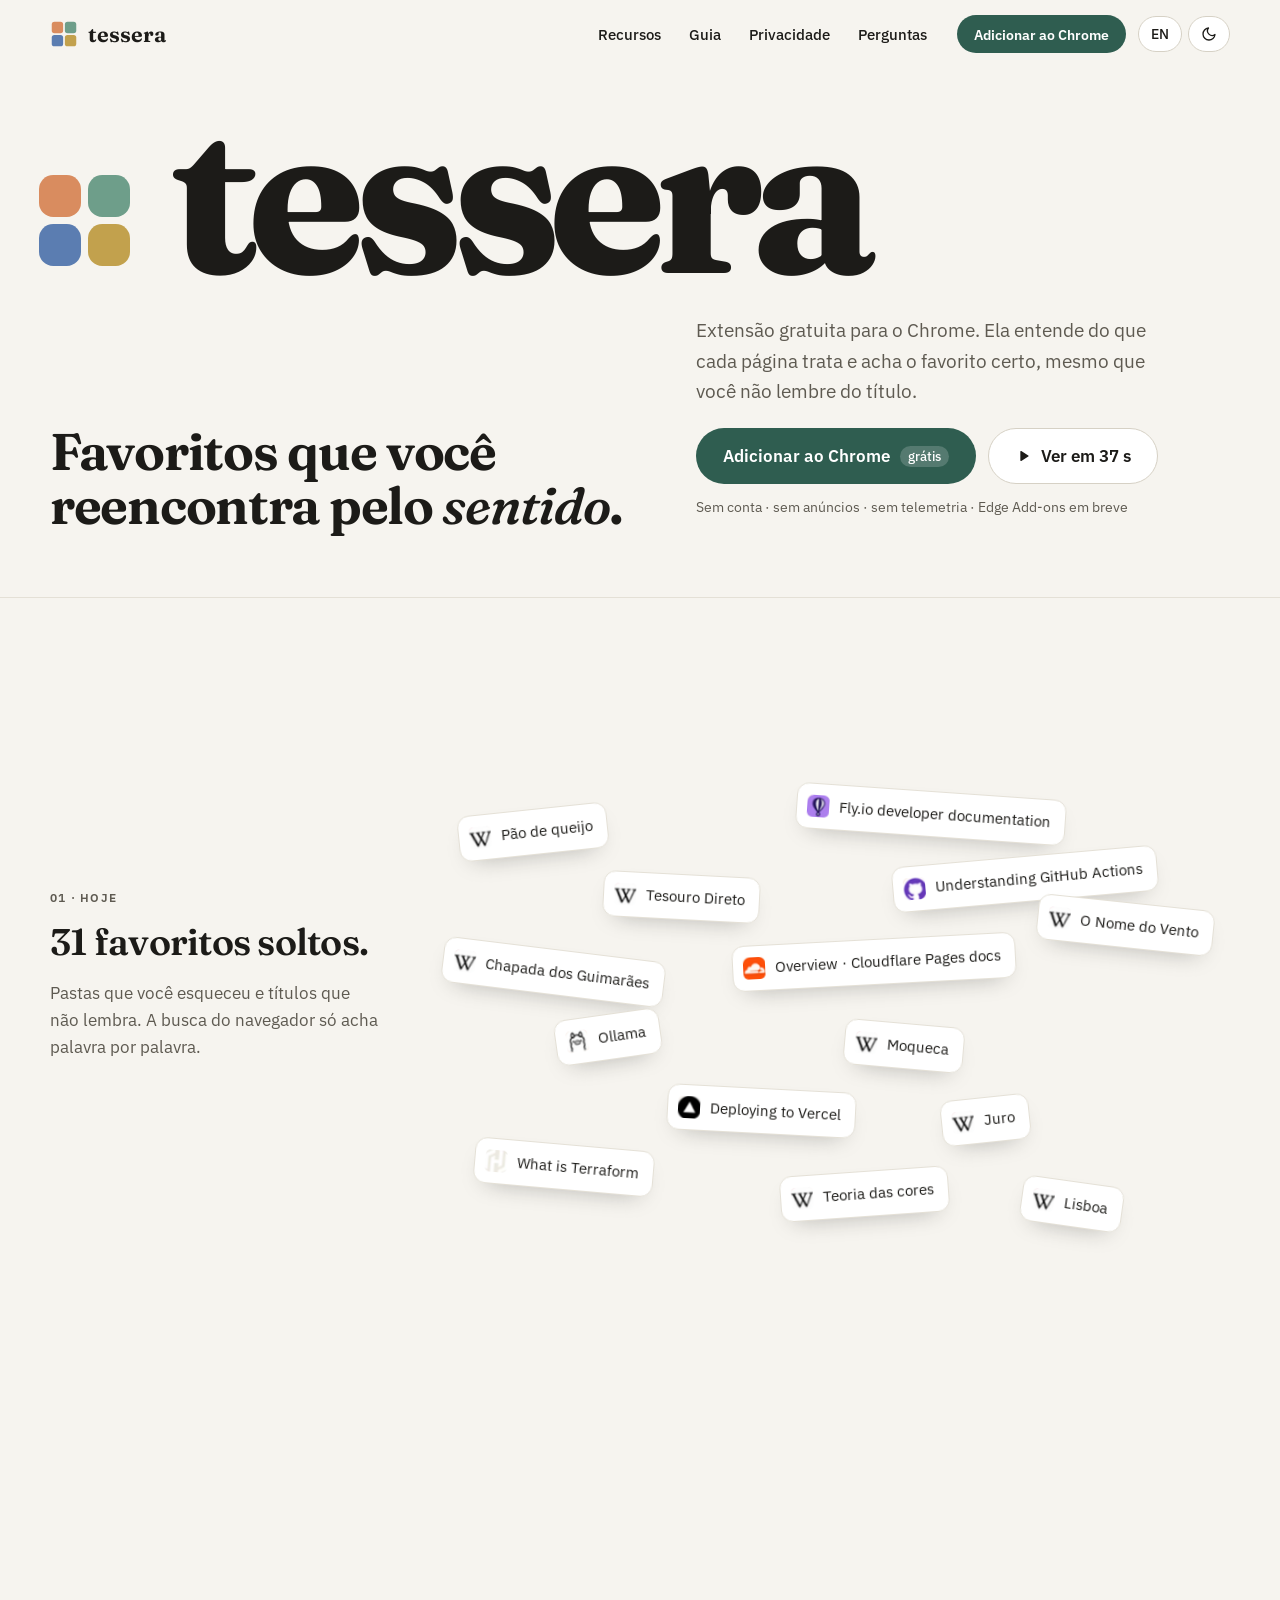
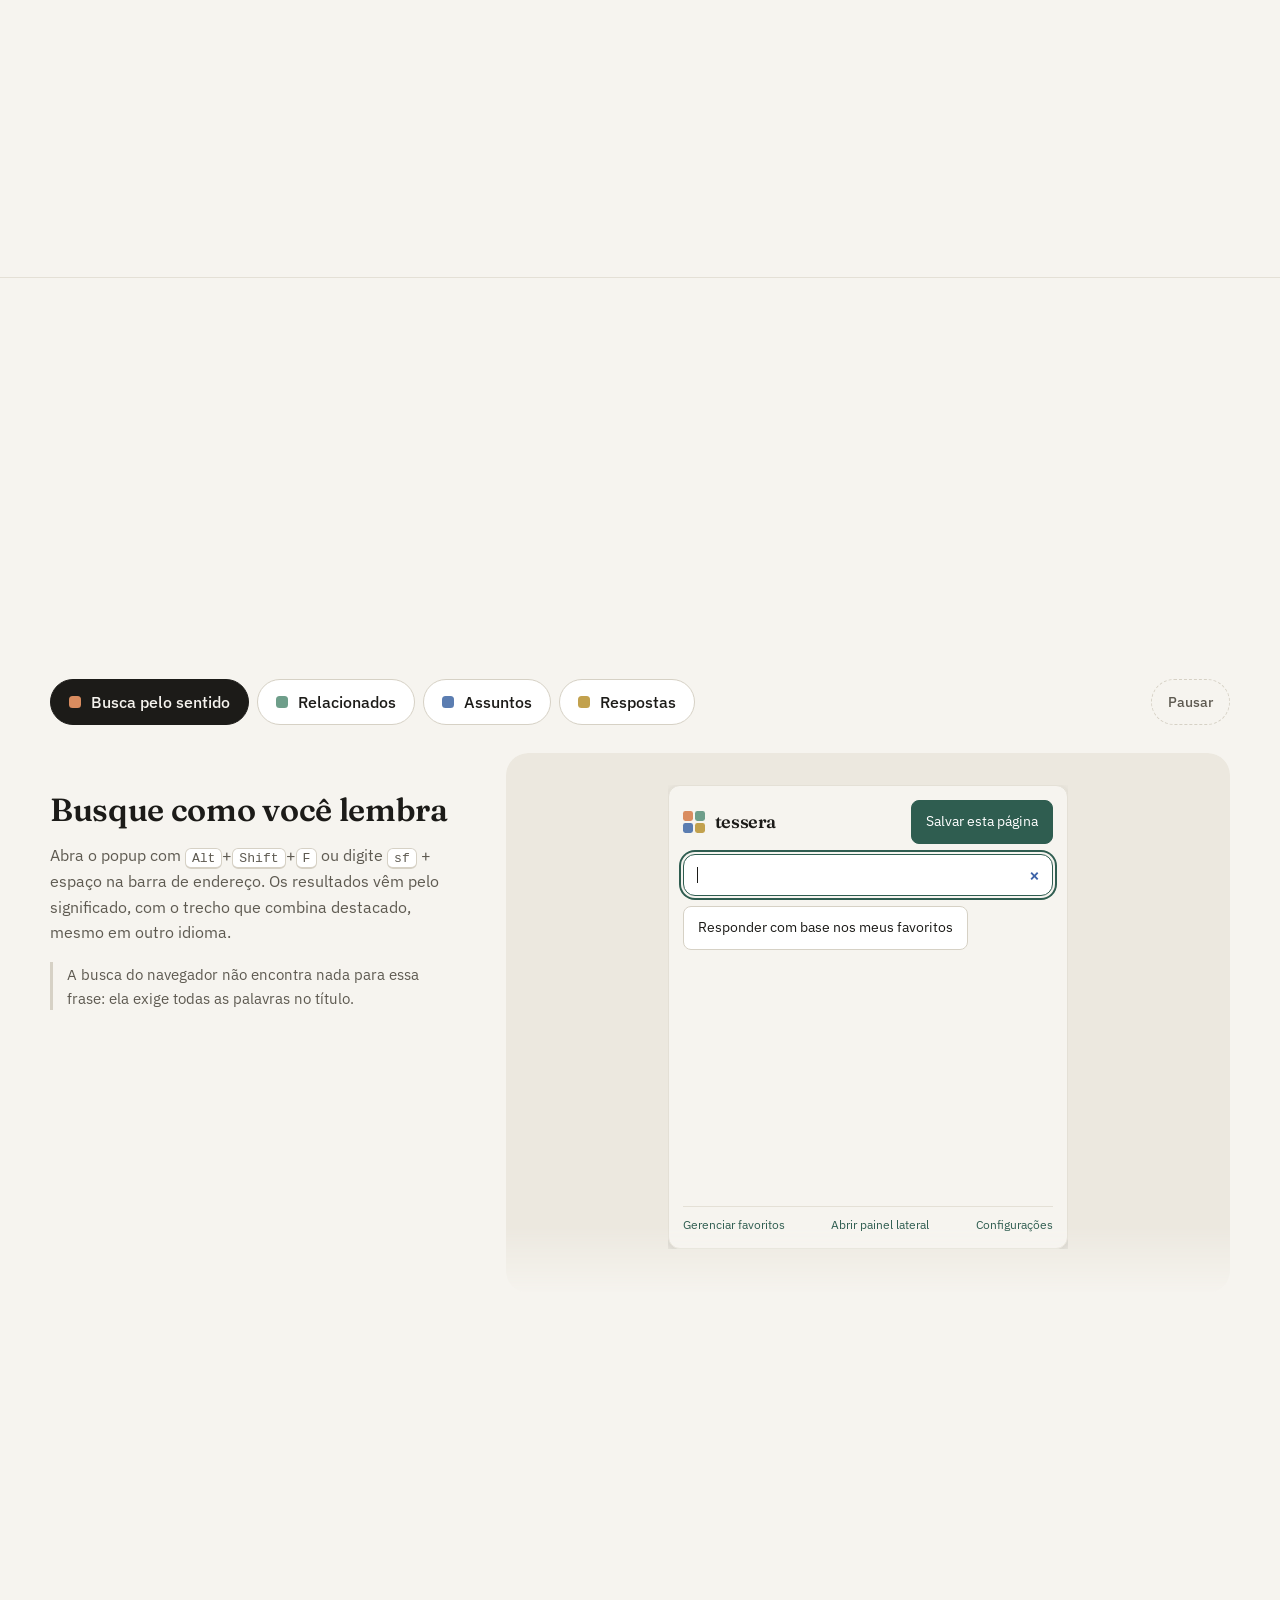
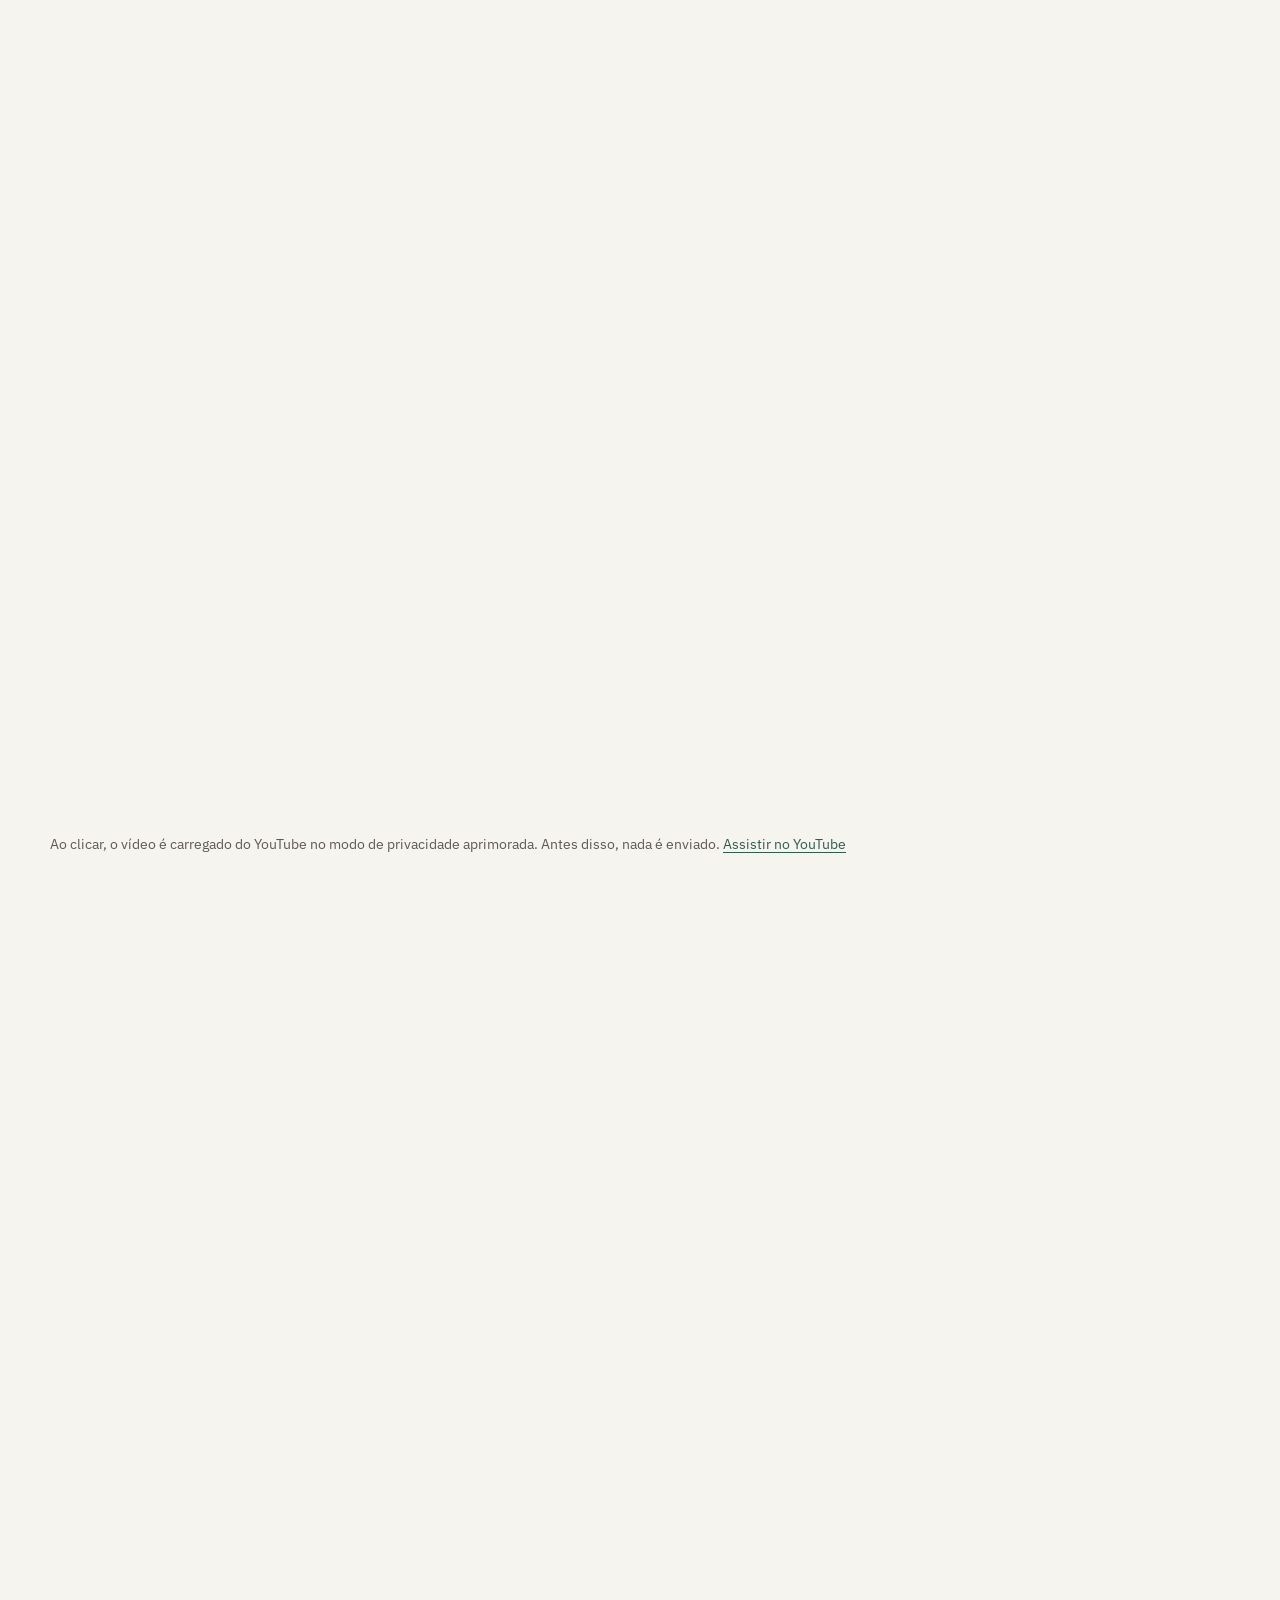
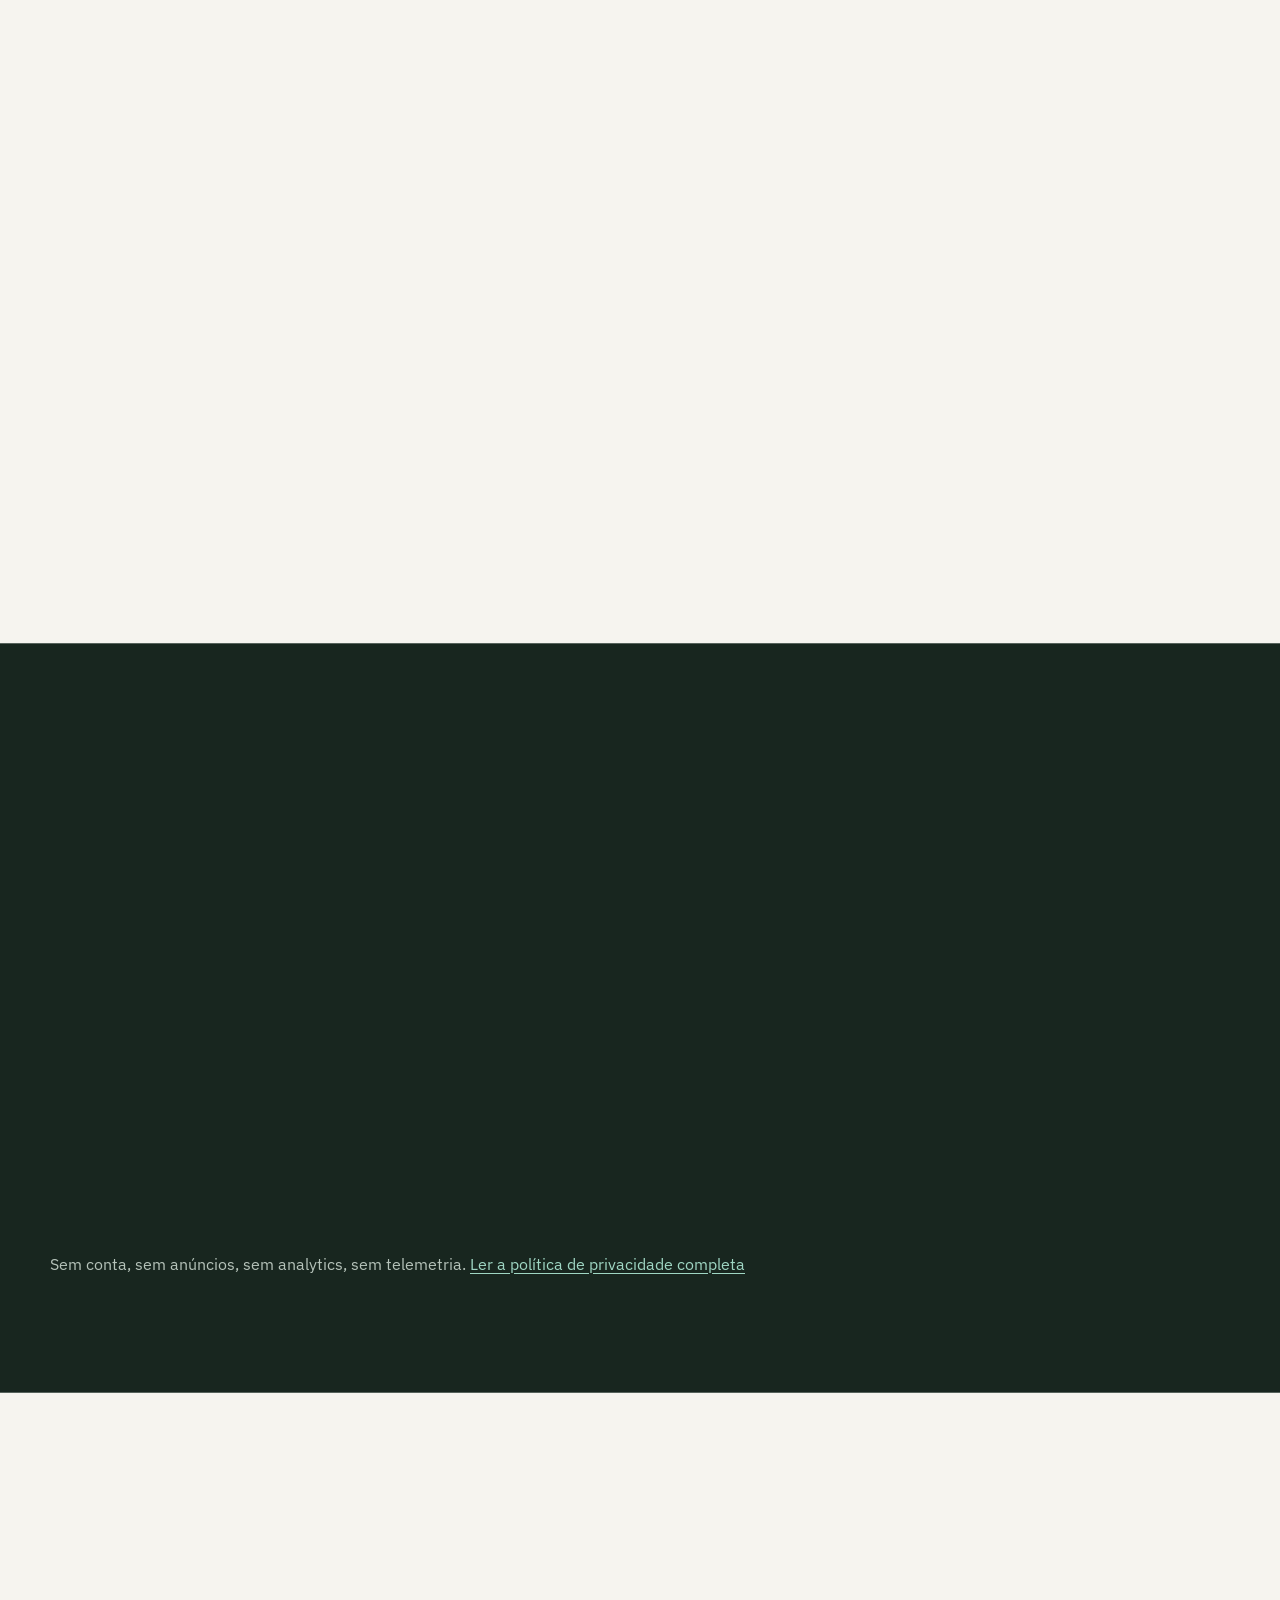
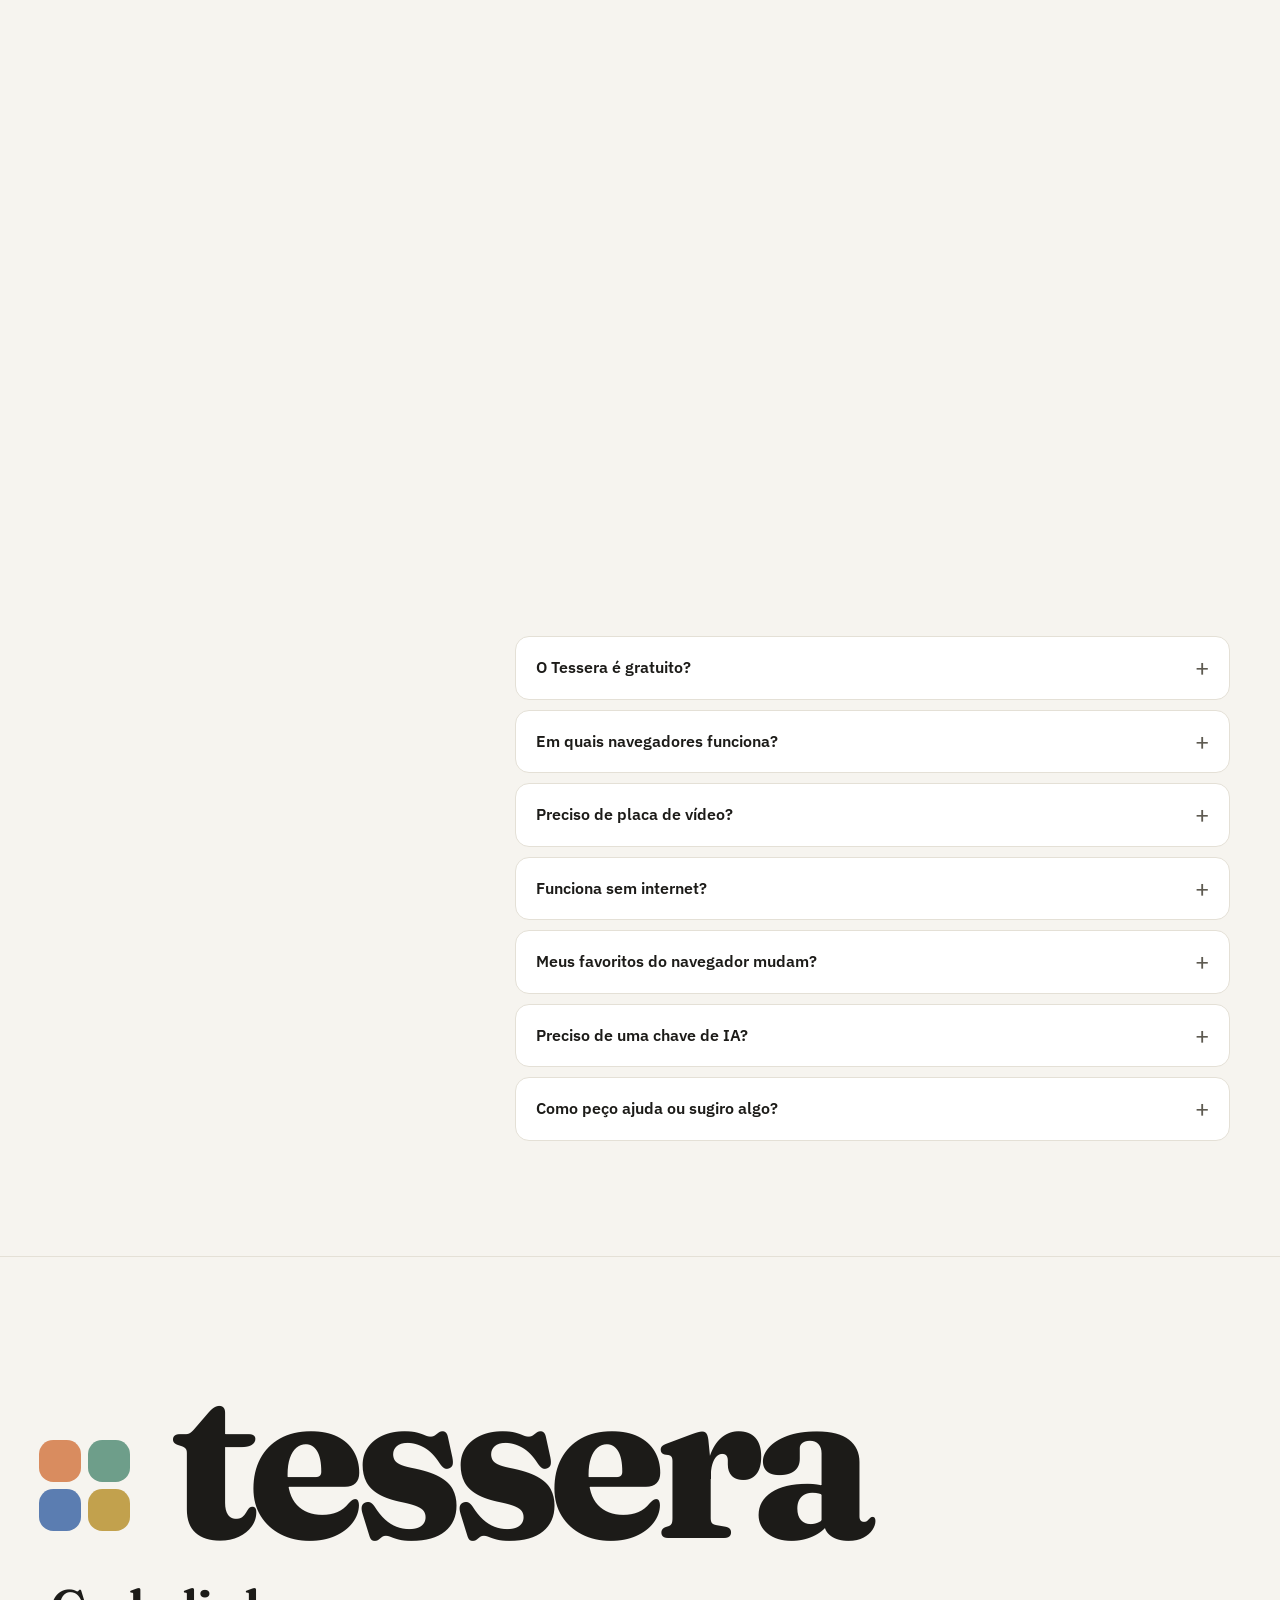
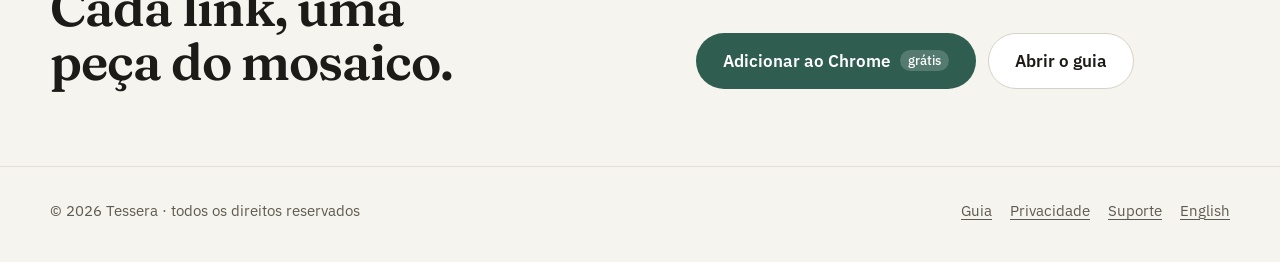
<file: index.html>
<!doctype html>
<html lang="pt-BR">
<head>
  <meta charset="utf-8">
  <meta name="viewport" content="width=device-width, initial-scale=1">
  <meta http-equiv="Content-Security-Policy" content="default-src 'self'; img-src 'self'; style-src 'self'; font-src 'self'; script-src 'self' 'sha256-xH2mcu5pQ/X+diC8rg2Joe4mghK6CAMMzoD2H6qysR8='; frame-src https://www.youtube-nocookie.com; object-src 'none'; base-uri 'none'; form-action 'none'">
  <meta name="referrer" content="no-referrer">
  <title>Tessera — favoritos que você reencontra pelo sentido</title>
  <meta name="description" content="Extensão gratuita para Chrome e Edge: descreva o que precisa e reencontre seus favoritos pelo sentido. Relacionados à página aberta, assuntos automáticos e tudo no seu computador.">
  <link rel="canonical" href="https://casheiro.github.io/tessera/">
  <link rel="alternate" hreflang="pt-BR" href="https://casheiro.github.io/tessera/">
  <link rel="alternate" hreflang="en" href="https://casheiro.github.io/tessera/en/">
  <meta property="og:type" content="website">
  <meta property="og:title" content="Tessera — favoritos que você reencontra pelo sentido">
  <meta property="og:description" content="Busca por significado, relacionados à página aberta e assuntos que nascem dos seus favoritos. Tudo no seu computador.">
  <meta property="og:image" content="https://casheiro.github.io/tessera/assets/img/pt-BR/og.png">
  <meta property="og:locale" content="pt_BR">
  <meta name="twitter:card" content="summary_large_image">
  <meta name="theme-color" content="#f6f4ef">
  <link rel="icon" href="assets/img/tessera.svg" type="image/svg+xml">
  <link rel="icon" href="assets/img/favicon-32.png" sizes="32x32" type="image/png">
  <link rel="apple-touch-icon" href="assets/img/icon-128.png">
  <link rel="preload" href="assets/fonts/fraunces-latin-wght-normal.woff2" as="font" type="font/woff2" crossorigin>
  <link rel="preload" href="assets/fonts/fraunces-latin-wght-italic.woff2" as="font" type="font/woff2" crossorigin>
  <link rel="stylesheet" href="assets/site.css">
  <script>try{var t=localStorage.getItem('tessera-theme');if(t)document.documentElement.dataset.theme=t}catch(e){}</script>
  <script src="assets/site.js" defer></script>
</head>
<body>
  <a class="skip" href="#conteudo">Pular para o conteúdo</a>

  <header class="site-header">
    <div class="wrap">
      <a class="brand" href="./" aria-label="Tessera, página inicial"><img src="assets/img/tessera.svg" alt="" width="28" height="28">tessera</a>
      <nav class="nav" id="nav" aria-label="Principal">
        <a href="#recursos">Recursos</a>
        <a href="guia/">Guia</a>
        <a href="privacidade/">Privacidade</a>
        <a href="#perguntas">Perguntas</a>
      </nav>
      <div class="tools">
        <a class="btn btn-primary btn-sm head-cta" href="https://chromewebstore.google.com/detail/chaphnhnfeidmgclakdmckdgfohoochd">Adicionar ao Chrome</a>
        <a class="chip" href="en/" hreflang="en" lang="en" aria-label="English version">EN</a>
        <button class="chip" type="button" data-theme-toggle aria-label="Tema escuro">
          <svg data-icon="moon" viewBox="0 0 24 24" fill="none" stroke="currentColor" stroke-width="2" stroke-linecap="round" stroke-linejoin="round" aria-hidden="true"><path d="M21 12.8A9 9 0 1 1 11.2 3a7 7 0 0 0 9.8 9.8z"/></svg>
          <svg data-icon="sun" hidden viewBox="0 0 24 24" fill="none" stroke="currentColor" stroke-width="2" stroke-linecap="round" aria-hidden="true"><circle cx="12" cy="12" r="4"/><path d="M12 2v2M12 20v2M4.9 4.9l1.4 1.4M17.7 17.7l1.4 1.4M2 12h2M20 12h2M4.9 19.1l1.4-1.4M17.7 6.3l1.4-1.4"/></svg>
        </button>
        <button class="chip menu-btn" type="button" aria-expanded="false" aria-controls="nav" aria-label="Menu">
          <svg viewBox="0 0 24 24" fill="none" stroke="currentColor" stroke-width="2" stroke-linecap="round" aria-hidden="true"><path d="M4 7h16M4 12h16M4 17h16"/></svg>
        </button>
      </div>
    </div>
  </header>

  <main id="conteudo">
    <section class="hero" aria-labelledby="hero-title">
      <div class="wrap">
        <p class="wordmark" aria-hidden="true"><span class="mark"><i class="c1"></i><i class="c2"></i><i class="c3"></i><i class="c4"></i></span>tessera</p>
        <div class="hero-row">
          <h1 id="hero-title" class="display"><span class="sr-only">Tessera: </span>Favoritos que você reencontra pelo <em>sentido</em>.</h1>
          <div>
            <p class="lede">Extensão gratuita para o Chrome. Ela entende do que cada página trata e acha o favorito certo, mesmo que você não lembre do título.</p>
            <div class="cta">
              <a class="btn btn-primary btn-lg" href="https://chromewebstore.google.com/detail/chaphnhnfeidmgclakdmckdgfohoochd">Adicionar ao Chrome<span class="btn-note">grátis</span></a>
              <a class="btn btn-ghost btn-lg" href="#video"><svg class="play" viewBox="0 0 24 24" aria-hidden="true"><path d="M8 5.5v13a1 1 0 0 0 1.5.86l10.4-6.5a1 1 0 0 0 0-1.72L9.5 4.64A1 1 0 0 0 8 5.5z"/></svg>Ver em 37 s</a>
            </div>
            <p class="fineprint">Sem conta · sem anúncios · sem telemetria · Edge Add-ons em breve</p>
          </div>
        </div>
      </div>
    </section>

    <section class="pile" id="recursos" aria-labelledby="pile-title">
      <h2 id="pile-title" class="sr-only">Como funciona</h2>
      <div class="wrap pile-stage">
        <div class="pile-caps">
          <div class="cap cap0"><p class="label">01 · Hoje</p><h3>31 favoritos soltos.</h3><p>Pastas que você esqueceu e títulos que não lembra. A busca do navegador só acha palavra por palavra.</p></div>
          <div class="cap cap1"><p class="label">02 · Com o Tessera</p><h3>Os assuntos aparecem sozinhos.</h3><p>O modelo de IA, no seu computador, lê cada página e junta o que tem o mesmo sentido. Esta é a tela de Assuntos, igual à da extensão.</p></div>
          <div class="cap cap2"><p class="label">03 · E a busca</p><h3>Você procura do seu jeito.</h3><p>“receita mineira com queijo” encontra o Pão de queijo e a Moqueca, sem você lembrar do título.</p></div>
        </div>
        <div class="pile-board">
          <ul class="loose" aria-hidden="true">
            <li><img src="assets/img/sites/wikipedia.webp" alt="">Pão de queijo</li>
            <li><img src="assets/img/sites/fly.webp" alt="">Fly.io developer documentation</li>
            <li><img src="assets/img/sites/wikipedia.webp" alt="">Tesouro Direto</li>
            <li><img src="assets/img/sites/github.webp" alt="">Understanding GitHub Actions</li>
            <li><img src="assets/img/sites/wikipedia.webp" alt="">Chapada dos Guimarães</li>
            <li><img src="assets/img/sites/cloudflare.webp" alt="">Overview · Cloudflare Pages docs</li>
            <li><img src="assets/img/sites/wikipedia.webp" alt="">O Nome do Vento</li>
            <li><img src="assets/img/sites/ollama.webp" alt="">Ollama</li>
            <li><img src="assets/img/sites/wikipedia.webp" alt="">Moqueca</li>
            <li><img src="assets/img/sites/vercel.webp" alt="">Deploying to Vercel</li>
            <li><img src="assets/img/sites/wikipedia.webp" alt="">Juro</li>
            <li><img src="assets/img/sites/hashicorp.webp" alt="">What is Terraform</li>
            <li><img src="assets/img/sites/wikipedia.webp" alt="">Teoria das cores</li>
            <li><img src="assets/img/sites/wikipedia.webp" alt="">Lisboa</li>
          </ul>
          <div class="fit fit-topics" data-fit="1280" data-fit-sm="520">
            <div class="tx tx-visual tx-screen" role="img" aria-label="Tela de Assuntos da extensão: seis assuntos formados a partir dos favoritos, com Culinária brasileira aberta no painel">
              <div class="tx-rail"><span class="tx-mark"><i></i><i></i><i></i><i></i></span><span class="tx-ri"><svg viewBox="0 0 24 24"><path d="M4 6h16M4 12h10M4 18h16"/></svg></span><span class="tx-ri on"><svg viewBox="0 0 24 24"><rect x="4" y="4" width="7" height="7" rx="2"/><rect x="13" y="4" width="7" height="7" rx="2"/><rect x="4" y="13" width="7" height="7" rx="2"/><rect x="13" y="13" width="7" height="7" rx="2"/></svg></span><span class="tx-ri"><svg viewBox="0 0 24 24"><path d="M9 15l6-6M7 11l-2 2a4 4 0 0 0 6 6l2-2M17 13l2-2a4 4 0 0 0-6-6l-2 2"/></svg></span><span class="tx-ri"><svg viewBox="0 0 24 24"><path d="M5 7h14M10 7V5h4v2M7 7l1 12h8l1-12"/></svg></span><span class="tx-ri tx-gear"><svg viewBox="0 0 24 24"><circle cx="12" cy="12" r="3"/><path d="M19.4 15a1.7 1.7 0 0 0 .3 1.8l.1.1a2 2 0 1 1-2.8 2.8l-.1-.1a1.7 1.7 0 0 0-1.8-.3 1.7 1.7 0 0 0-1 1.5V21a2 2 0 1 1-4 0v-.1a1.7 1.7 0 0 0-1.1-1.5 1.7 1.7 0 0 0-1.8.3l-.1.1a2 2 0 1 1-2.8-2.8l.1-.1a1.7 1.7 0 0 0 .3-1.8 1.7 1.7 0 0 0-1.5-1H3a2 2 0 1 1 0-4h.1a1.7 1.7 0 0 0 1.5-1.1 1.7 1.7 0 0 0-.3-1.8l-.1-.1a2 2 0 1 1 2.8-2.8l.1.1a1.7 1.7 0 0 0 1.8.3H9a1.7 1.7 0 0 0 1-1.5V3a2 2 0 1 1 4 0v.1a1.7 1.7 0 0 0 1 1.5 1.7 1.7 0 0 0 1.8-.3l.1-.1a2 2 0 1 1 2.8 2.8l-.1.1a1.7 1.7 0 0 0-.3 1.8V9a1.7 1.7 0 0 0 1.5 1H21a2 2 0 1 1 0 4h-.1a1.7 1.7 0 0 0-1.5 1z"/></svg></span></div>
              <div class="tx-main">
                <div class="tx-head"><div><p class="tx-title">Assuntos</p><p class="tx-sub">6 assuntos · 18 favoritos · 13 fora de assuntos</p></div><div class="tx-acts"><span class="tx-btn">Novo assunto…</span><span class="tx-btn">Recalcular agrupamentos</span></div></div>
                <div class="tx-seg"><span class="on">Maiores</span><span>A–Z</span><span>Recentes</span></div>
                <div class="tx-grid">
                  <div class="tx-topic terra"><span class="tx-icons"><img src="assets/img/sites/fly.webp" alt=""><img src="assets/img/sites/cloudflare.webp" alt=""><b>R</b><img src="assets/img/sites/vercel.webp" alt=""></span><span class="tx-tname">Devops · Fly</span><span class="tx-count">4</span></div>
                  <div class="tx-topic rose sel"><span class="tx-icons"><img src="assets/img/sites/wikipedia.webp" alt=""><img src="assets/img/sites/wikipedia.webp" alt=""><img src="assets/img/sites/wikipedia.webp" alt=""></span><span class="tx-tname">Culinária brasileira</span><span class="tx-count">3</span></div>
                  <div class="tx-topic terra"><span class="tx-icons"><b>H</b><b></b><img src="assets/img/sites/github.webp" alt=""></span><span class="tx-tname">Devops · GitHub Certifications · Infraestrutura como código</span><span class="tx-count">3</span></div>
                  <div class="tx-topic violet"><span class="tx-icons"><img src="assets/img/sites/wikipedia.webp" alt=""><img src="assets/img/sites/wikipedia.webp" alt=""><img src="assets/img/sites/wikipedia.webp" alt=""></span><span class="tx-tname">Ecoturismo e natureza · Crônica</span><span class="tx-count">3</span></div>
                  <div class="tx-topic sage"><span class="tx-icons"><img src="assets/img/sites/wikipedia.webp" alt=""><img src="assets/img/sites/wikipedia.webp" alt=""><img src="assets/img/sites/wikipedia.webp" alt=""></span><span class="tx-tname">Investimentos</span><span class="tx-count">3</span></div>
                  <div class="tx-topic terra"><span class="tx-icons"><b>A</b><img src="assets/img/sites/ollama.webp" alt=""></span><span class="tx-tname">Ferramentas de ia</span><span class="tx-count">2</span></div>
                </div>
                <div class="tx-none"><span>Sem assunto</span><span class="tx-count">13</span></div>
              </div>
              <div class="tx-panel rose">
                <p class="tx-kicker"><i></i>3 favoritos</p>
                <p class="tx-ptitle">Culinária brasileira</p>
                <p class="tx-chips"><span>Culinária brasileira</span></p>
                <p class="tx-acts"><span class="tx-btn tx-primary">Abrir todos em abas</span><span class="tx-btn">Ver na Biblioteca</span></p>
                <ul class="tx-cards">
                  <li><img src="assets/img/sites/wikipedia.webp" alt=""><b>Pão de queijo</b><span>pt.wikipedia.org</span><i class="tx-open" aria-hidden="true">↗</i></li>
                  <li><img src="assets/img/sites/wikipedia.webp" alt=""><b>Feijoada</b><span>pt.wikipedia.org</span><i class="tx-open" aria-hidden="true">↗</i></li>
                  <li><img src="assets/img/sites/wikipedia.webp" alt=""><b>Moqueca</b><span>pt.wikipedia.org</span><i class="tx-open" aria-hidden="true">↗</i></li>
                </ul>
                <p class="tx-psub">Parecidos</p>
                <p class="tx-pnote">Favoritos fora deste assunto que se parecem com ele.</p>
                <ul class="tx-cards tx-similar">
                  <li><img src="assets/img/sites/wikipedia.webp" alt=""><b>Chapada dos Guimarães</b><span>pt.wikipedia.org</span><span class="tx-btn">Adicionar</span></li>
                  <li><img src="assets/img/sites/wikipedia.webp" alt=""><b>Lisboa</b><span>pt.wikipedia.org</span><span class="tx-btn">Adicionar</span></li>
                </ul>
              </div>
            </div>
          </div>
          <div class="fit fit-pop" data-fit="400">
            <div class="tx tx-popup" role="img" aria-label="Popup do Tessera: a busca “receita mineira com queijo” encontra Pão de queijo e Moqueca">
              <div class="tx-pophead"><span class="tx-brand"><span class="tx-mark"><i></i><i></i><i></i><i></i></span>tessera</span><span class="tx-btn tx-primary">Salvar esta página</span></div>
              <div class="tx-search"><span class="tx-q"><span class="tx-typed">receita mineira com queijo</span></span><span class="tx-clear">×</span></div>
              <span class="tx-btn tx-ask">Responder com base nos meus favoritos</span>
              <ul class="tx-results">
                <li class="tx-res sel"><img src="assets/img/sites/wikipedia.webp" alt=""><div><p class="tx-rt">Pão de queijo</p><p class="tx-rm">pt.wikipedia.org · 01/10/2026</p><p class="tx-rs">Pão de <mark>queijo</mark> Pães de <mark>queijo</mark> Região Minas Gerais Ingrediente(s) principal(is) Polvilho azedo ou doce…</p><p class="tx-tags"><span>panificação</span><span>culinária brasileira</span><span>Pão</span><span>Queijo</span></p></div></li>
                <li class="tx-res"><img src="assets/img/sites/wikipedia.webp" alt=""><div><p class="tx-rt">Moqueca</p><p class="tx-rm">pt.wikipedia.org · 01/10/2026</p><p class="tx-rs">Origem: Wikipédia, a enciclopédia livre.</p><p class="tx-tags"><span>culinária brasileira</span><span>Goiabeiras</span><span>Moqueca</span></p></div></li>
              </ul>
              <div class="tx-popfoot"><span>Gerenciar favoritos</span><span>Abrir painel lateral</span><span>Configurações</span></div>
            </div>
          </div>
        </div>
      </div>
    </section>

    <section class="section" id="experimente" aria-labelledby="exp-title">
      <div class="wrap">
        <header class="section-head" data-reveal>
          <p class="label">Experimente</p>
          <h2 id="exp-title" class="display-l">As quatro peças, como na extensão</h2>
          <p>Cada tela abaixo reproduz a interface real do Tessera, com os favoritos e os resultados do vídeo.</p>
        </header>
        <div class="demo" data-demo>
          <div class="demo-bar">
            <div class="demo-tabs" role="tablist" aria-label="Peças do Tessera">
            <button class="demo-tab c1" role="tab" id="dt-busca" aria-controls="dp-busca" aria-selected="true"><i></i><span>Busca pelo sentido</span></button>
            <button class="demo-tab c2" role="tab" id="dt-rel" aria-controls="dp-rel" aria-selected="false" tabindex="-1"><i></i><span>Relacionados</span></button>
            <button class="demo-tab c3" role="tab" id="dt-ass" aria-controls="dp-ass" aria-selected="false" tabindex="-1"><i></i><span>Assuntos</span></button>
            <button class="demo-tab c4" role="tab" id="dt-resp" aria-controls="dp-resp" aria-selected="false" tabindex="-1"><i></i><span>Respostas</span></button>
            </div>
            <button class="demo-pause" type="button" data-demo-pause>Pausar</button>
          </div>

          <div class="demo-panel" role="tabpanel" tabindex="0" id="dp-busca" aria-labelledby="dt-busca">
            <div class="demo-copy">
              <h3>Busque como você lembra</h3>
              <p>Abra o popup com <kbd>Alt</kbd>+<kbd>Shift</kbd>+<kbd>F</kbd> ou digite <kbd>sf</kbd> + espaço na barra de endereço. Os resultados vêm pelo significado, com o trecho que combina destacado, mesmo em outro idioma.</p>
              <p class="demo-note">A busca do navegador não encontra nada para essa frase: ela exige todas as palavras no título.</p>
            </div>
            <div class="demo-shot demo-shot-pop">
              <div class="fit" data-fit="400">
                <div class="tx tx-popup" role="img" aria-label="Popup do Tessera: a busca “receita mineira com queijo” encontra Pão de queijo e Moqueca">
                  <div class="tx-pophead"><span class="tx-brand"><span class="tx-mark"><i></i><i></i><i></i><i></i></span>tessera</span><span class="tx-btn tx-primary">Salvar esta página</span></div>
                  <div class="tx-search"><span class="tx-q"><span class="tx-typed" data-type>receita mineira com queijo</span><span class="tx-caret"></span></span><span class="tx-clear">×</span></div>
                  <span class="tx-btn tx-ask">Responder com base nos meus favoritos</span>
                  <ul class="tx-results">
                    <li class="tx-res sel" data-step><img src="assets/img/sites/wikipedia.webp" alt=""><div><p class="tx-rt">Pão de queijo</p><p class="tx-rm">pt.wikipedia.org · 01/10/2026</p><p class="tx-rs">Pão de <mark>queijo</mark> Pães de <mark>queijo</mark> Região Minas Gerais Ingrediente(s) principal(is) Polvilho azedo ou doce…</p><p class="tx-tags"><span>panificação</span><span>culinária brasileira</span><span>Pão</span><span>Queijo</span></p></div></li>
                    <li class="tx-res" data-step><img src="assets/img/sites/wikipedia.webp" alt=""><div><p class="tx-rt">Moqueca</p><p class="tx-rm">pt.wikipedia.org · 01/10/2026</p><p class="tx-rs">Origem: Wikipédia, a enciclopédia livre.</p><p class="tx-tags"><span>culinária brasileira</span><span>Goiabeiras</span><span>Moqueca</span></p></div></li>
                  </ul>
                  <div class="tx-popfoot"><span>Gerenciar favoritos</span><span>Abrir painel lateral</span><span>Configurações</span></div>
                </div>
              </div>
            </div>
          </div>

          <div class="demo-panel" role="tabpanel" tabindex="0" id="dp-rel" aria-labelledby="dt-rel">
            <div class="demo-copy">
              <h3>O que você já guardou aparece sozinho</h3>
              <p>Abra o painel lateral em qualquer site e veja, sem digitar nada, os seus favoritos sobre o mesmo assunto. Trocou de aba, a lista acompanha.</p>
              <p class="demo-note">A página aberta é lida só para comparar. Nada é enviado.</p>
            </div>
            <div class="demo-shot">
              <div class="fit" data-fit="760" data-fit-sm="400">
                <div class="tx tx-browser" role="img" aria-label="Painel lateral do Tessera ao lado da documentação do Cloudflare Workers, com cinco favoritos relacionados">
                  <div class="tx-page">
                    <p class="tx-url">developers.cloudflare.com/workers/</p>
                    <p class="tx-ptitle2">Cloudflare Workers</p>
                    <span class="tx-line w90"></span><span class="tx-line w75"></span><span class="tx-line w82"></span><span class="tx-line w60"></span><span class="tx-line w88"></span><span class="tx-line w70"></span>
                  </div>
                  <div class="tx-side">
                    <div class="tx-sidehead"><span class="tx-brand"><span class="tx-mark"><i></i><i></i><i></i><i></i></span>tessera</span><span class="tx-links"><span>Gerenciar favoritos</span><span>Configurações</span></span></div>
                    <div class="tx-search"><span class="tx-ph">Descreva o que você procura…</span></div>
                    <p class="tx-sectitle">Relacionados a esta página</p>
                    <ul class="tx-results">
                      <li class="tx-res" data-step><img src="assets/img/sites/cloudflare.webp" alt=""><div><p class="tx-rt">Overview · Cloudflare Pages docs</p><p class="tx-rm">developers.cloudflare.com · 01/10/2026</p><p class="tx-rs">Home /Pages Create full-stack applications that are instantly deployed to the Cloudflare global network.</p><p class="tx-tags"><span>devops</span><span>Cloudflare Pages</span><span>CloudflareDev</span></p></div></li>
                      <li class="tx-res" data-step><b class="tx-fb">R</b><div><p class="tx-rt">Docs + Quickstarts | Render</p><p class="tx-rm">render.com · 01/10/2026</p><p class="tx-rs">Node.js Express Puppeteer Next.js Redwood Blitz ElysiaJS Remix Hapi NuxtJS Strapi SvelteKit Fastify…</p><p class="tx-tags"><span>devops</span><span>SvelteKit</span><span>Sidekiq</span></p></div></li>
                      <li class="tx-res" data-step><img src="assets/img/sites/vercel.webp" alt=""><div><p class="tx-rt">Deploying to Vercel</p><p class="tx-rm">vercel.com · 01/10/2026</p><p class="tx-rs">Vercel detects your framework and builds it, or deploys your files as-is when there's no framework.</p><p class="tx-tags"><span>devops</span><span>front-end</span><span>Vercel CLI</span><span>Deployments</span></p></div></li>
                      <li class="tx-res" data-step><img src="assets/img/sites/hashicorp.webp" alt=""><div><p class="tx-rt">What is Terraform</p><p class="tx-rm">developer.hashicorp.com · 01/10/2026</p><p class="tx-rs">Manage any infrastructure Find providers for many of the platforms and services you already use in the…</p><p class="tx-tags"><span>infraestrutura como código</span><span>devops</span><span>Terraform</span><span>HashiCorp</span></p></div></li>
                      <li class="tx-res" data-step><img src="assets/img/sites/fly.webp" alt=""><div><p class="tx-rt">Fly.io developer documentation</p><p class="tx-rm">docs.fly.io · 01/10/2026</p><p class="tx-rs">Check out the installation guide Step 2: Run fly launch Explore Fly.io by features Fly Machines Fly Volumes…</p></div></li>
                    </ul>
                  </div>
                </div>
              </div>
            </div>
          </div>

          <div class="demo-panel" role="tabpanel" tabindex="0" id="dp-ass" aria-labelledby="dt-ass">
            <div class="demo-copy">
              <h3>Assuntos que nascem dos seus favoritos</h3>
              <p>Não há lista de categorias pronta. O Tessera agrupa o que os favoritos têm em comum e tira o nome dos próprios membros.</p>
              <p class="demo-note">Crie assuntos seus, veja “Parecidos” para completar e abra um assunto inteiro em abas.</p>
            </div>
            <div class="demo-shot">
              <div class="fit" data-fit="1280" data-fit-sm="520" data-clone="fit-topics"></div>
            </div>
          </div>

          <div class="demo-panel" role="tabpanel" tabindex="0" id="dp-resp" aria-labelledby="dt-resp">
            <div class="demo-copy">
              <h3>Pergunte e receba a resposta com as fontes</h3>
              <p>Opcional, com a sua chave de um serviço de IA (Anthropic, OpenAI, DeepSeek, Ollama ou compatível). A resposta cita o favorito usado, e, sem base suficiente, diz que não encontrou.</p>
              <p class="demo-note">Você autoriza cada finalidade e define um limite de gasto por mês.</p>
            </div>
            <div class="demo-shot">
              <div class="fit" data-fit="1280" data-fit-sm="480">
                <div class="tx tx-screen tx-lib" role="img" aria-label="Biblioteca do Tessera respondendo “onde investir com segurança e juros” com citações de Tesouro Direto e Juro">
                  <div class="tx-nav">
                    <span class="tx-brand big"><span class="tx-mark"><i></i><i></i><i></i><i></i></span>tessera</span>
                    <span class="tx-navlbl">Buscar pelo sentido</span>
                    <span class="tx-input"><span class="tx-typed" data-type>onde investir com segurança e juros</span><span class="tx-caret"></span></span>
                    <span class="tx-ni on"><svg viewBox="0 0 24 24"><path d="M4 6h16M4 12h10M4 18h16"/></svg>Biblioteca<em>31</em></span>
                    <span class="tx-ni"><svg viewBox="0 0 24 24"><rect x="4" y="4" width="7" height="7" rx="2"/><rect x="13" y="4" width="7" height="7" rx="2"/><rect x="4" y="13" width="7" height="7" rx="2"/><rect x="13" y="13" width="7" height="7" rx="2"/></svg>Assuntos</span>
                    <span class="tx-ni"><svg viewBox="0 0 24 24"><path d="M9 15l6-6M7 11l-2 2a4 4 0 0 0 6 6l2-2M17 13l2-2a4 4 0 0 0-6-6l-2 2"/></svg>Links quebrados<em>0</em></span>
                    <span class="tx-ni"><svg viewBox="0 0 24 24"><path d="M5 7h14M10 7V5h4v2M7 7l1 12h8l1-12"/></svg>Lixeira<em>0</em></span>
                  <span class="tx-ni tx-navfoot"><svg viewBox="0 0 24 24"><circle cx="12" cy="12" r="3"/><circle cx="12" cy="12" r="8"/></svg>Configurações</span></div>
                  <div class="tx-main">
                    <div class="tx-head"><p class="tx-title">Biblioteca</p><span class="tx-btn">Importar do navegador</span></div>
                    <div class="tx-filters"><span class="wide">Todos os assuntos</span><span>Todas as tags</span><span>Todas as coleções</span></div>
                    <div class="tx-filters"><span>Todos os sites</span><em>De</em><span class="date">dd/mm/aaaa</span><em>até</em><span class="date">dd/mm/aaaa</span></div>
                    <p class="tx-answer" data-step>Nos seus favoritos, comece por Tesouro Direto [<u>1</u>] e compare com Juro [<u>2</u>]: os dois explicam onde aplicar o dinheiro, quanto ele rende e quais são os riscos.</p>
                    <div class="tx-sources" data-step><p>Favoritos enviados como base</p><ol><li>Tesouro Direto</li><li>Juro</li><li>Fundo de investimento</li></ol></div>
                    <div class="tx-libcols"><div>
                    <p class="tx-count2"><i class="tx-cb"></i>3 favoritos</p>
                    <ul class="tx-list" data-step>
                      <li><i class="tx-cb"></i><img src="assets/img/sites/wikipedia.webp" alt=""><div><p class="tx-rt">Tesouro Direto</p><p class="tx-rm">pt.wikipedia.org · 01/10/2026 · Finanças</p><p class="tx-tags"><span>investimentos</span><span>Tesouro Direto</span><span>Tesouro Nacional</span></p></div></li>
                      <li><i class="tx-cb"></i><img src="assets/img/sites/wikipedia.webp" alt=""><div><p class="tx-rt">Juro</p><p class="tx-rm">pt.wikipedia.org · 01/10/2026 · Finanças</p><p class="tx-tags"><span>crédito e dívidas</span><span>Lívio História</span><span>Libor</span></p></div></li>
                      <li><i class="tx-cb"></i><img src="assets/img/sites/wikipedia.webp" alt=""><div><p class="tx-rt">Fundo de investimento</p><p class="tx-rm">pt.wikipedia.org · 01/10/2026 · Finanças</p><p class="tx-tags"><span>investimentos</span><span>Fundos</span></p></div></li>
                    </ul>
                    </div><p class="tx-detail">Selecione um favorito para ver e editar.</p></div>
                  </div>
                </div>
              </div>
            </div>
          </div>
        </div>
      </div>
    </section>

    <section class="section video-section" id="video" aria-labelledby="video-title">
      <div class="wrap">
        <header class="section-head" data-reveal>
          <p class="label">Em movimento</p>
          <h2 id="video-title" class="display-l">Veja tudo em 37 segundos</h2>
          <p>Gravado com a extensão de verdade: o modelo de IA, as páginas e os resultados são reais.</p>
        </header>
        <div class="video" data-video="ELk3hmdEfRk" data-hl="pt-BR" data-title="Vídeo de apresentação do Tessera" data-reveal>
          <button class="video-play" type="button" aria-label="Assistir ao vídeo de apresentação do Tessera, com narração e legendas">
            <img src="assets/img/pt-BR/video-poster.webp" width="1920" height="1080" loading="lazy" alt="">
            <span class="play-badge" aria-hidden="true"><svg viewBox="0 0 24 24"><path d="M8 5.5v13a1 1 0 0 0 1.5.86l10.4-6.5a1 1 0 0 0 0-1.72L9.5 4.64A1 1 0 0 0 8 5.5z"/></svg></span>
            <span class="video-meta">0:37 · narração e legendas</span>
          </button>
        </div>
        <p class="video-note">Ao clicar, o vídeo é carregado do YouTube no modo de privacidade aprimorada. Antes disso, nada é enviado. <a href="https://youtu.be/ELk3hmdEfRk">Assistir no YouTube</a></p>
      </div>
    </section>

    <section class="section" aria-labelledby="mais-title">
      <div class="wrap">
        <header class="section-head" data-reveal>
          <p class="label">E mais</p>
          <h2 id="mais-title" class="display-l">Tudo o que uma boa biblioteca precisa</h2>
        </header>
        <div class="bento">
          <article class="cell cell-org" data-reveal>
            <span class="icon"><svg viewBox="0 0 24 24" fill="none" stroke="currentColor" stroke-width="2" stroke-linecap="round" stroke-linejoin="round" aria-hidden="true"><path d="M20.6 13.4 13.4 20.6a2 2 0 0 1-2.8 0L3 13V3h10l7.6 7.6a2 2 0 0 1 0 2.8z"/><circle cx="7.5" cy="7.5" r="1.5"/></svg></span>
            <h3>Organiza sozinho</h3>
            <p>Cada favorito ganha tags de assunto, um resumo e uma coleção sugerida. Você não preenche nada.</p>
            <p class="tag-demo"><span class="src">Pão de queijo</span><span class="tag">panificação</span><span class="tag">culinária brasileira</span><span class="tag">Pão</span><span class="tag">Queijo</span></p>
          </article>
          <article class="cell cell-imp" data-reveal>
            <span class="icon"><svg viewBox="0 0 24 24" fill="none" stroke="currentColor" stroke-width="2" stroke-linecap="round" stroke-linejoin="round" aria-hidden="true"><path d="M12 3v12M7 10l5 5 5-5M5 21h14"/></svg></span>
            <h3>Traz o que você já tem</h3>
            <p>Importe os favoritos do Chrome ou do Edge em um clique. A árvore original do navegador nunca é alterada.</p>
          </article>
          <article class="cell cell-keys" data-reveal>
            <span class="icon"><svg viewBox="0 0 24 24" fill="none" stroke="currentColor" stroke-width="2" stroke-linecap="round" stroke-linejoin="round" aria-hidden="true"><rect x="2" y="6" width="20" height="12" rx="2"/><path d="M6 10h.01M10 10h.01M14 10h.01M18 10h.01M7 14h10"/></svg></span>
            <h3>Atalhos</h3>
            <dl class="keys">
              <div><dt><kbd>Alt</kbd>+<kbd>Shift</kbd>+<kbd>S</kbd></dt><dd>salva a página</dd></div>
              <div><dt><kbd>Alt</kbd>+<kbd>Shift</kbd>+<kbd>F</kbd></dt><dd>abre a busca</dd></div>
              <div><dt><kbd>sf</kbd> + espaço</dt><dd>busca na barra de endereço</dd></div>
            </dl>
          </article>
          <article class="cell cell-look" data-reveal>
            <div class="cell-text">
              <h3>Do seu jeito</h3>
              <p>Três aparências: <strong>Calma</strong> (espaço e leitura), <strong>Densa</strong> (muitos favoritos por tela)
                e <strong>Visual</strong> (peças com a cor do assunto). Em claro, escuro ou seguindo o sistema, em português e inglês.</p>
            </div>
            <figure class="cell-shot"><img src="assets/img/pt-BR/aparencias.webp" width="1280" height="800" loading="lazy" alt="Biblioteca na aparência Densa, no modo escuro"></figure>
          </article>
          <article class="cell cell-sug" data-reveal>
            <span class="icon"><svg viewBox="0 0 24 24" fill="none" stroke="currentColor" stroke-width="2" stroke-linecap="round" stroke-linejoin="round" aria-hidden="true"><path d="M12 5v14M5 12h14"/></svg></span>
            <h3>Sugestões</h3>
            <p class="opt-line">Opcional</p>
            <p>Um “+” discreto avisa quando uma página que você visita sempre merece ser salva. Só contadores, sem o endereço.</p>
          </article>
          <article class="cell cell-his" data-reveal>
            <span class="icon"><svg viewBox="0 0 24 24" fill="none" stroke="currentColor" stroke-width="2" stroke-linecap="round" stroke-linejoin="round" aria-hidden="true"><path d="M3 12a9 9 0 1 0 3-6.7L3 8"/><path d="M3 3v5h5M12 7v5l3 2"/></svg></span>
            <h3>Histórico na busca</h3>
            <p class="opt-line">Opcional</p>
            <p>Páginas dos últimos 90 dias aparecem marcadas na busca, com “Salvar” em um clique. Desligar apaga tudo.</p>
          </article>
          <article class="cell cell-lnk" data-reveal>
            <span class="icon"><svg viewBox="0 0 24 24" fill="none" stroke="currentColor" stroke-width="2" stroke-linecap="round" stroke-linejoin="round" aria-hidden="true"><path d="M10 13a5 5 0 0 0 7.5.5l3-3a5 5 0 0 0-7-7l-1.7 1.7"/><path d="M14 11a5 5 0 0 0-7.5-.5l-3 3a5 5 0 0 0 7 7l1.7-1.7"/></svg></span>
            <h3>Links quebrados e lixeira</h3>
            <p>Verifique seus favoritos e veja o motivo de cada falha. Lixeira de 30 dias; exporte e importe tudo em JSON.</p>
          </article>
        </div>
      </div>
    </section>

    <section class="section privacy" id="privacidade" aria-labelledby="priv-title">
      <div class="wrap">
        <header class="section-head" data-reveal>
          <p class="label">Privacidade</p>
          <h2 id="priv-title" class="display-l">Não existe “nós” no caminho</h2>
          <p>O Tessera não tem servidor. Seus dados não passam por ninguém porque não há para onde passar.</p>
        </header>
        <div class="boundary" data-reveal>
          <div class="inside">
            <h3><svg viewBox="0 0 24 24" fill="none" stroke="currentColor" stroke-width="2" stroke-linecap="round" stroke-linejoin="round" aria-hidden="true"><rect x="3" y="4" width="18" height="12" rx="2"/><path d="M2 20h20"/></svg>Fica no seu computador</h3>
            <ul>
              <li>Seus favoritos, o texto das páginas e a organização.</li>
              <li>O modelo de IA, que roda no navegador.</li>
              <li>A chave do seu serviço de IA, se você usar uma.</li>
            </ul>
          </div>
          <div class="outside">
            <h3>Só sai se você pedir</h3>
            <ul>
              <li>A leitura das páginas que você salvou.</li>
              <li>O download do modelo de IA, uma única vez.</li>
              <li>A verificação de links, quando você pede.</li>
              <li>O serviço de IA que <em>você</em> configurou, só nas finalidades que você permitiu. Sites de bancos e saúde nunca são enviados.</li>
            </ul>
          </div>
        </div>
        <p class="privacy-foot">Sem conta, sem anúncios, sem analytics, sem telemetria. <a href="privacidade/">Ler a política de privacidade completa</a></p>
      </div>
    </section>

    <section class="section" id="comecar" aria-labelledby="comecar-title">
      <div class="wrap">
        <header class="section-head" data-reveal>
          <p class="label">Começar</p>
          <h2 id="comecar-title" class="display-l">Pronto em três passos</h2>
          <p>Sem cadastro. O guia mostra cada tela em detalhe.</p>
        </header>
        <ol class="steps">
          <li data-reveal><strong>Instale e fixe o ícone</strong><span>Pela Chrome Web Store. No Edge, em breve.</span></li>
          <li data-reveal><strong>Deixe o modelo baixar uma vez</strong><span>Cerca de 200 MB, na primeira abertura. Depois, tudo roda no seu computador.</span></li>
          <li data-reveal><strong>Importe seus favoritos</strong><span>Biblioteca → Importar. Em minutos, a busca pelo sentido já funciona.</span></li>
        </ol>
        <div class="cta" data-reveal>
          <a class="btn btn-primary btn-lg" href="https://chromewebstore.google.com/detail/chaphnhnfeidmgclakdmckdgfohoochd">Adicionar ao Chrome<span class="btn-note">grátis</span></a>
          <a class="btn btn-ghost btn-lg" href="guia/">Abrir o guia completo</a>
        </div>
      </div>
    </section>

    <section class="section" id="perguntas" aria-labelledby="faq-title">
      <div class="wrap faq-layout">
        <header class="section-head faq-head" data-reveal>
          <p class="label">Dúvidas</p>
          <h2 id="faq-title" class="display-l">Perguntas frequentes</h2>
          <p>Não achou a sua? O <a href="guia/">guia</a> explica cada tela em detalhe.</p>
        </header>
        <div class="faq">
          <details>
            <summary>O Tessera é gratuito?</summary>
            <div><p>Sim. Sem plano pago, sem anúncios e sem conta. Se você usar um serviço de IA com a sua chave, o custo
              desse serviço é cobrado por ele, e o Tessera ajuda a controlar com um limite mensal.</p></div>
          </details>
          <details>
            <summary>Em quais navegadores funciona?</summary>
            <div><p>Google Chrome e Microsoft Edge no computador (Windows, macOS e Linux).</p></div>
          </details>
          <details>
            <summary>Preciso de placa de vídeo?</summary>
            <div><p>Não. Com uma placa compatível, o Tessera usa um modelo maior e mais preciso (EmbeddingGemma); sem ela,
              usa um modelo menor que roda no processador.</p></div>
          </details>
          <details>
            <summary>Funciona sem internet?</summary>
            <div><p>Depois que o modelo é baixado, buscar e organizar funcionam sem internet. A conexão só é usada para ler
              páginas novas, verificar links e — se você ligar — o serviço de IA.</p></div>
          </details>
          <details>
            <summary>Meus favoritos do navegador mudam?</summary>
            <div><p>Não. O Tessera só lê a árvore de favoritos para importar e acompanhar os novos. Ela nunca é alterada.</p></div>
          </details>
          <details>
            <summary>Preciso de uma chave de IA?</summary>
            <div><p>Não. A busca pelo sentido, os relacionados e a organização funcionam com a IA local. A chave é só para
              quem quer tags mais ricas e respostas com citações.</p></div>
          </details>
          <details>
            <summary>Como peço ajuda ou sugiro algo?</summary>
            <div><p>Abra uma conversa em <a href="https://github.com/casheiro/tessera/issues">github.com/casheiro/tessera/issues</a>.
              Não inclua dados pessoais nem a sua chave de API.</p></div>
          </details>
        </div>
      </div>
    </section>

    <section class="closing" aria-labelledby="closing-title">
      <div class="wrap">
        <p class="wordmark" aria-hidden="true"><span class="mark"><i class="c1"></i><i class="c2"></i><i class="c3"></i><i class="c4"></i></span>tessera</p>
        <div class="hero-row">
          <h2 id="closing-title" class="display-l">Cada link, uma peça do mosaico.</h2>
          <div class="cta">
            <a class="btn btn-primary btn-lg" href="https://chromewebstore.google.com/detail/chaphnhnfeidmgclakdmckdgfohoochd">Adicionar ao Chrome<span class="btn-note">grátis</span></a>
            <a class="btn btn-ghost btn-lg" href="guia/">Abrir o guia</a>
          </div>
        </div>
      </div>
    </section>
  </main>

  <footer class="site-footer">
    <div class="wrap">
      <span>© 2026 Tessera · todos os direitos reservados</span>
      <nav aria-label="Rodapé">
        <a href="guia/">Guia</a>
        <a href="privacidade/">Privacidade</a>
        <a href="https://github.com/casheiro/tessera/issues">Suporte</a>
        <a href="en/" hreflang="en" lang="en">English</a>
      </nav>
    </div>
  </footer>
</body>
</html>
</file>
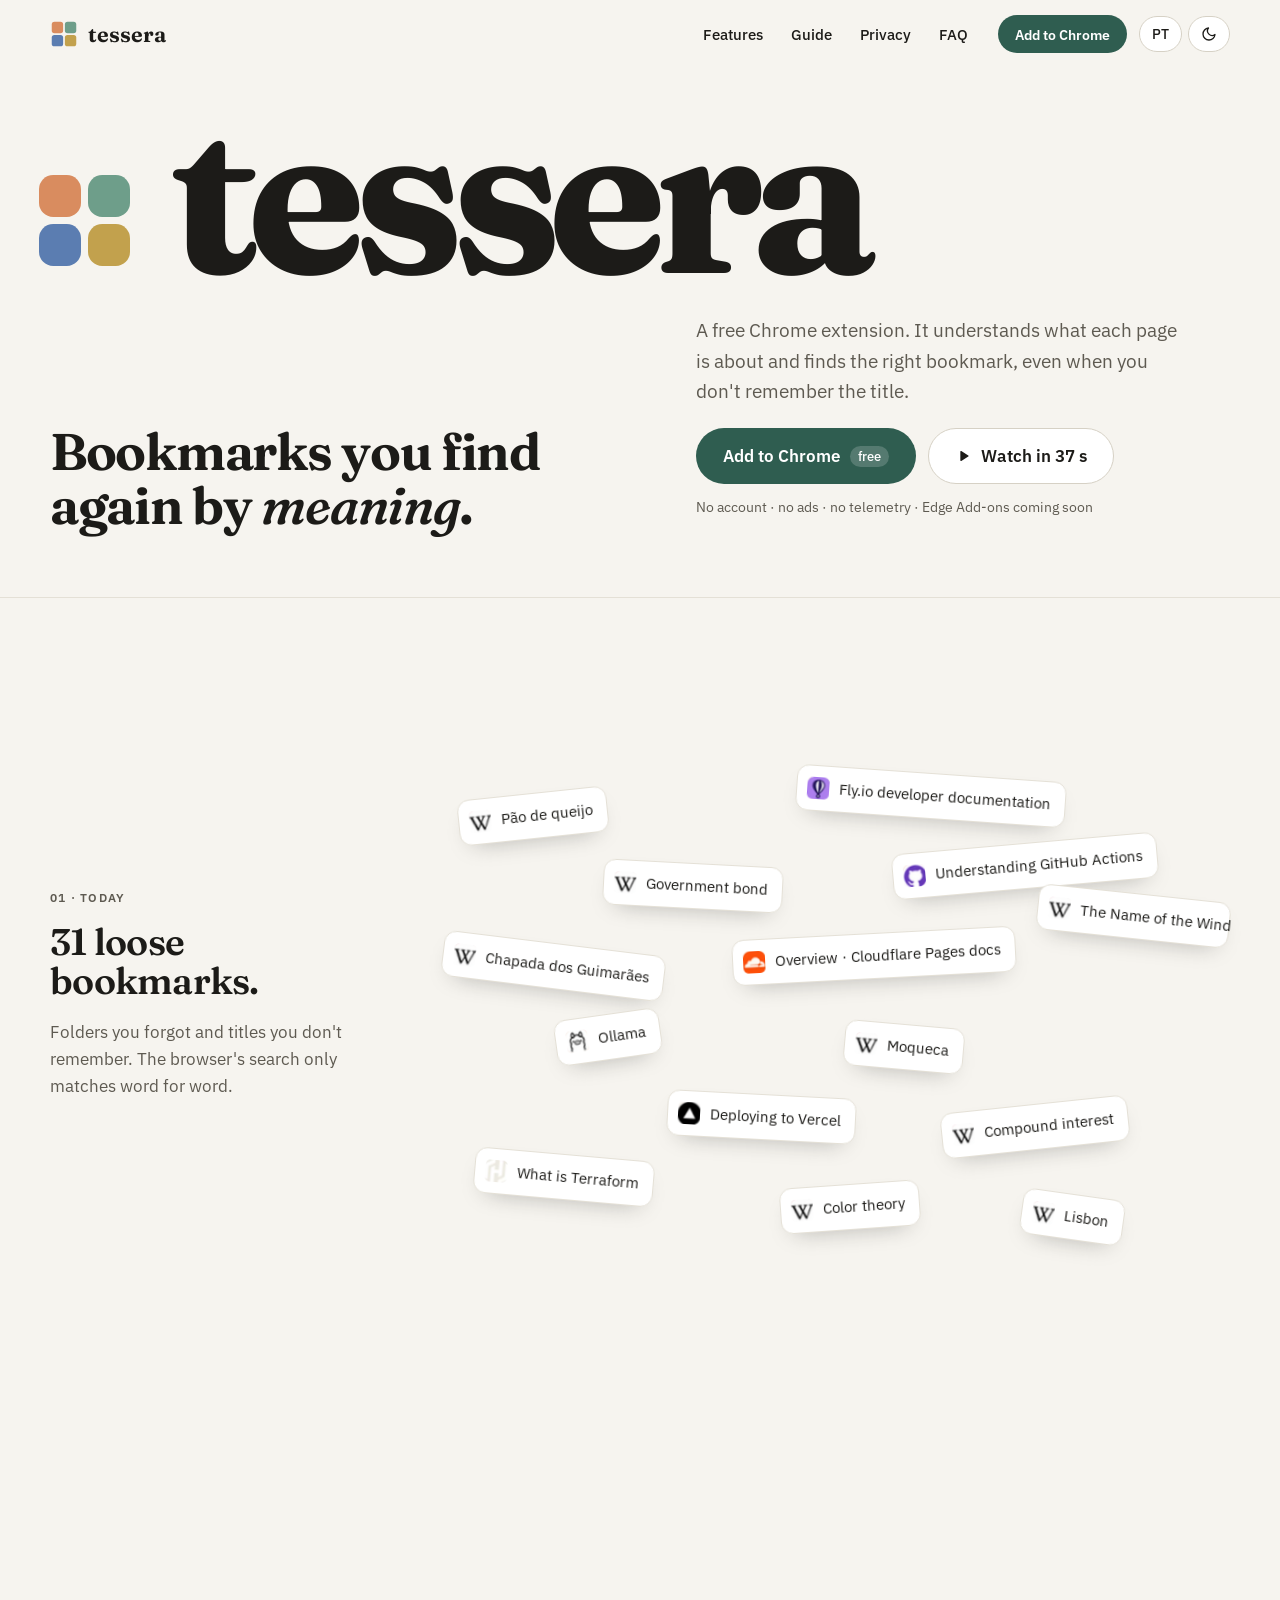
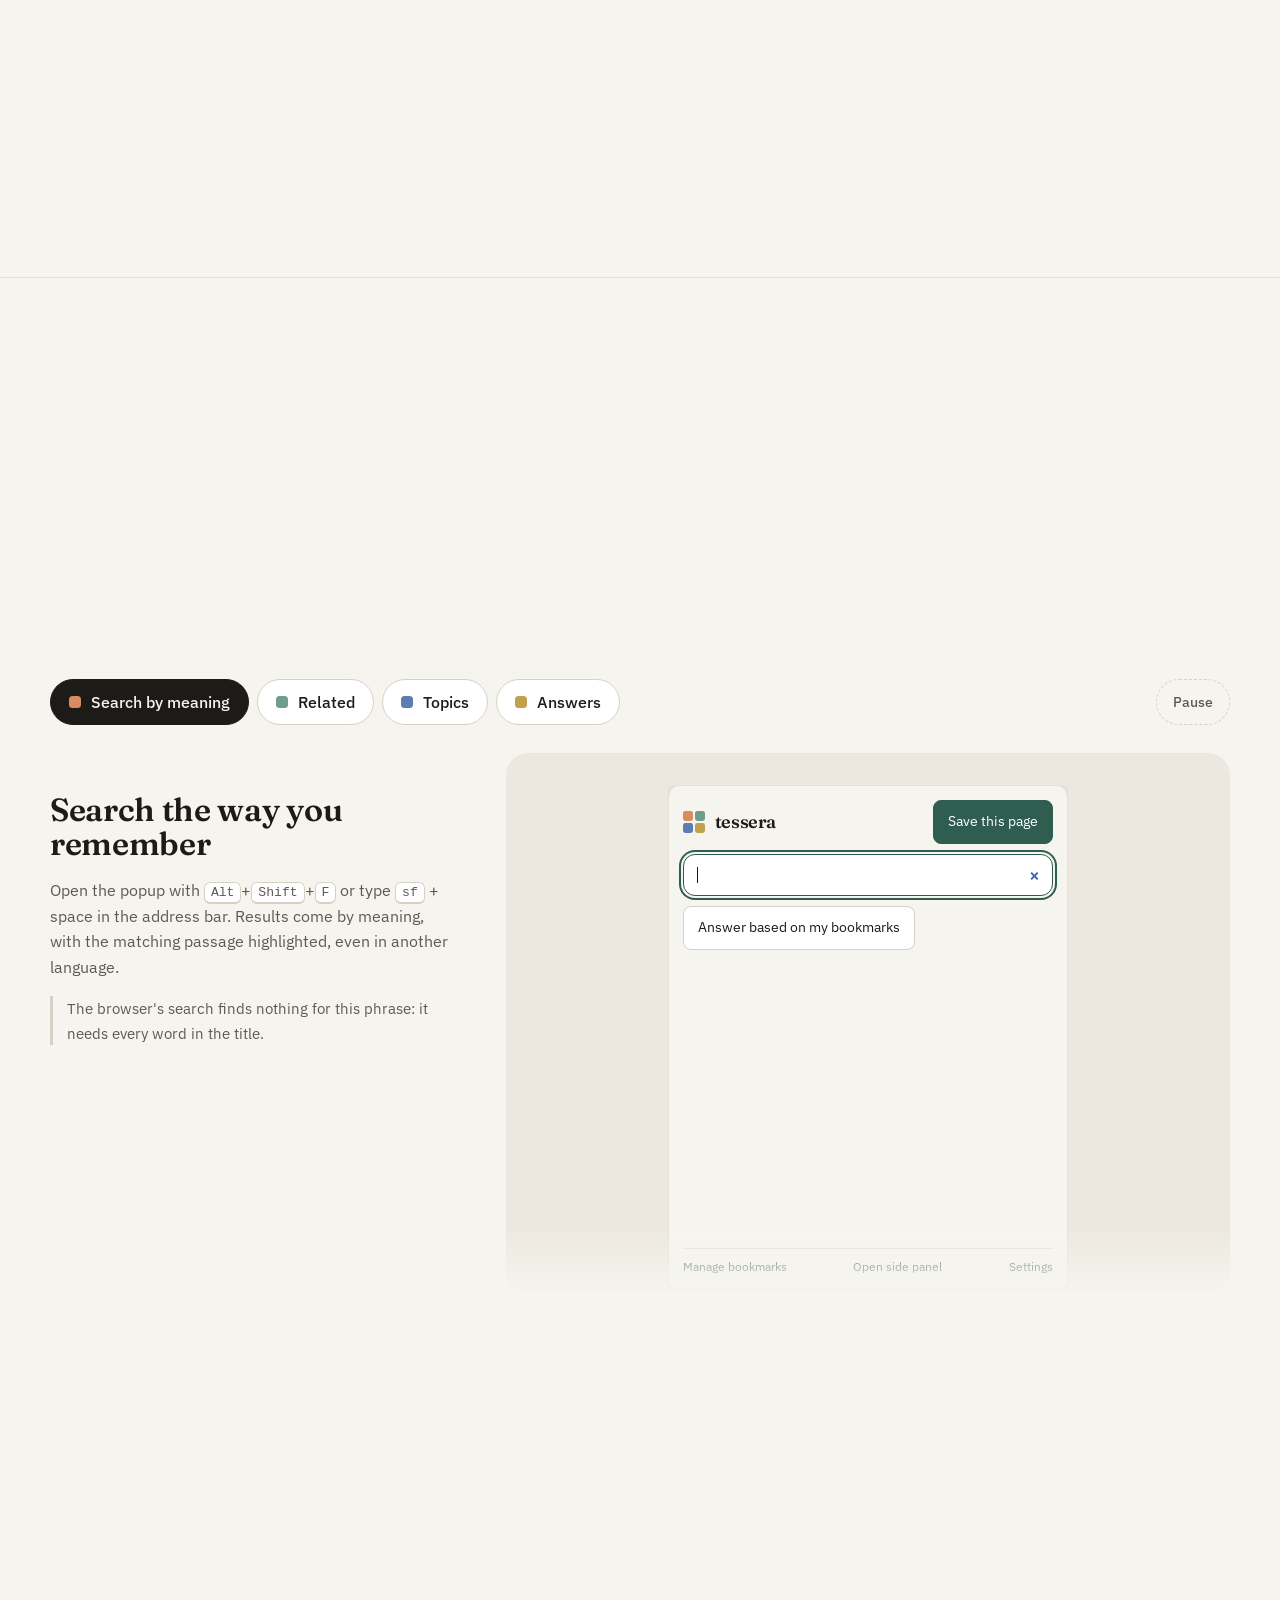
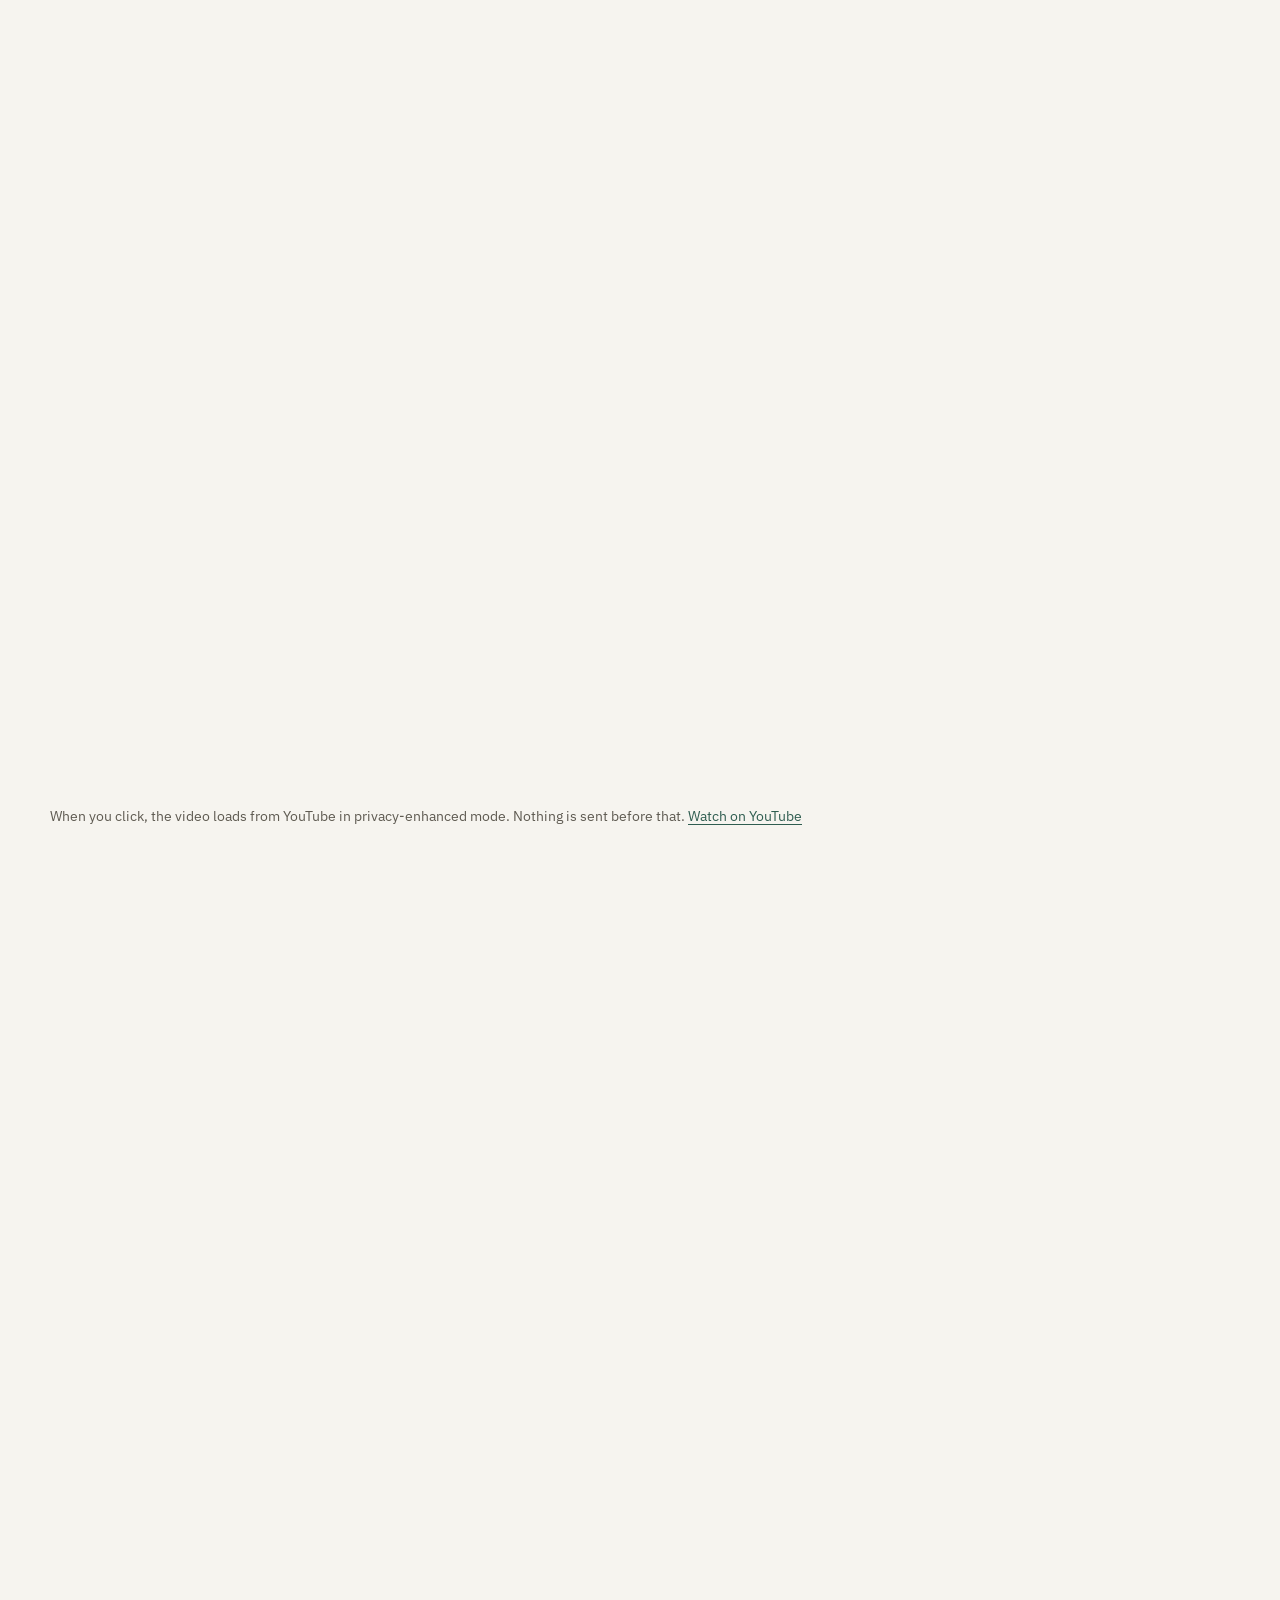
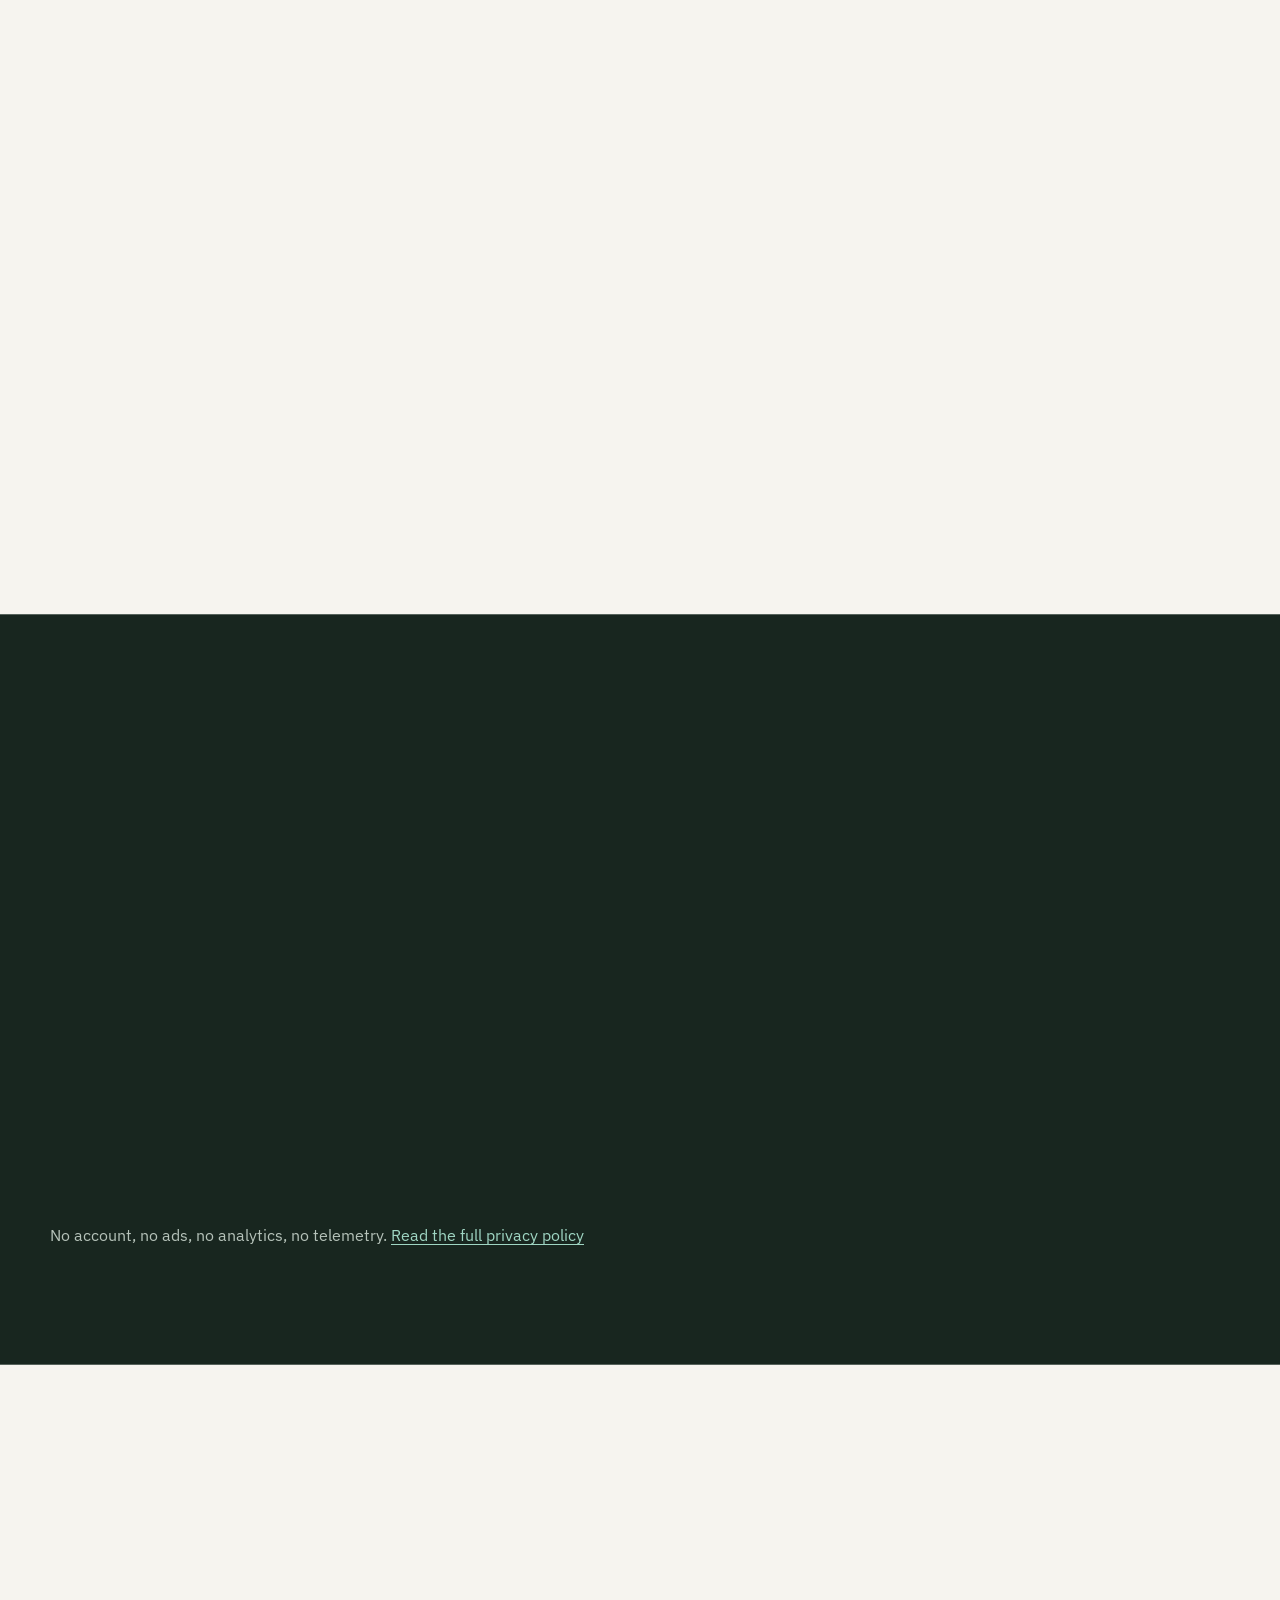
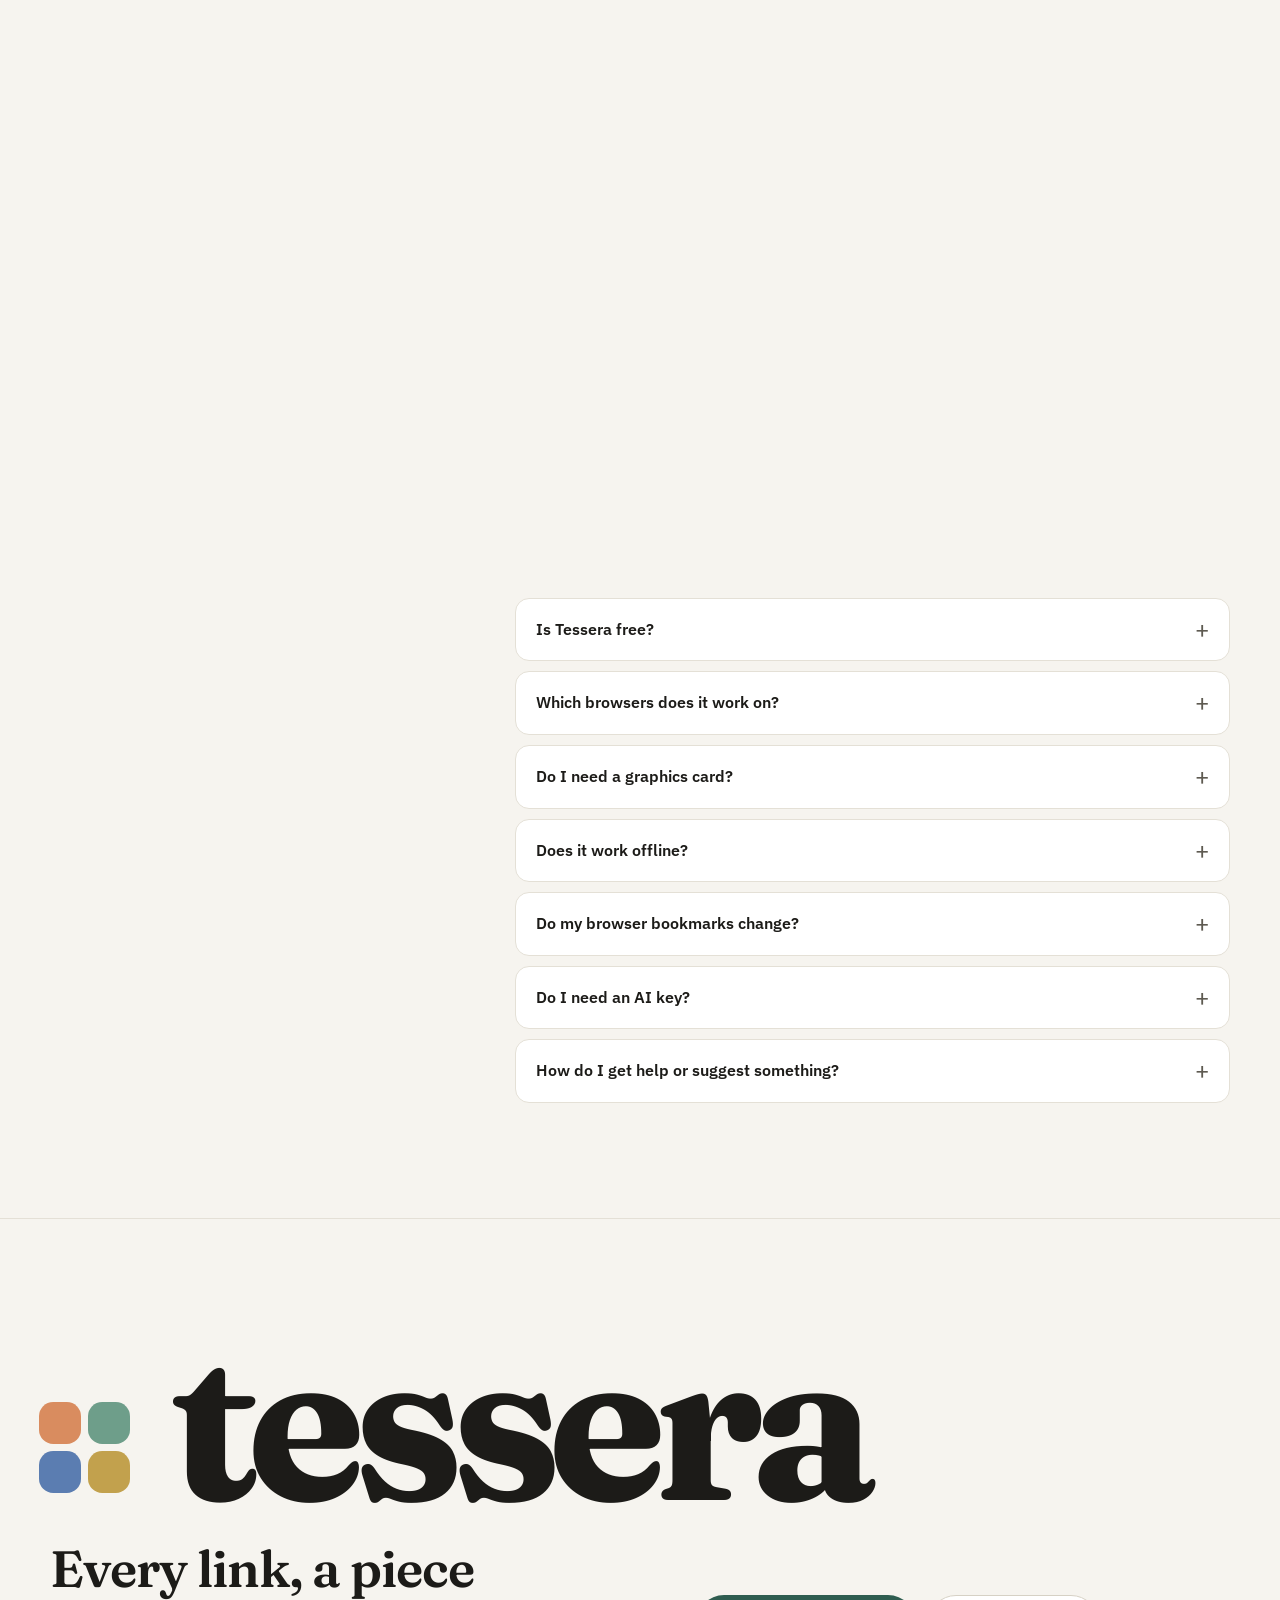
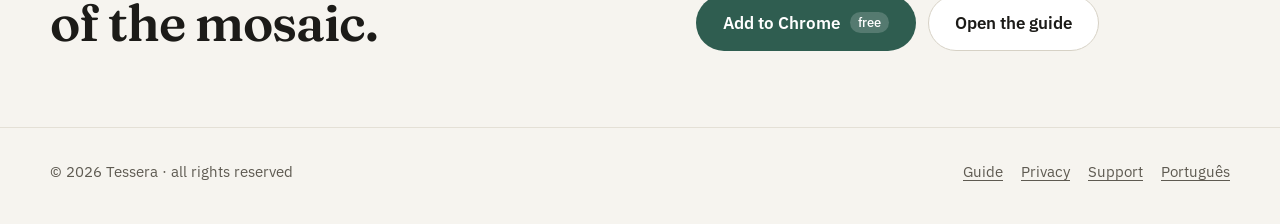
<file: en/index.html>
<!doctype html>
<html lang="en">
<head>
  <meta charset="utf-8">
  <meta name="viewport" content="width=device-width, initial-scale=1">
  <meta http-equiv="Content-Security-Policy" content="default-src 'self'; img-src 'self'; style-src 'self'; font-src 'self'; script-src 'self' 'sha256-xH2mcu5pQ/X+diC8rg2Joe4mghK6CAMMzoD2H6qysR8='; frame-src https://www.youtube-nocookie.com; object-src 'none'; base-uri 'none'; form-action 'none'">
  <meta name="referrer" content="no-referrer">
  <title>Tessera — bookmarks you find again by meaning</title>
  <meta name="description" content="A free Chrome and Edge extension: describe what you need and find your bookmarks again by meaning. Related bookmarks for the open page, automatic topics, and everything on your computer.">
  <link rel="canonical" href="https://casheiro.github.io/tessera/en/">
  <link rel="alternate" hreflang="pt-BR" href="https://casheiro.github.io/tessera/">
  <link rel="alternate" hreflang="en" href="https://casheiro.github.io/tessera/en/">
  <meta property="og:type" content="website">
  <meta property="og:title" content="Tessera — bookmarks you find again by meaning">
  <meta property="og:description" content="Search by meaning, bookmarks related to the open page and topics that emerge from your bookmarks. All on your computer.">
  <meta property="og:image" content="https://casheiro.github.io/tessera/assets/img/en/og.png">
  <meta property="og:locale" content="en_US">
  <meta name="twitter:card" content="summary_large_image">
  <meta name="theme-color" content="#f6f4ef">
  <link rel="icon" href="../assets/img/tessera.svg" type="image/svg+xml">
  <link rel="icon" href="../assets/img/favicon-32.png" sizes="32x32" type="image/png">
  <link rel="apple-touch-icon" href="../assets/img/icon-128.png">
  <link rel="preload" href="../assets/fonts/fraunces-latin-wght-normal.woff2" as="font" type="font/woff2" crossorigin>
  <link rel="preload" href="../assets/fonts/fraunces-latin-wght-italic.woff2" as="font" type="font/woff2" crossorigin>
  <link rel="stylesheet" href="../assets/site.css">
  <script>try{var t=localStorage.getItem('tessera-theme');if(t)document.documentElement.dataset.theme=t}catch(e){}</script>
  <script src="../assets/site.js" defer></script>
</head>
<body>
  <a class="skip" href="#content">Skip to content</a>

  <header class="site-header">
    <div class="wrap">
      <a class="brand" href="./" aria-label="Tessera, home"><img src="../assets/img/tessera.svg" alt="" width="28" height="28">tessera</a>
      <nav class="nav" id="nav" aria-label="Main">
        <a href="#features">Features</a>
        <a href="guide/">Guide</a>
        <a href="privacy/">Privacy</a>
        <a href="#faq">FAQ</a>
      </nav>
      <div class="tools">
        <a class="btn btn-primary btn-sm head-cta" href="https://chromewebstore.google.com/detail/chaphnhnfeidmgclakdmckdgfohoochd">Add to Chrome</a>
        <a class="chip" href="../" hreflang="pt-BR" lang="pt-BR" aria-label="Versão em português">PT</a>
        <button class="chip" type="button" data-theme-toggle aria-label="Dark theme">
          <svg data-icon="moon" viewBox="0 0 24 24" fill="none" stroke="currentColor" stroke-width="2" stroke-linecap="round" stroke-linejoin="round" aria-hidden="true"><path d="M21 12.8A9 9 0 1 1 11.2 3a7 7 0 0 0 9.8 9.8z"/></svg>
          <svg data-icon="sun" hidden viewBox="0 0 24 24" fill="none" stroke="currentColor" stroke-width="2" stroke-linecap="round" aria-hidden="true"><circle cx="12" cy="12" r="4"/><path d="M12 2v2M12 20v2M4.9 4.9l1.4 1.4M17.7 17.7l1.4 1.4M2 12h2M20 12h2M4.9 19.1l1.4-1.4M17.7 6.3l1.4-1.4"/></svg>
        </button>
        <button class="chip menu-btn" type="button" aria-expanded="false" aria-controls="nav" aria-label="Menu">
          <svg viewBox="0 0 24 24" fill="none" stroke="currentColor" stroke-width="2" stroke-linecap="round" aria-hidden="true"><path d="M4 7h16M4 12h16M4 17h16"/></svg>
        </button>
      </div>
    </div>
  </header>

  <main id="content">
    <section class="hero" aria-labelledby="hero-title">
      <div class="wrap">
        <p class="wordmark" aria-hidden="true"><span class="mark"><i class="c1"></i><i class="c2"></i><i class="c3"></i><i class="c4"></i></span>tessera</p>
        <div class="hero-row">
          <h1 id="hero-title" class="display"><span class="sr-only">Tessera: </span>Bookmarks you find again by <em>meaning</em>.</h1>
          <div>
            <p class="lede">A free Chrome extension. It understands what each page is about and finds the right bookmark, even when you don't remember the title.</p>
            <div class="cta">
              <a class="btn btn-primary btn-lg" href="https://chromewebstore.google.com/detail/chaphnhnfeidmgclakdmckdgfohoochd">Add to Chrome<span class="btn-note">free</span></a>
              <a class="btn btn-ghost btn-lg" href="#video"><svg class="play" viewBox="0 0 24 24" aria-hidden="true"><path d="M8 5.5v13a1 1 0 0 0 1.5.86l10.4-6.5a1 1 0 0 0 0-1.72L9.5 4.64A1 1 0 0 0 8 5.5z"/></svg>Watch in 37 s</a>
            </div>
            <p class="fineprint">No account · no ads · no telemetry · Edge Add-ons coming soon</p>
          </div>
        </div>
      </div>
    </section>

    <section class="pile" id="features" aria-labelledby="pile-title">
      <h2 id="pile-title" class="sr-only">How it works</h2>
      <div class="wrap pile-stage">
        <div class="pile-caps">
          <div class="cap cap0"><p class="label">01 · Today</p><h3>31 loose bookmarks.</h3><p>Folders you forgot and titles you don't remember. The browser's search only matches word for word.</p></div>
          <div class="cap cap1"><p class="label">02 · With Tessera</p><h3>Topics appear on their own.</h3><p>The AI model, on your computer, reads each page and groups what means the same. This is the Topics screen, just like in the extension.</p></div>
          <div class="cap cap2"><p class="label">03 · And search</p><h3>Search the way you remember.</h3><p>“cheese bread recipe from Minas” finds Pão de queijo and Brigadeiro, without you remembering the title.</p></div>
        </div>
        <div class="pile-board">
          <ul class="loose" aria-hidden="true">
            <li><img src="../assets/img/sites/wikipedia.webp" alt="">Pão de queijo</li>
            <li><img src="../assets/img/sites/fly.webp" alt="">Fly.io developer documentation</li>
            <li><img src="../assets/img/sites/wikipedia.webp" alt="">Government bond</li>
            <li><img src="../assets/img/sites/github.webp" alt="">Understanding GitHub Actions</li>
            <li><img src="../assets/img/sites/wikipedia.webp" alt="">Chapada dos Guimarães</li>
            <li><img src="../assets/img/sites/cloudflare.webp" alt="">Overview · Cloudflare Pages docs</li>
            <li><img src="../assets/img/sites/wikipedia.webp" alt="">The Name of the Wind</li>
            <li><img src="../assets/img/sites/ollama.webp" alt="">Ollama</li>
            <li><img src="../assets/img/sites/wikipedia.webp" alt="">Moqueca</li>
            <li><img src="../assets/img/sites/vercel.webp" alt="">Deploying to Vercel</li>
            <li><img src="../assets/img/sites/wikipedia.webp" alt="">Compound interest</li>
            <li><img src="../assets/img/sites/hashicorp.webp" alt="">What is Terraform</li>
            <li><img src="../assets/img/sites/wikipedia.webp" alt="">Color theory</li>
            <li><img src="../assets/img/sites/wikipedia.webp" alt="">Lisbon</li>
          </ul>
          <div class="fit fit-topics" data-fit="1280" data-fit-sm="520">
            <div class="tx tx-visual tx-screen" role="img" aria-label="The extension's Topics screen: seven topics formed from the bookmarks, with Devops · Fly open in the panel">
              <div class="tx-rail"><span class="tx-mark"><i></i><i></i><i></i><i></i></span><span class="tx-ri"><svg viewBox="0 0 24 24"><path d="M4 6h16M4 12h10M4 18h16"/></svg></span><span class="tx-ri on"><svg viewBox="0 0 24 24"><rect x="4" y="4" width="7" height="7" rx="2"/><rect x="13" y="4" width="7" height="7" rx="2"/><rect x="4" y="13" width="7" height="7" rx="2"/><rect x="13" y="13" width="7" height="7" rx="2"/></svg></span><span class="tx-ri"><svg viewBox="0 0 24 24"><path d="M9 15l6-6M7 11l-2 2a4 4 0 0 0 6 6l2-2M17 13l2-2a4 4 0 0 0-6-6l-2 2"/></svg></span><span class="tx-ri"><svg viewBox="0 0 24 24"><path d="M5 7h14M10 7V5h4v2M7 7l1 12h8l1-12"/></svg></span><span class="tx-ri tx-gear"><svg viewBox="0 0 24 24"><circle cx="12" cy="12" r="3"/><path d="M19.4 15a1.7 1.7 0 0 0 .3 1.8l.1.1a2 2 0 1 1-2.8 2.8l-.1-.1a1.7 1.7 0 0 0-1.8-.3 1.7 1.7 0 0 0-1 1.5V21a2 2 0 1 1-4 0v-.1a1.7 1.7 0 0 0-1.1-1.5 1.7 1.7 0 0 0-1.8.3l-.1.1a2 2 0 1 1-2.8-2.8l.1-.1a1.7 1.7 0 0 0 .3-1.8 1.7 1.7 0 0 0-1.5-1H3a2 2 0 1 1 0-4h.1a1.7 1.7 0 0 0 1.5-1.1 1.7 1.7 0 0 0-.3-1.8l-.1-.1a2 2 0 1 1 2.8-2.8l.1.1a1.7 1.7 0 0 0 1.8.3H9a1.7 1.7 0 0 0 1-1.5V3a2 2 0 1 1 4 0v.1a1.7 1.7 0 0 0 1 1.5 1.7 1.7 0 0 0 1.8-.3l.1-.1a2 2 0 1 1 2.8 2.8l-.1.1a1.7 1.7 0 0 0-.3 1.8V9a1.7 1.7 0 0 0 1.5 1H21a2 2 0 1 1 0 4h-.1a1.7 1.7 0 0 0-1.5 1z"/></svg></span></div>
              <div class="tx-main">
                <div class="tx-head"><div><p class="tx-title">Topics</p><p class="tx-sub">7 topics · 20 bookmarks · 11 outside topics</p></div><div class="tx-acts"><span class="tx-btn">New topic…</span><span class="tx-btn">Recalculate groups</span></div></div>
                <div class="tx-seg"><span class="on">Largest</span><span>A–Z</span><span>Recent</span></div>
                <div class="tx-grid">
                  <div class="tx-topic rose"><span class="tx-icons"><img src="../assets/img/sites/wikipedia.webp" alt=""><img src="../assets/img/sites/wikipedia.webp" alt=""><img src="../assets/img/sites/wikipedia.webp" alt=""><img src="../assets/img/sites/wikipedia.webp" alt=""></span><span class="tx-tname">Culinária brasileira</span><span class="tx-count">4</span></div>
                  <div class="tx-topic terra sel"><span class="tx-icons"><img src="../assets/img/sites/render.webp" alt=""><img src="../assets/img/sites/fly.webp" alt=""><img src="../assets/img/sites/cloudflare.webp" alt=""><img src="../assets/img/sites/vercel.webp" alt=""></span><span class="tx-tname">Devops · Fly</span><span class="tx-count">4</span></div>
                  <div class="tx-topic violet"><span class="tx-icons"><img src="../assets/img/sites/wikipedia.webp" alt=""><img src="../assets/img/sites/wikipedia.webp" alt=""><img src="../assets/img/sites/wikipedia.webp" alt=""></span><span class="tx-tname">Crédito e dívidas · Investimentos</span><span class="tx-count">3</span></div>
                  <div class="tx-topic terra"><span class="tx-icons"><b>H</b><b></b><img src="../assets/img/sites/github.webp" alt=""></span><span class="tx-tname">Devops · GitHub Certifications · Infraestrutura como código</span><span class="tx-count">3</span></div>
                  <div class="tx-topic sage"><span class="tx-icons"><img src="../assets/img/sites/wikipedia.webp" alt=""><img src="../assets/img/sites/wikipedia.webp" alt=""></span><span class="tx-tname">Design gráfico · Color Theory</span><span class="tx-count">2</span></div>
                  <div class="tx-topic ochre"><span class="tx-icons"><img src="../assets/img/sites/wikipedia.webp" alt=""><img src="../assets/img/sites/wikipedia.webp" alt=""></span><span class="tx-tname">Dune · Kvothe</span><span class="tx-count">2</span></div>
                  <div class="tx-topic terra"><span class="tx-icons"><img src="../assets/img/sites/deepseek.webp" alt=""><img src="../assets/img/sites/ollama.webp" alt=""></span><span class="tx-tname">Ferramentas de ia</span><span class="tx-count">2</span></div>
                </div>
                <div class="tx-none"><span>No topic</span><span class="tx-count">11</span></div>
              </div>
              <div class="tx-panel terra">
                <p class="tx-kicker"><i></i>4 bookmarks</p>
                <p class="tx-ptitle">Devops · Fly</p>
                <p class="tx-chips"><span>Devops</span> <span>Fly</span></p>
                <p class="tx-acts"><span class="tx-btn tx-primary">Open all in tabs</span><span class="tx-btn">View in Library</span></p>
                <ul class="tx-cards">
                  <li><img src="../assets/img/sites/render.webp" alt=""><b>Docs + Quickstarts | Render</b><span>render.com</span><i class="tx-open" aria-hidden="true">↗</i></li>
                  <li><img src="../assets/img/sites/fly.webp" alt=""><b>Fly.io developer documentation</b><span>docs.fly.io</span><i class="tx-open" aria-hidden="true">↗</i></li>
                  <li><img src="../assets/img/sites/cloudflare.webp" alt=""><b>Overview · Cloudflare Pages docs</b><span>developers.cloudflare.…</span><i class="tx-open" aria-hidden="true">↗</i></li>
                  <li><img src="../assets/img/sites/vercel.webp" alt=""><b>Deploying to Vercel</b><span>vercel.com</span><i class="tx-open" aria-hidden="true">↗</i></li>
                </ul>
                <p class="tx-psub">Similar</p>
                <p class="tx-pnote">Bookmarks outside this topic that resemble it.</p>
                <ul class="tx-cards tx-similar">
                  <li><img src="../assets/img/sites/kubernetes.webp" alt=""><b>Deployments</b><span>kubernetes.io</span><span class="tx-btn">Add</span></li>
                  <li><img src="../assets/img/sites/github.webp" alt=""><b>Understanding GitHub Actions</b><span>docs.github.com</span><span class="tx-btn">Add</span></li>
                </ul>
              </div>
            </div>
          </div>
          <div class="fit fit-pop" data-fit="400">
            <div class="tx tx-popup" role="img" aria-label="Tessera popup: the search “cheese bread recipe from Minas” finds Pão de queijo and Brigadeiro">
              <div class="tx-pophead"><span class="tx-brand"><span class="tx-mark"><i></i><i></i><i></i><i></i></span>tessera</span><span class="tx-btn tx-primary">Save this page</span></div>
              <div class="tx-search"><span class="tx-q"><span class="tx-typed">cheese bread recipe from Minas</span></span><span class="tx-clear">×</span></div>
              <span class="tx-btn tx-ask">Answer based on my bookmarks</span>
              <ul class="tx-results">
                <li class="tx-res sel"><img src="../assets/img/sites/wikipedia.webp" alt=""><div><p class="tx-rt">Pão de queijo</p><p class="tx-rm">en.wikipedia.org · 10/1/2026</p><p class="tx-rs">From Wikipedia, the free encyclopedia Pão de queijo Type <mark>Bread</mark> Course Breakfast or snack Place of origin…</p><p class="tx-tags"><span>culinária brasileira</span><span>Pão</span><span>Queijo</span></p></div></li>
                <li class="tx-res"><img src="../assets/img/sites/wikipedia.webp" alt=""><div><p class="tx-rt">Brigadeiro</p><p class="tx-rm">en.wikipedia.org · 10/1/2026</p><p class="tx-rs">Brigadeiro The brigadeiro, a dessert from Brazil Type Confectionery Place of origin Brazil Cookbook:…</p><p class="tx-tags"><span>sobremesas</span><span>culinária brasileira</span><span>café</span><span>Brigadeiro</span><span>Brazilian Portuguese</span></p></div></li>
              </ul>
              <div class="tx-popfoot"><span>Manage bookmarks</span><span>Open side panel</span><span>Settings</span></div>
            </div>
          </div>
        </div>
      </div>
    </section>

    <section class="section" id="try" aria-labelledby="exp-title">
      <div class="wrap">
        <header class="section-head" data-reveal>
          <p class="label">Try it</p>
          <h2 id="exp-title" class="display-l">The four pieces, as in the extension</h2>
          <p>Each screen below recreates Tessera's real interface, with the bookmarks and results from the video.</p>
        </header>
        <div class="demo" data-demo>
          <div class="demo-bar">
            <div class="demo-tabs" role="tablist" aria-label="Tessera's pieces">
            <button class="demo-tab c1" role="tab" id="dt-busca" aria-controls="dp-busca" aria-selected="true"><i></i><span>Search by meaning</span></button>
            <button class="demo-tab c2" role="tab" id="dt-rel" aria-controls="dp-rel" aria-selected="false" tabindex="-1"><i></i><span>Related</span></button>
            <button class="demo-tab c3" role="tab" id="dt-ass" aria-controls="dp-ass" aria-selected="false" tabindex="-1"><i></i><span>Topics</span></button>
            <button class="demo-tab c4" role="tab" id="dt-resp" aria-controls="dp-resp" aria-selected="false" tabindex="-1"><i></i><span>Answers</span></button>
            </div>
            <button class="demo-pause" type="button" data-demo-pause>Pause</button>
          </div>

          <div class="demo-panel" role="tabpanel" tabindex="0" id="dp-busca" aria-labelledby="dt-busca">
            <div class="demo-copy">
              <h3>Search the way you remember</h3>
              <p>Open the popup with <kbd>Alt</kbd>+<kbd>Shift</kbd>+<kbd>F</kbd> or type <kbd>sf</kbd> + space in the address bar. Results come by meaning, with the matching passage highlighted, even in another language.</p>
              <p class="demo-note">The browser's search finds nothing for this phrase: it needs every word in the title.</p>
            </div>
            <div class="demo-shot demo-shot-pop">
              <div class="fit" data-fit="400">
                <div class="tx tx-popup" role="img" aria-label="Tessera popup: the search “cheese bread recipe from Minas” finds Pão de queijo and Brigadeiro">
                  <div class="tx-pophead"><span class="tx-brand"><span class="tx-mark"><i></i><i></i><i></i><i></i></span>tessera</span><span class="tx-btn tx-primary">Save this page</span></div>
                  <div class="tx-search"><span class="tx-q"><span class="tx-typed" data-type>cheese bread recipe from Minas</span><span class="tx-caret"></span></span><span class="tx-clear">×</span></div>
                  <span class="tx-btn tx-ask">Answer based on my bookmarks</span>
                  <ul class="tx-results">
                    <li class="tx-res sel" data-step><img src="../assets/img/sites/wikipedia.webp" alt=""><div><p class="tx-rt">Pão de queijo</p><p class="tx-rm">en.wikipedia.org · 10/1/2026</p><p class="tx-rs">From Wikipedia, the free encyclopedia Pão de queijo Type <mark>Bread</mark> Course Breakfast or snack Place of origin…</p><p class="tx-tags"><span>culinária brasileira</span><span>Pão</span><span>Queijo</span></p></div></li>
                    <li class="tx-res" data-step><img src="../assets/img/sites/wikipedia.webp" alt=""><div><p class="tx-rt">Brigadeiro</p><p class="tx-rm">en.wikipedia.org · 10/1/2026</p><p class="tx-rs">Brigadeiro The brigadeiro, a dessert from Brazil Type Confectionery Place of origin Brazil Cookbook:…</p><p class="tx-tags"><span>sobremesas</span><span>culinária brasileira</span><span>café</span><span>Brigadeiro</span><span>Brazilian Portuguese</span></p></div></li>
                  </ul>
                  <div class="tx-popfoot"><span>Manage bookmarks</span><span>Open side panel</span><span>Settings</span></div>
                </div>
              </div>
            </div>
          </div>

          <div class="demo-panel" role="tabpanel" tabindex="0" id="dp-rel" aria-labelledby="dt-rel">
            <div class="demo-copy">
              <h3>What you already saved shows up on its own</h3>
              <p>Open the side panel on any site and see, without typing anything, your bookmarks about the same subject. Switch tabs and the list follows.</p>
              <p class="demo-note">The open page is read only to compare. Nothing is sent.</p>
            </div>
            <div class="demo-shot">
              <div class="fit" data-fit="760" data-fit-sm="400">
                <div class="tx tx-browser" role="img" aria-label="Tessera's side panel next to the Cloudflare Workers docs, with five related bookmarks">
                  <div class="tx-page">
                    <p class="tx-url">developers.cloudflare.com/workers/</p>
                    <p class="tx-ptitle2">Cloudflare Workers</p>
                    <span class="tx-line w90"></span><span class="tx-line w75"></span><span class="tx-line w82"></span><span class="tx-line w60"></span><span class="tx-line w88"></span><span class="tx-line w70"></span>
                  </div>
                  <div class="tx-side">
                    <div class="tx-sidehead"><span class="tx-brand"><span class="tx-mark"><i></i><i></i><i></i><i></i></span>tessera</span><span class="tx-links"><span>Manage bookmarks</span><span>Settings</span></span></div>
                    <div class="tx-search"><span class="tx-ph">Describe what you are looking for…</span></div>
                    <p class="tx-sectitle">Related to this page</p>
                    <ul class="tx-results">
                      <li class="tx-res" data-step><img src="../assets/img/sites/cloudflare.webp" alt=""><div><p class="tx-rt">Overview · Cloudflare Pages docs</p><p class="tx-rm">developers.cloudflare.com · 10/1/2026</p><p class="tx-rs">Home /Pages Create full-stack applications that are instantly deployed to the Cloudflare global network.</p><p class="tx-tags"><span>devops</span><span>Cloudflare Pages</span><span>CloudflareDev</span></p></div></li>
                      <li class="tx-res" data-step><img src="../assets/img/sites/render.webp" alt=""><div><p class="tx-rt">Docs + Quickstarts | Render</p><p class="tx-rm">render.com · 10/1/2026</p><p class="tx-rs">Node.js Express Puppeteer Next.js Redwood Blitz ElysiaJS Remix Hapi NuxtJS Strapi SvelteKit Fastify…</p><p class="tx-tags"><span>devops</span><span>SvelteKit</span><span>Sidekiq</span></p></div></li>
                      <li class="tx-res" data-step><img src="../assets/img/sites/vercel.webp" alt=""><div><p class="tx-rt">Deploying to Vercel</p><p class="tx-rm">vercel.com · 10/1/2026</p><p class="tx-rs">Vercel detects your framework and builds it, or deploys your files as-is when there's no framework.</p><p class="tx-tags"><span>devops</span><span>front-end</span><span>Vercel CLI</span><span>Deployments</span></p></div></li>
                      <li class="tx-res" data-step><img src="../assets/img/sites/hashicorp.webp" alt=""><div><p class="tx-rt">What is Terraform</p><p class="tx-rm">developer.hashicorp.com · 10/1/2026</p><p class="tx-rs">Manage any infrastructure Find providers for many of the platforms and services you already use in the…</p><p class="tx-tags"><span>infraestrutura como código</span><span>devops</span><span>Terraform</span><span>HashiCorp</span></p></div></li>
                      <li class="tx-res" data-step><img src="../assets/img/sites/fly.webp" alt=""><div><p class="tx-rt">Fly.io developer documentation</p><p class="tx-rm">docs.fly.io · 10/1/2026</p><p class="tx-rs">Check out the installation guide Step 2: Run fly launch Explore Fly.io by features Fly Machines Fly Volumes…</p></div></li>
                    </ul>
                  </div>
                </div>
              </div>
            </div>
          </div>

          <div class="demo-panel" role="tabpanel" tabindex="0" id="dp-ass" aria-labelledby="dt-ass">
            <div class="demo-copy">
              <h3>Topics that emerge from your bookmarks</h3>
              <p>There is no predefined category list. Tessera groups what your bookmarks have in common and takes the name from the members themselves.</p>
              <p class="demo-note">Create your own topics, use “Similar” to fill them in and open a whole topic in tabs.</p>
            </div>
            <div class="demo-shot">
              <div class="fit" data-fit="1280" data-fit-sm="520" data-clone="fit-topics"></div>
            </div>
          </div>

          <div class="demo-panel" role="tabpanel" tabindex="0" id="dp-resp" aria-labelledby="dt-resp">
            <div class="demo-copy">
              <h3>Ask, and get the answer with its sources</h3>
              <p>Optional, with your own key for an AI service (Anthropic, OpenAI, DeepSeek, Ollama or compatible). The answer cites the bookmark it used and, without enough basis, says it found nothing.</p>
              <p class="demo-note">You authorize each purpose and set a monthly spending limit.</p>
            </div>
            <div class="demo-shot">
              <div class="fit" data-fit="1280" data-fit-sm="480">
                <div class="tx tx-screen tx-lib" role="img" aria-label="Tessera's Library answering “investment funds and interest rates” with citations of Compound interest and Investment fund">
                  <div class="tx-nav">
                    <span class="tx-brand big"><span class="tx-mark"><i></i><i></i><i></i><i></i></span>tessera</span>
                    <span class="tx-navlbl">Search by meaning</span>
                    <span class="tx-input"><span class="tx-typed" data-type>investment funds and interest rates</span><span class="tx-caret"></span></span>
                    <span class="tx-ni on"><svg viewBox="0 0 24 24"><path d="M4 6h16M4 12h10M4 18h16"/></svg>Library<em>31</em></span>
                    <span class="tx-ni"><svg viewBox="0 0 24 24"><rect x="4" y="4" width="7" height="7" rx="2"/><rect x="13" y="4" width="7" height="7" rx="2"/><rect x="4" y="13" width="7" height="7" rx="2"/><rect x="13" y="13" width="7" height="7" rx="2"/></svg>Topics</span>
                    <span class="tx-ni"><svg viewBox="0 0 24 24"><path d="M9 15l6-6M7 11l-2 2a4 4 0 0 0 6 6l2-2M17 13l2-2a4 4 0 0 0-6-6l-2 2"/></svg>Broken links<em>0</em></span>
                    <span class="tx-ni"><svg viewBox="0 0 24 24"><path d="M5 7h14M10 7V5h4v2M7 7l1 12h8l1-12"/></svg>Trash<em>0</em></span>
                  <span class="tx-ni tx-navfoot"><svg viewBox="0 0 24 24"><circle cx="12" cy="12" r="3"/><circle cx="12" cy="12" r="8"/></svg>Settings</span></div>
                  <div class="tx-main">
                    <div class="tx-head"><p class="tx-title">Library</p><span class="tx-btn">Import from browser</span></div>
                    <div class="tx-filters"><span class="wide">All topics</span><span>All tags</span><span>All collections</span></div>
                    <div class="tx-filters"><span>All sites</span><em>From</em><span class="date">mm/dd/yyyy</span><em>to</em><span class="date">mm/dd/yyyy</span></div>
                    <p class="tx-answer" data-step>In your bookmarks, start with Compound interest [<u>1</u>] and compare it with Investment fund [<u>2</u>]: both explain where to put your money, how much it yields and what the risks are.</p>
                    <div class="tx-sources" data-step><p>Bookmarks sent as sources</p><ol><li>Compound interest</li><li>Investment fund</li><li>Government bond</li></ol></div>
                    <div class="tx-libcols"><div>
                    <p class="tx-count2"><i class="tx-cb"></i>4 bookmarks</p>
                    <ul class="tx-list" data-step>
                      <li><i class="tx-cb"></i><img src="../assets/img/sites/wikipedia.webp" alt=""><div><p class="tx-rt">Compound interest</p><p class="tx-rm">en.wikipedia.org · 10/1/2026 · Finanças</p><p class="tx-tags"><span>crédito e dívidas</span><span>Compound Interest</span><span>Interest Formula</span></p></div></li>
                      <li><i class="tx-cb"></i><img src="../assets/img/sites/wikipedia.webp" alt=""><div><p class="tx-rt">Investment fund</p><p class="tx-rm">en.wikipedia.org · 10/1/2026 · Finanças</p><p class="tx-tags"><span>investimentos</span><span>Investment Fund</span><span>Collective Investment</span></p></div></li>
                      <li><i class="tx-cb"></i><img src="../assets/img/sites/wikipedia.webp" alt=""><div><p class="tx-rt">Government bond</p><p class="tx-rm">en.wikipedia.org · 10/1/2026 · Finanças</p><p class="tx-tags"><span>investimentos</span><span>crédito e dívidas</span><span>Inflation-Protected Securities</span><span>UK Debt</span></p></div></li>
                      <li><i class="tx-cb"></i><img src="../assets/img/sites/kubernetes.webp" alt=""><div><p class="tx-rt">Deployments</p><p class="tx-rm">kubernetes.io · 10/1/2026 · Infraestrutura e DevOps</p><p class="tx-tags"><span>kubernetes</span><span>ReplicaSet</span><span>Deployments</span></p></div></li>
                    </ul>
                    </div><p class="tx-detail">Select a bookmark to view and edit.</p></div>
                  </div>
                </div>
              </div>
            </div>
          </div>
        </div>
      </div>
    </section>

    <section class="section video-section" id="video" aria-labelledby="video-title">
      <div class="wrap">
        <header class="section-head" data-reveal>
          <p class="label">In motion</p>
          <h2 id="video-title" class="display-l">See it all in 37 seconds</h2>
          <p>Recorded with the real extension: the AI model, the pages and the results are real.</p>
        </header>
        <div class="video" data-video="DOut4kBqAAk" data-hl="en" data-title="Tessera introduction video" data-reveal>
          <button class="video-play" type="button" aria-label="Watch the Tessera introduction video, with narration and captions">
            <img src="../assets/img/en/video-poster.webp" width="1920" height="1080" loading="lazy" alt="">
            <span class="play-badge" aria-hidden="true"><svg viewBox="0 0 24 24"><path d="M8 5.5v13a1 1 0 0 0 1.5.86l10.4-6.5a1 1 0 0 0 0-1.72L9.5 4.64A1 1 0 0 0 8 5.5z"/></svg></span>
            <span class="video-meta">0:37 · narration and captions</span>
          </button>
        </div>
        <p class="video-note">When you click, the video loads from YouTube in privacy-enhanced mode. Nothing is sent before that. <a href="https://youtu.be/DOut4kBqAAk">Watch on YouTube</a></p>
      </div>
    </section>

    <section class="section" aria-labelledby="more-title">
      <div class="wrap">
        <header class="section-head" data-reveal>
          <p class="label">And more</p>
          <h2 id="more-title" class="display-l">Everything a good library needs</h2>
        </header>
        <div class="bento">
          <article class="cell cell-org" data-reveal>
            <span class="icon"><svg viewBox="0 0 24 24" fill="none" stroke="currentColor" stroke-width="2" stroke-linecap="round" stroke-linejoin="round" aria-hidden="true"><path d="M20.6 13.4 13.4 20.6a2 2 0 0 1-2.8 0L3 13V3h10l7.6 7.6a2 2 0 0 1 0 2.8z"/><circle cx="7.5" cy="7.5" r="1.5"/></svg></span>
            <h3>Organizes itself</h3>
            <p>Every bookmark gets subject tags, a summary and a suggested collection. You don't fill anything in.</p>
            <p class="tag-demo"><span class="src">Pão de queijo</span><span class="tag">culinária brasileira</span><span class="tag">Pão</span><span class="tag">Queijo</span></p>
          </article>
          <article class="cell cell-imp" data-reveal>
            <span class="icon"><svg viewBox="0 0 24 24" fill="none" stroke="currentColor" stroke-width="2" stroke-linecap="round" stroke-linejoin="round" aria-hidden="true"><path d="M12 3v12M7 10l5 5 5-5M5 21h14"/></svg></span>
            <h3>Brings what you already have</h3>
            <p>Import your Chrome or Edge bookmarks in one click. The browser's original tree is never modified.</p>
          </article>
          <article class="cell cell-keys" data-reveal>
            <span class="icon"><svg viewBox="0 0 24 24" fill="none" stroke="currentColor" stroke-width="2" stroke-linecap="round" stroke-linejoin="round" aria-hidden="true"><rect x="2" y="6" width="20" height="12" rx="2"/><path d="M6 10h.01M10 10h.01M14 10h.01M18 10h.01M7 14h10"/></svg></span>
            <h3>Shortcuts</h3>
            <dl class="keys">
              <div><dt><kbd>Alt</kbd>+<kbd>Shift</kbd>+<kbd>S</kbd></dt><dd>saves the page</dd></div>
              <div><dt><kbd>Alt</kbd>+<kbd>Shift</kbd>+<kbd>F</kbd></dt><dd>opens search</dd></div>
              <div><dt><kbd>sf</kbd> + space</dt><dd>searches from the address bar</dd></div>
            </dl>
          </article>
          <article class="cell cell-look" data-reveal>
            <div class="cell-text">
              <h3>Your way</h3>
              <p>Three appearances: <strong>Calm</strong> (space and reading), <strong>Dense</strong> (many bookmarks per screen)
                and <strong>Visual</strong> (tiles in the topic color). In light, dark or following the system, in English and Portuguese.</p>
            </div>
            <figure class="cell-shot"><img src="../assets/img/en/aparencias.webp" width="1280" height="800" loading="lazy" alt="Library in the Dense appearance, dark mode"></figure>
          </article>
          <article class="cell cell-sug" data-reveal>
            <span class="icon"><svg viewBox="0 0 24 24" fill="none" stroke="currentColor" stroke-width="2" stroke-linecap="round" stroke-linejoin="round" aria-hidden="true"><path d="M12 5v14M5 12h14"/></svg></span>
            <h3>Suggestions</h3>
            <p class="opt-line">Optional</p>
            <p>A discreet “+” tells you when a page you keep visiting deserves to be saved. Only counters, without the address.</p>
          </article>
          <article class="cell cell-his" data-reveal>
            <span class="icon"><svg viewBox="0 0 24 24" fill="none" stroke="currentColor" stroke-width="2" stroke-linecap="round" stroke-linejoin="round" aria-hidden="true"><path d="M3 12a9 9 0 1 0 3-6.7L3 8"/><path d="M3 3v5h5M12 7v5l3 2"/></svg></span>
            <h3>History in search</h3>
            <p class="opt-line">Optional</p>
            <p>Pages from the last 90 days show up marked in search, with “Save” in one click. Turning it off deletes everything.</p>
          </article>
          <article class="cell cell-lnk" data-reveal>
            <span class="icon"><svg viewBox="0 0 24 24" fill="none" stroke="currentColor" stroke-width="2" stroke-linecap="round" stroke-linejoin="round" aria-hidden="true"><path d="M10 13a5 5 0 0 0 7.5.5l3-3a5 5 0 0 0-7-7l-1.7 1.7"/><path d="M14 11a5 5 0 0 0-7.5-.5l-3 3a5 5 0 0 0 7 7l1.7-1.7"/></svg></span>
            <h3>Broken links and trash</h3>
            <p>Check your bookmarks and see why each one failed. 30-day trash; export and import everything as JSON.</p>
          </article>
        </div>
      </div>
    </section>

    <section class="section privacy" id="privacy" aria-labelledby="priv-title">
      <div class="wrap">
        <header class="section-head" data-reveal>
          <p class="label">Privacy</p>
          <h2 id="priv-title" class="display-l">There is no “us” in the way</h2>
          <p>Tessera has no server. Your data doesn't pass through anyone because there is nowhere for it to go.</p>
        </header>
        <div class="boundary" data-reveal>
          <div class="inside">
            <h3><svg viewBox="0 0 24 24" fill="none" stroke="currentColor" stroke-width="2" stroke-linecap="round" stroke-linejoin="round" aria-hidden="true"><rect x="3" y="4" width="18" height="12" rx="2"/><path d="M2 20h20"/></svg>Stays on your computer</h3>
            <ul>
              <li>Your bookmarks, page text and organization.</li>
              <li>The AI model, which runs in the browser.</li>
              <li>Your AI service key, if you use one.</li>
            </ul>
          </div>
          <div class="outside">
            <h3>Leaves only when you ask</h3>
            <ul>
              <li>Reading the pages you saved.</li>
              <li>Downloading the AI model, once.</li>
              <li>Link checks, when you ask.</li>
              <li>The AI service <em>you</em> configured, only for the purposes you allowed. Banking and health sites are never sent.</li>
            </ul>
          </div>
        </div>
        <p class="privacy-foot">No account, no ads, no analytics, no telemetry. <a href="privacy/">Read the full privacy policy</a></p>
      </div>
    </section>

    <section class="section" id="start" aria-labelledby="start-title">
      <div class="wrap">
        <header class="section-head" data-reveal>
          <p class="label">Get started</p>
          <h2 id="start-title" class="display-l">Ready in three steps</h2>
          <p>No sign-up. The guide shows every screen in detail.</p>
        </header>
        <ol class="steps">
          <li data-reveal><strong>Install and pin the icon</strong><span>From the Chrome Web Store. Edge coming soon.</span></li>
          <li data-reveal><strong>Let the model download once</strong><span>About 200 MB, on first launch. After that, everything runs on your computer.</span></li>
          <li data-reveal><strong>Import your bookmarks</strong><span>Library → Import. Within minutes, search by meaning works.</span></li>
        </ol>
        <div class="cta" data-reveal>
          <a class="btn btn-primary btn-lg" href="https://chromewebstore.google.com/detail/chaphnhnfeidmgclakdmckdgfohoochd">Add to Chrome<span class="btn-note">free</span></a>
          <a class="btn btn-ghost btn-lg" href="guide/">Open the full guide</a>
        </div>
      </div>
    </section>

    <section class="section" id="faq" aria-labelledby="faq-title">
      <div class="wrap faq-layout">
        <header class="section-head faq-head" data-reveal>
          <p class="label">Questions</p>
          <h2 id="faq-title" class="display-l">Frequently asked questions</h2>
          <p>Didn't find yours? The <a href="guide/">guide</a> explains every screen in detail.</p>
        </header>
        <div class="faq">
          <details>
            <summary>Is Tessera free?</summary>
            <div><p>Yes. No paid plan, no ads and no account. If you use an AI service with your own key, that service bills
              you, and Tessera helps you control it with a monthly limit.</p></div>
          </details>
          <details>
            <summary>Which browsers does it work on?</summary>
            <div><p>Google Chrome and Microsoft Edge on desktop (Windows, macOS and Linux).</p></div>
          </details>
          <details>
            <summary>Do I need a graphics card?</summary>
            <div><p>No. With a compatible card, Tessera uses a larger, more accurate model (EmbeddingGemma); without one, it
              uses a smaller model that runs on the processor.</p></div>
          </details>
          <details>
            <summary>Does it work offline?</summary>
            <div><p>Once the model is downloaded, searching and organizing work offline. The connection is only used to read
              new pages, check links and — if you turn it on — the AI service.</p></div>
          </details>
          <details>
            <summary>Do my browser bookmarks change?</summary>
            <div><p>No. Tessera only reads the bookmark tree to import and follow new ones. It is never modified.</p></div>
          </details>
          <details>
            <summary>Do I need an AI key?</summary>
            <div><p>No. Search by meaning, related bookmarks and organization work with local AI. A key is only for richer
              tags and answers with citations.</p></div>
          </details>
          <details>
            <summary>How do I get help or suggest something?</summary>
            <div><p>Open an issue at <a href="https://github.com/casheiro/tessera/issues">github.com/casheiro/tessera/issues</a>.
              Don't include personal data or your API key.</p></div>
          </details>
        </div>
      </div>
    </section>

    <section class="closing" aria-labelledby="closing-title">
      <div class="wrap">
        <p class="wordmark" aria-hidden="true"><span class="mark"><i class="c1"></i><i class="c2"></i><i class="c3"></i><i class="c4"></i></span>tessera</p>
        <div class="hero-row">
          <h2 id="closing-title" class="display-l">Every link, a piece of the mosaic.</h2>
          <div class="cta">
            <a class="btn btn-primary btn-lg" href="https://chromewebstore.google.com/detail/chaphnhnfeidmgclakdmckdgfohoochd">Add to Chrome<span class="btn-note">free</span></a>
            <a class="btn btn-ghost btn-lg" href="guide/">Open the guide</a>
          </div>
        </div>
      </div>
    </section>
  </main>

  <footer class="site-footer">
    <div class="wrap">
      <span>© 2026 Tessera · all rights reserved</span>
      <nav aria-label="Footer">
        <a href="guide/">Guide</a>
        <a href="privacy/">Privacy</a>
        <a href="https://github.com/casheiro/tessera/issues">Support</a>
        <a href="../" hreflang="pt-BR" lang="pt-BR">Português</a>
      </nav>
    </div>
  </footer>
</body>
</html>
</file>
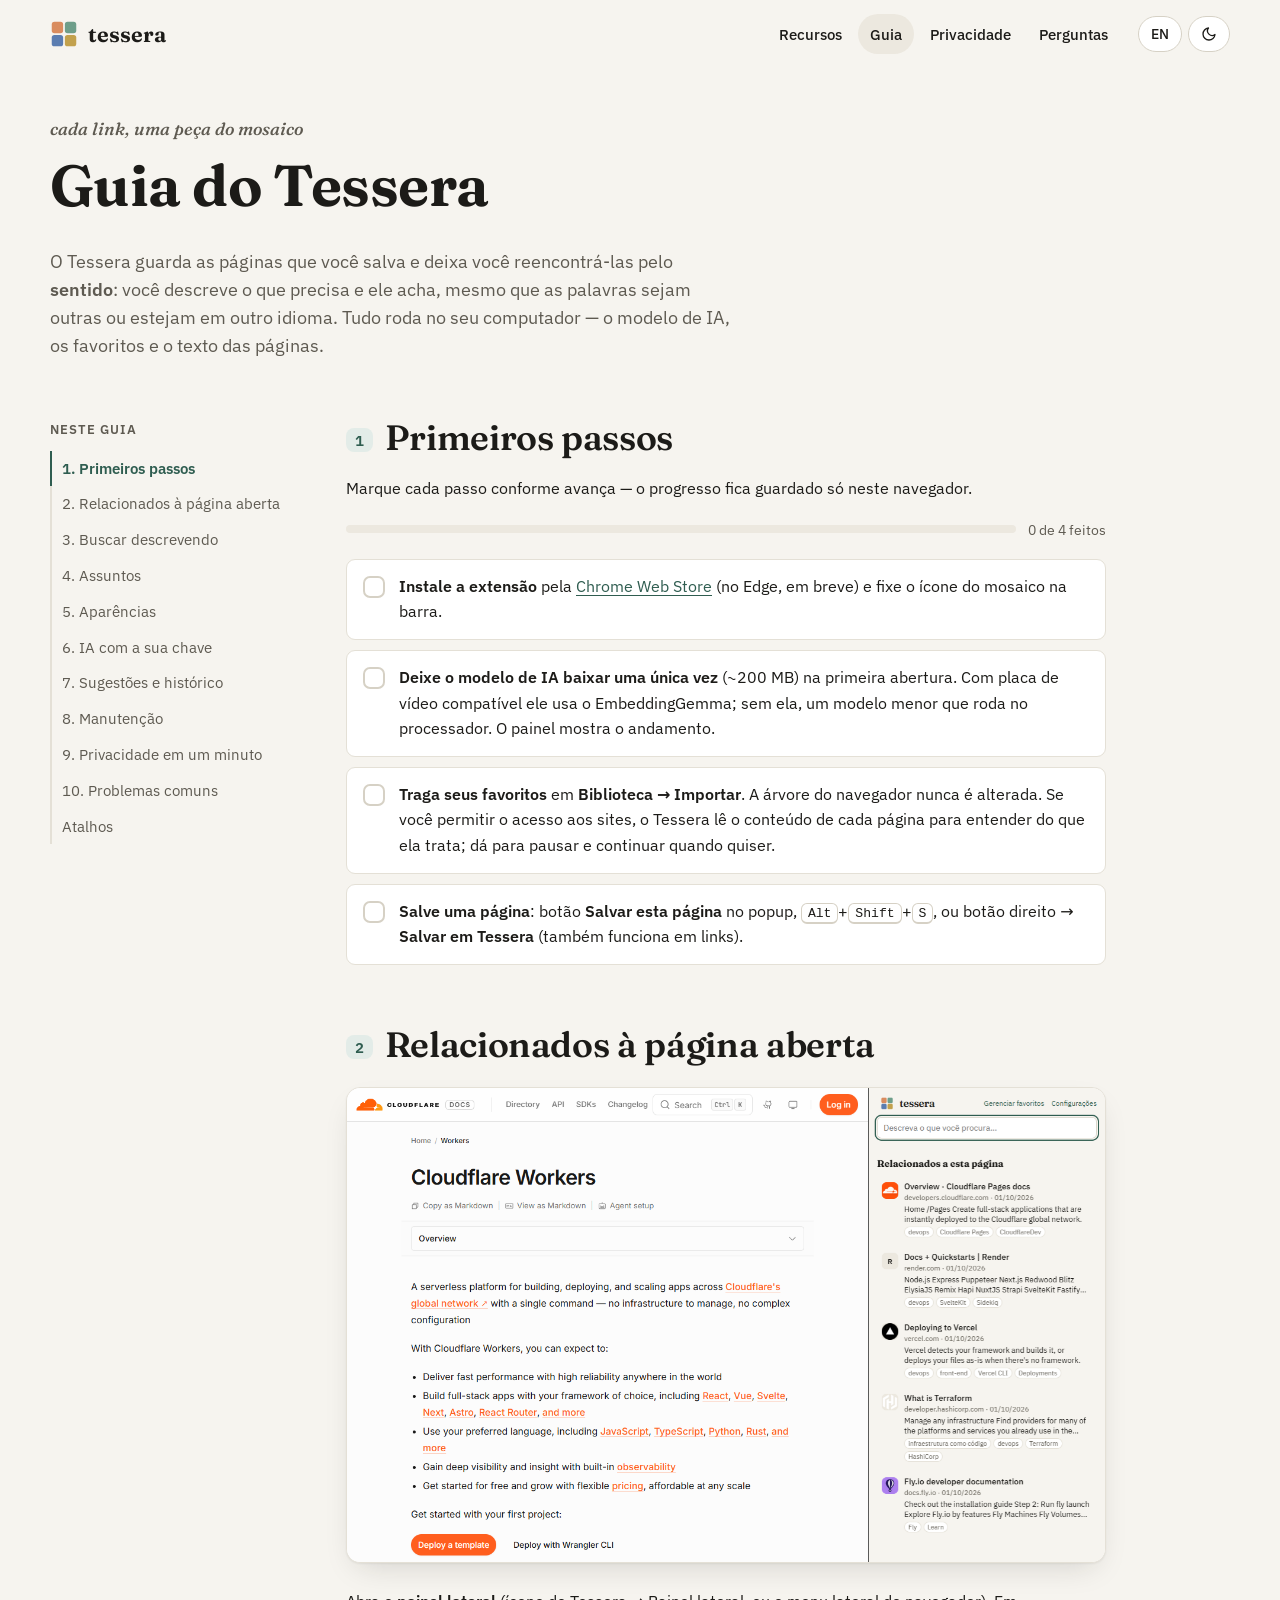
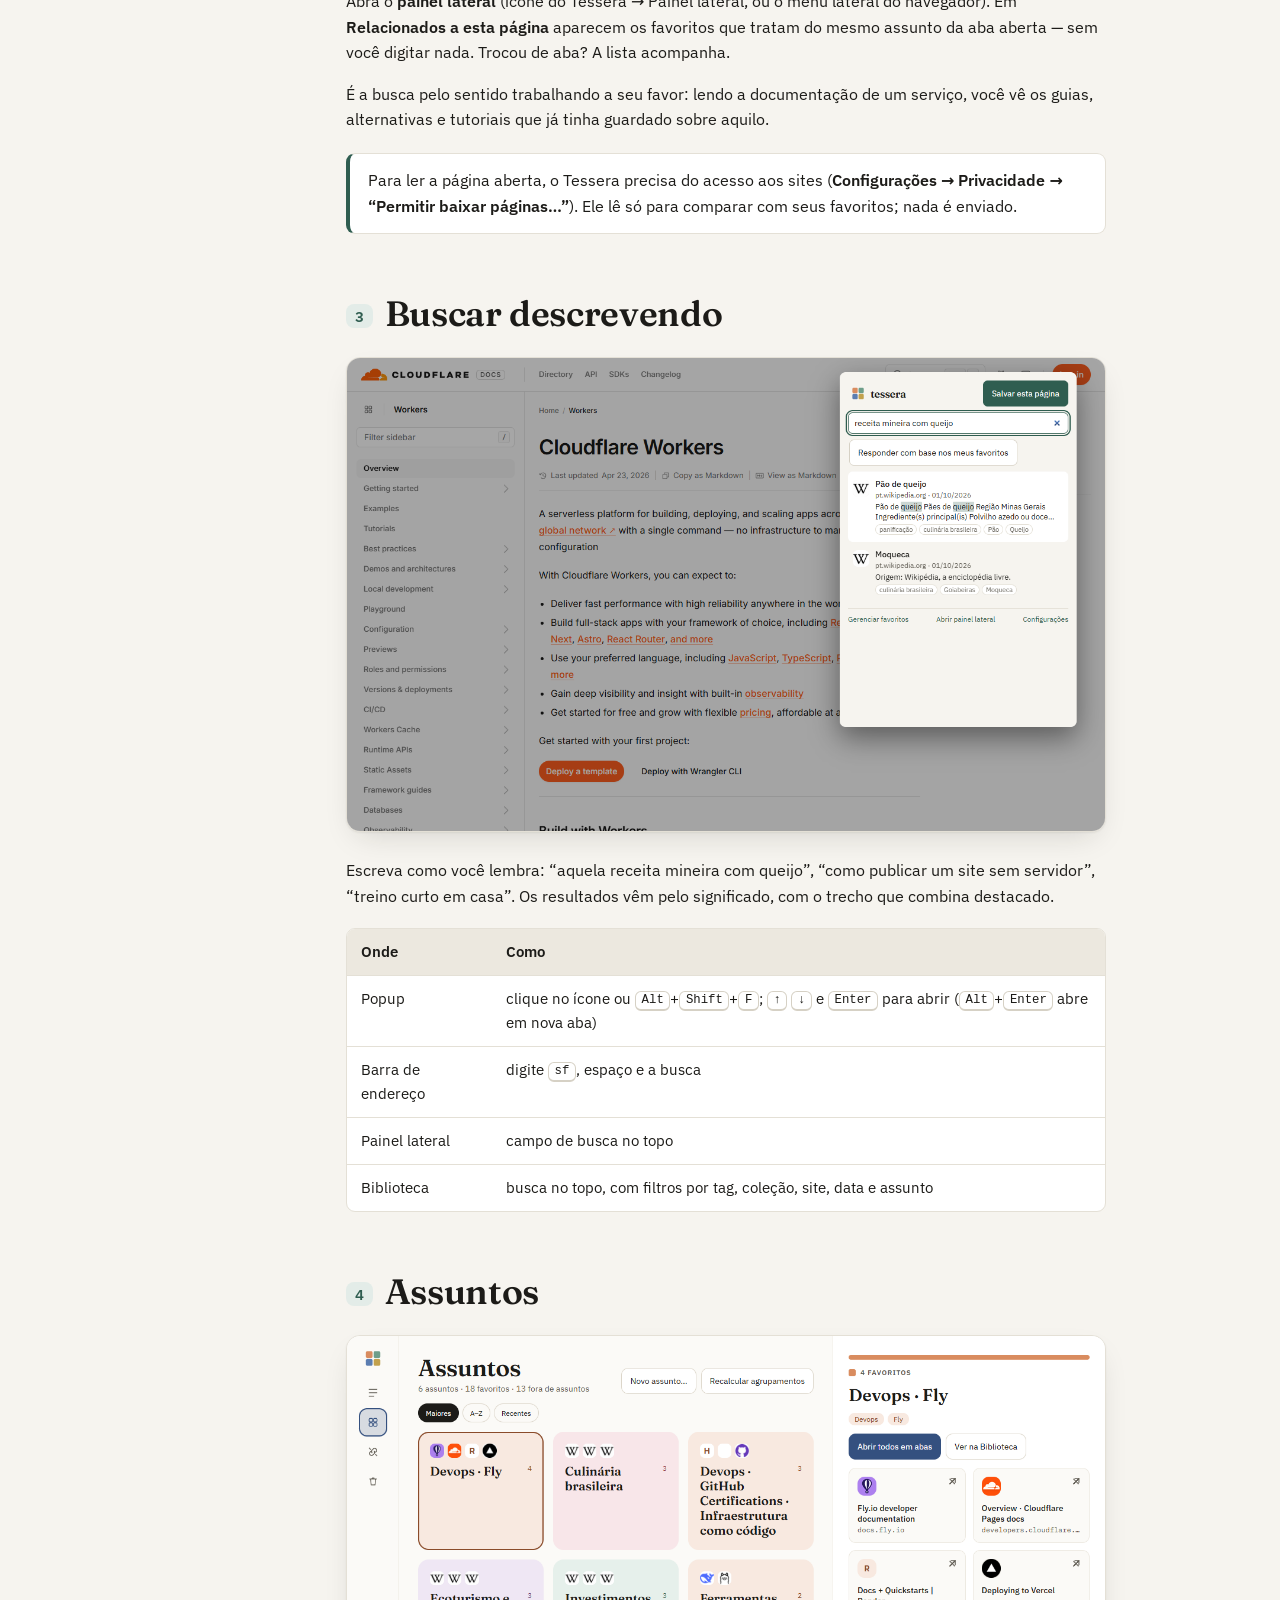
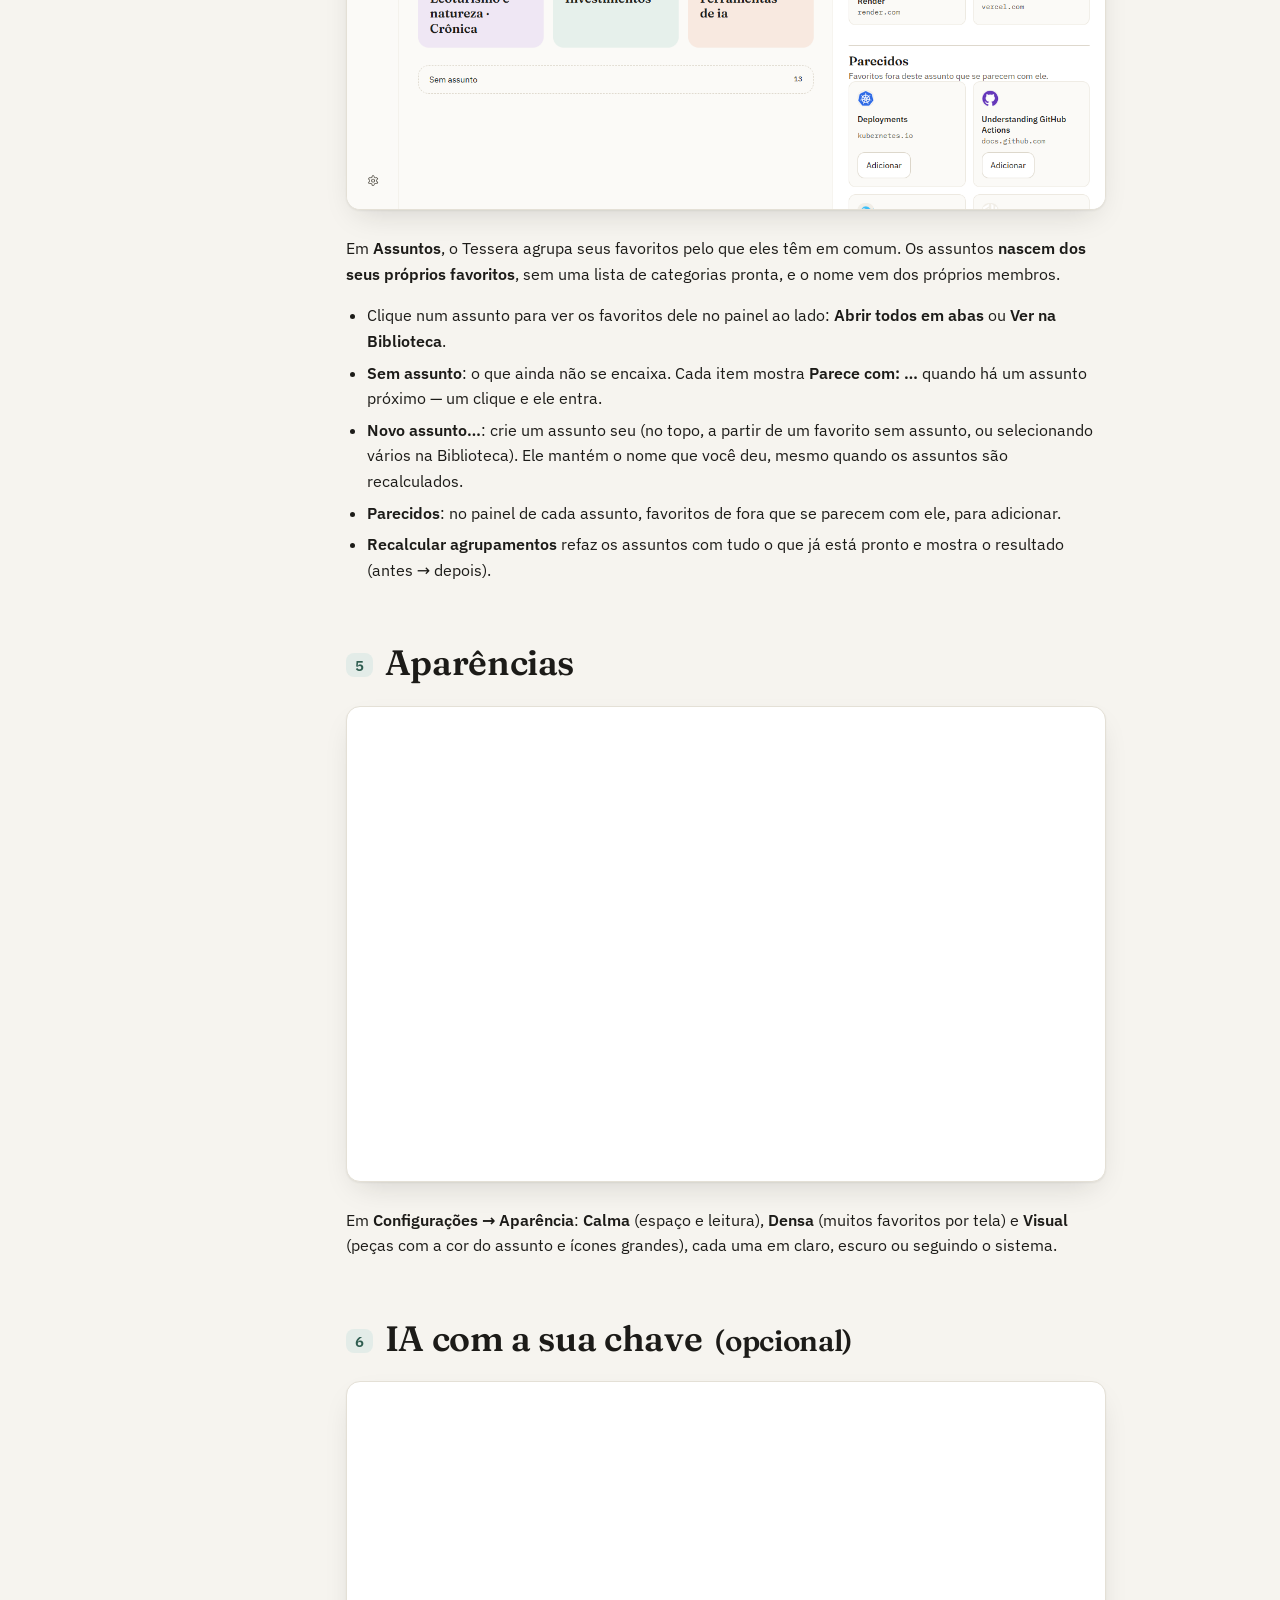
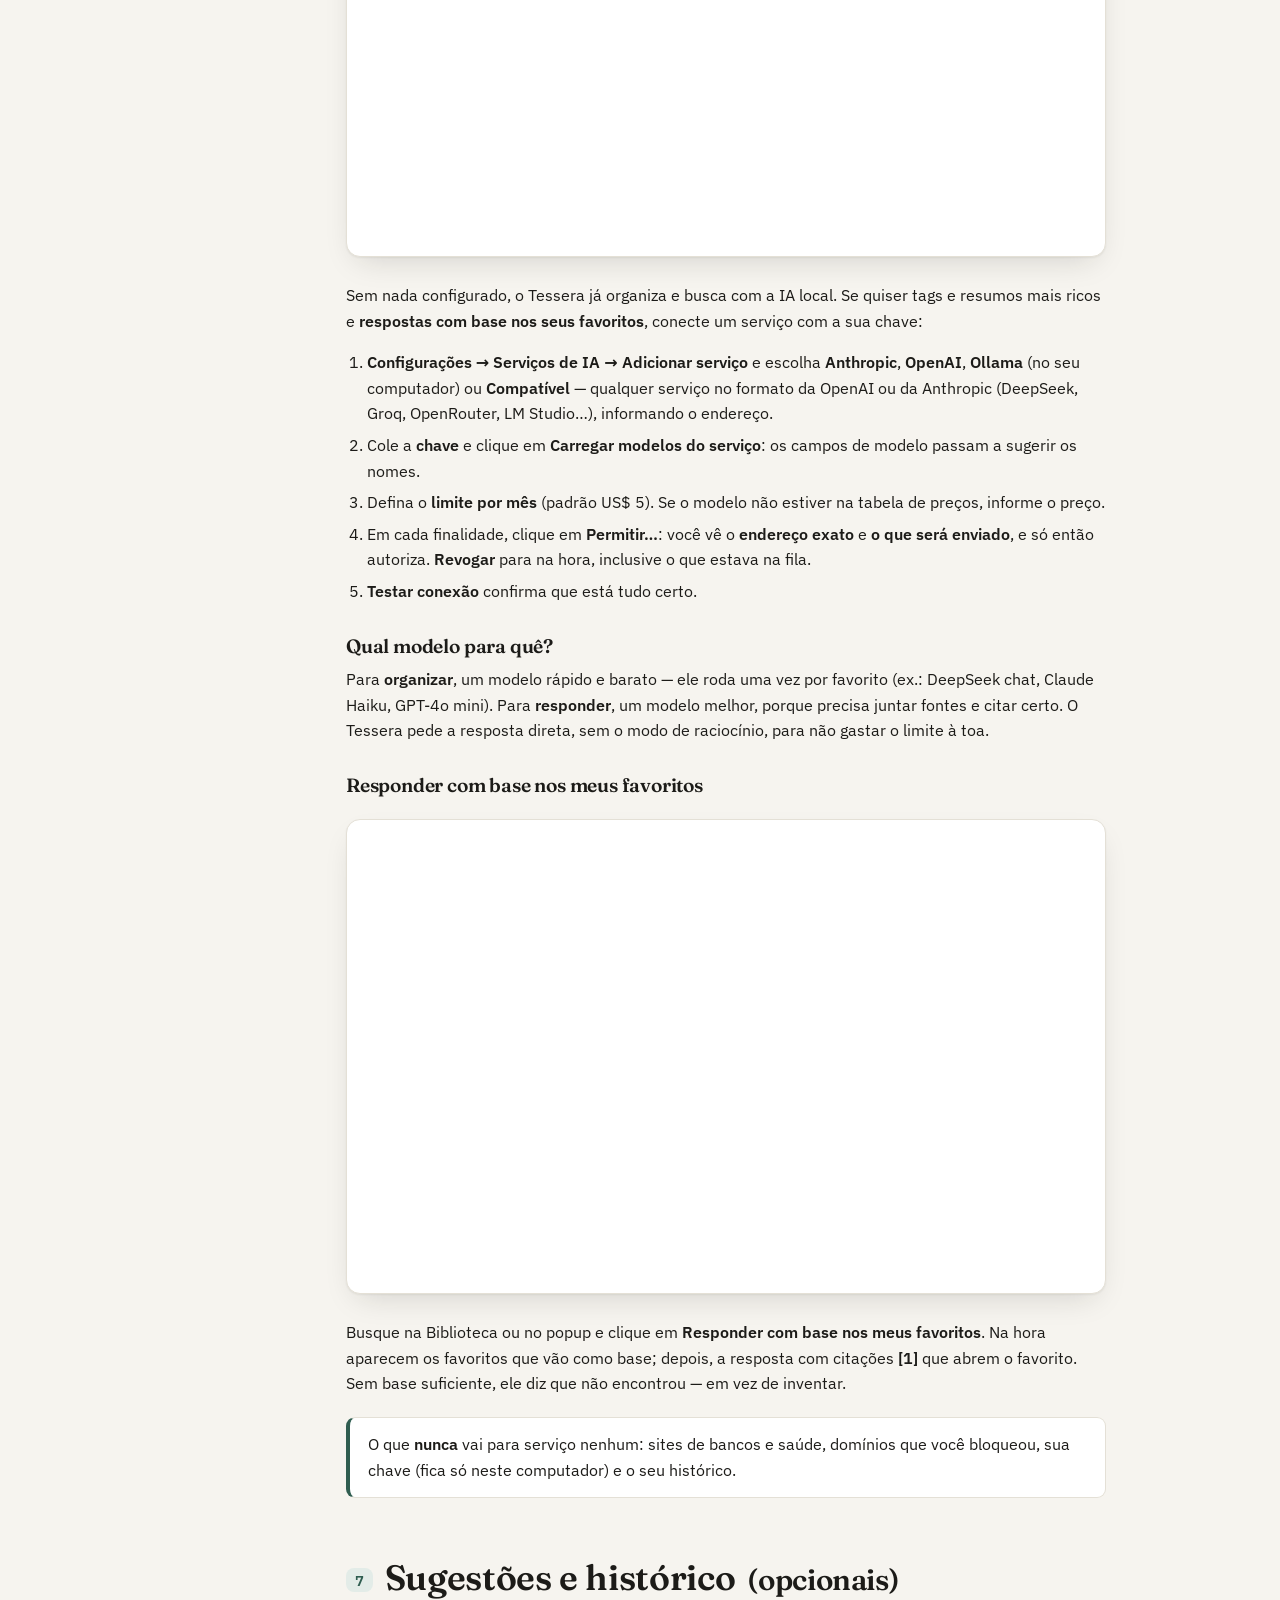
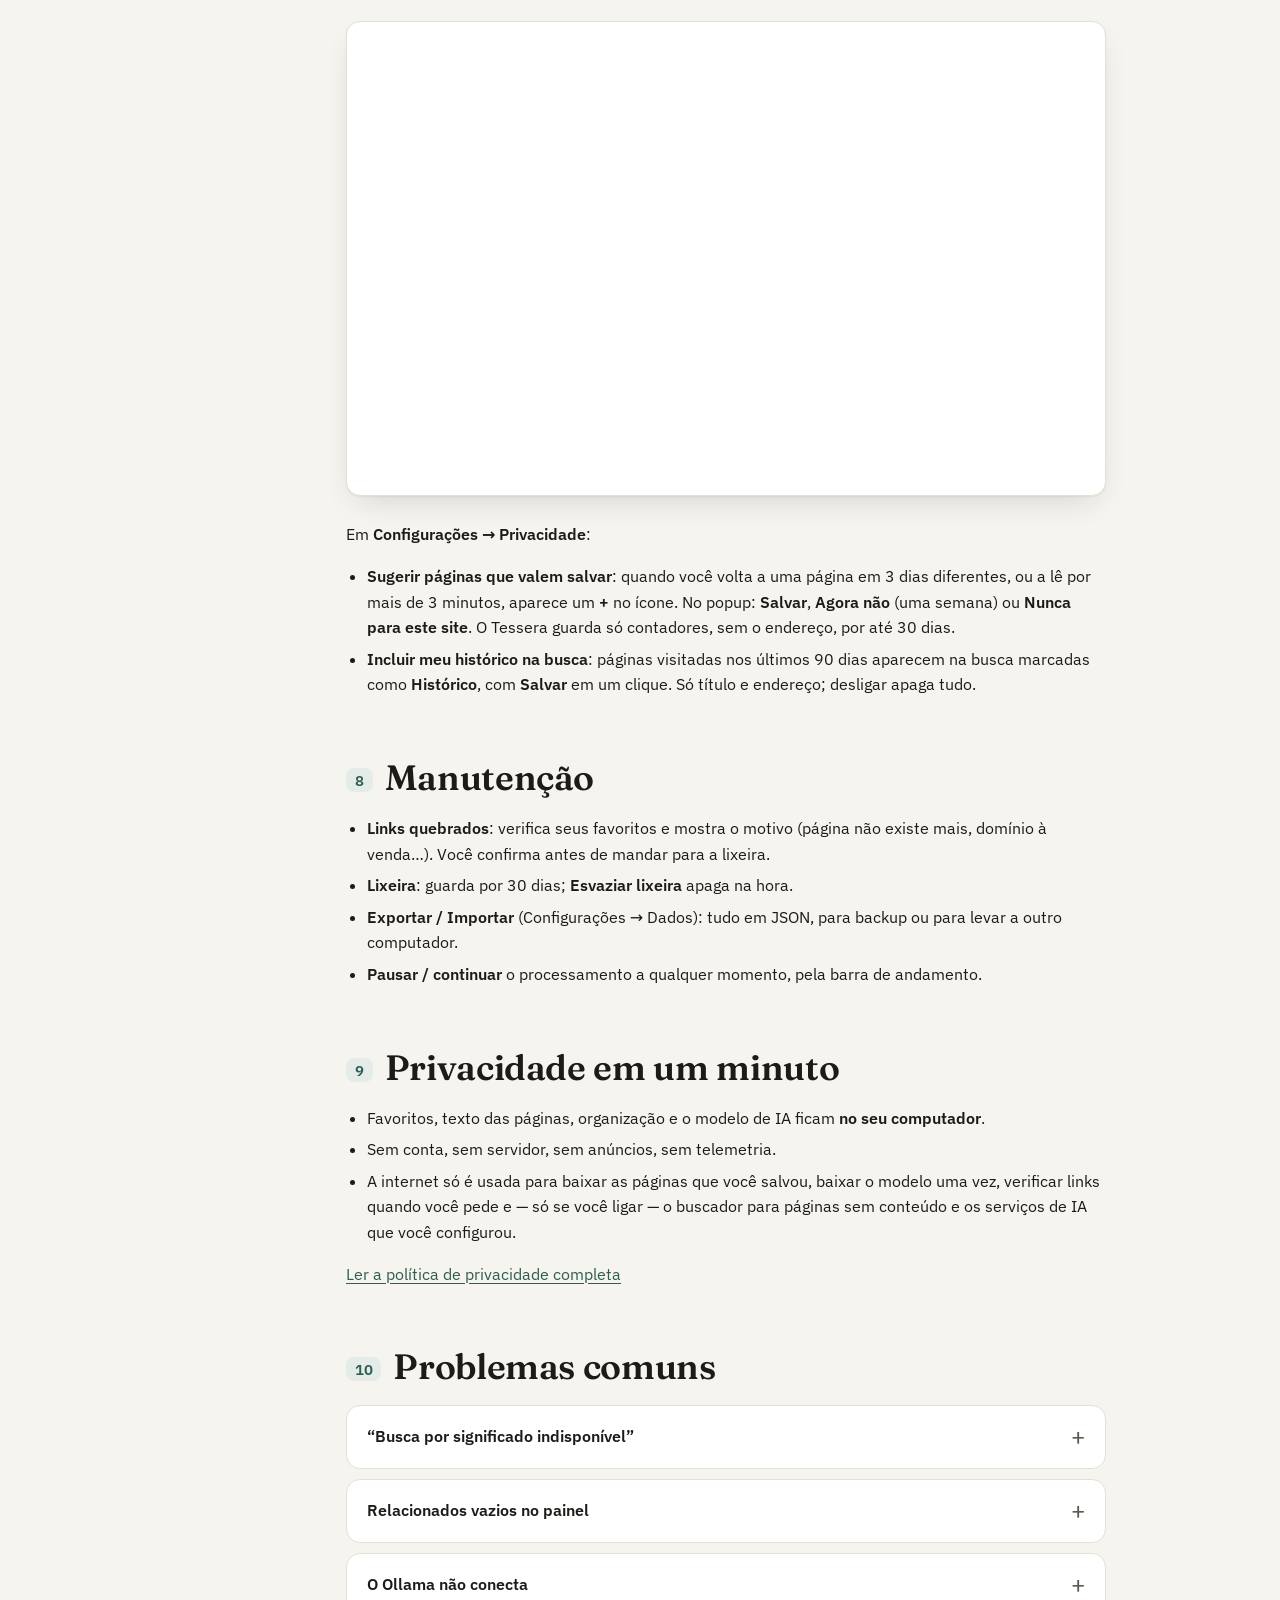
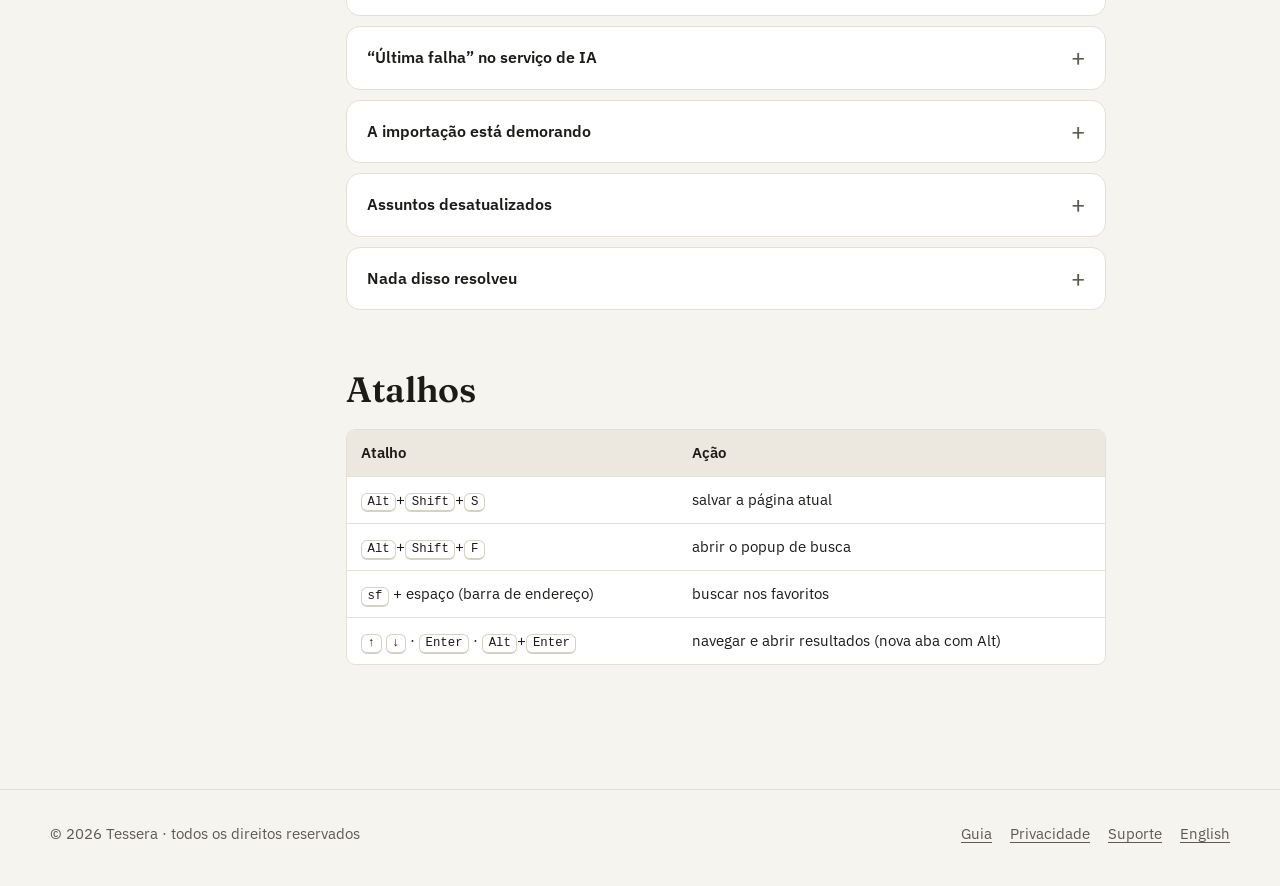
<file: guia/index.html>
<!doctype html>
<html lang="pt-BR">
<head>
  <meta charset="utf-8">
  <meta name="viewport" content="width=device-width, initial-scale=1">
  <meta http-equiv="Content-Security-Policy" content="default-src 'self'; img-src 'self'; style-src 'self'; font-src 'self'; script-src 'self' 'sha256-xH2mcu5pQ/X+diC8rg2Joe4mghK6CAMMzoD2H6qysR8='; object-src 'none'; base-uri 'none'; form-action 'none'">
  <meta name="referrer" content="no-referrer">
  <title>Guia do Tessera</title>
  <meta name="description" content="Como usar o Tessera: primeiros passos, relacionados à página aberta, busca pelo sentido, assuntos, aparências, IA com a sua chave, sugestões, manutenção e problemas comuns.">
  <link rel="canonical" href="https://casheiro.github.io/tessera/guia/">
  <link rel="alternate" hreflang="pt-BR" href="https://casheiro.github.io/tessera/guia/">
  <link rel="alternate" hreflang="en" href="https://casheiro.github.io/tessera/en/guide/">
  <meta property="og:type" content="article">
  <meta property="og:title" content="Guia do Tessera">
  <meta property="og:description" content="Tudo o que o Tessera faz, tela por tela.">
  <meta property="og:image" content="https://casheiro.github.io/tessera/assets/img/pt-BR/og.png">
  <meta name="theme-color" content="#f6f4ef">
  <link rel="icon" href="../assets/img/tessera.svg" type="image/svg+xml">
  <link rel="icon" href="../assets/img/favicon-32.png" sizes="32x32" type="image/png">
  <link rel="stylesheet" href="../assets/site.css">
  <script>try{var t=localStorage.getItem('tessera-theme');if(t)document.documentElement.dataset.theme=t}catch(e){}</script>
  <script src="../assets/site.js" defer></script>
</head>
<body>
  <div class="read-bar" aria-hidden="true"></div>
  <a class="skip" href="#conteudo">Pular para o conteúdo</a>

  <header class="site-header">
    <div class="wrap">
      <a class="brand" href="../" aria-label="Tessera, página inicial"><img src="../assets/img/tessera.svg" alt="" width="28" height="28">tessera</a>
      <nav class="nav" id="nav" aria-label="Principal">
        <a href="../#recursos">Recursos</a>
        <a href="./" aria-current="page">Guia</a>
        <a href="../privacidade/">Privacidade</a>
        <a href="../#perguntas">Perguntas</a>
      </nav>
      <div class="tools">
        <a class="chip" href="../en/guide/" hreflang="en" lang="en" aria-label="English version">EN</a>
        <button class="chip" type="button" data-theme-toggle aria-label="Tema escuro">
          <svg data-icon="moon" viewBox="0 0 24 24" fill="none" stroke="currentColor" stroke-width="2" stroke-linecap="round" stroke-linejoin="round" aria-hidden="true"><path d="M21 12.8A9 9 0 1 1 11.2 3a7 7 0 0 0 9.8 9.8z"/></svg>
          <svg data-icon="sun" hidden viewBox="0 0 24 24" fill="none" stroke="currentColor" stroke-width="2" stroke-linecap="round" aria-hidden="true"><circle cx="12" cy="12" r="4"/><path d="M12 2v2M12 20v2M4.9 4.9l1.4 1.4M17.7 17.7l1.4 1.4M2 12h2M20 12h2M4.9 19.1l1.4-1.4M17.7 6.3l1.4-1.4"/></svg>
        </button>
        <button class="chip menu-btn" type="button" aria-expanded="false" aria-controls="nav" aria-label="Menu">
          <svg viewBox="0 0 24 24" fill="none" stroke="currentColor" stroke-width="2" stroke-linecap="round" aria-hidden="true"><path d="M4 7h16M4 12h16M4 17h16"/></svg>
        </button>
      </div>
    </div>
  </header>

  <main id="conteudo">
    <div class="wrap doc-hero">
      <p class="eyebrow">cada link, uma peça do mosaico</p>
      <h1>Guia do Tessera</h1>
      <p>O Tessera guarda as páginas que você salva e deixa você reencontrá-las pelo <strong>sentido</strong>: você
        descreve o que precisa e ele acha, mesmo que as palavras sejam outras ou estejam em outro idioma. Tudo roda no seu
        computador — o modelo de IA, os favoritos e o texto das páginas.</p>
    </div>

    <div class="wrap doc-layout">
      <aside class="toc">
        <details>
          <summary>Neste guia</summary>
          <ol>
            <li><a href="#primeiros-passos">1. Primeiros passos</a></li>
            <li><a href="#relacionados">2. Relacionados à página aberta</a></li>
            <li><a href="#buscar">3. Buscar descrevendo</a></li>
            <li><a href="#assuntos">4. Assuntos</a></li>
            <li><a href="#aparencias">5. Aparências</a></li>
            <li><a href="#ia">6. IA com a sua chave</a></li>
            <li><a href="#sugestoes">7. Sugestões e histórico</a></li>
            <li><a href="#manutencao">8. Manutenção</a></li>
            <li><a href="#privacidade">9. Privacidade em um minuto</a></li>
            <li><a href="#problemas">10. Problemas comuns</a></li>
            <li><a href="#atalhos">Atalhos</a></li>
          </ol>
        </details>
      </aside>

      <article class="prose">
        <section id="primeiros-passos">
          <h2><span class="n">1</span>Primeiros passos</h2>
          <p>Marque cada passo conforme avança — o progresso fica guardado só neste navegador.</p>
          <div class="progress" data-progress="inicio"><div class="bar"><i></i></div><span>0 de 4 feitos</span></div>
          <ul class="checklist" data-checklist="inicio">
            <li><label><input type="checkbox"><span><strong>Instale a extensão</strong> pela <a href="https://chromewebstore.google.com/detail/chaphnhnfeidmgclakdmckdgfohoochd">Chrome Web Store</a> (no Edge, em breve) e fixe o
              ícone do mosaico na barra.</span></label></li>
            <li><label><input type="checkbox"><span><strong>Deixe o modelo de IA baixar uma única vez</strong> (~200 MB) na
              primeira abertura. Com placa de vídeo compatível ele usa o EmbeddingGemma; sem ela, um modelo menor que roda no
              processador. O painel mostra o andamento.</span></label></li>
            <li><label><input type="checkbox"><span><strong>Traga seus favoritos</strong> em <strong>Biblioteca →
              Importar</strong>. A árvore do navegador nunca é alterada. Se você permitir o acesso aos sites, o Tessera lê o
              conteúdo de cada página para entender do que ela trata; dá para pausar e continuar quando quiser.</span></label></li>
            <li><label><input type="checkbox"><span><strong>Salve uma página</strong>: botão <strong>Salvar esta
              página</strong> no popup, <kbd>Alt</kbd>+<kbd>Shift</kbd>+<kbd>S</kbd>, ou botão direito → <strong>Salvar em
              Tessera</strong> (também funciona em links).</span></label></li>
          </ul>
        </section>

        <section id="relacionados">
          <h2><span class="n">2</span>Relacionados à página aberta</h2>
          <figure class="shot"><img src="../assets/img/pt-BR/01-relacionados.png" width="1280" height="800" loading="lazy" alt="Página da Cloudflare aberta com o painel lateral do Tessera mostrando favoritos relacionados"></figure>
          <p>Abra o <strong>painel lateral</strong> (ícone do Tessera → Painel lateral, ou o menu lateral do navegador). Em
            <strong>Relacionados a esta página</strong> aparecem os favoritos que tratam do mesmo assunto da aba aberta — sem
            você digitar nada. Trocou de aba? A lista acompanha.</p>
          <p>É a busca pelo sentido trabalhando a seu favor: lendo a documentação de um serviço, você vê os guias,
            alternativas e tutoriais que já tinha guardado sobre aquilo.</p>
          <div class="callout"><p>Para ler a página aberta, o Tessera precisa do acesso aos sites (<strong>Configurações →
            Privacidade → “Permitir baixar páginas…”</strong>). Ele lê só para comparar com seus favoritos; nada é enviado.</p></div>
        </section>

        <section id="buscar">
          <h2><span class="n">3</span>Buscar descrevendo</h2>
          <figure class="shot"><img src="../assets/img/pt-BR/02-busca-pelo-sentido.png" width="1280" height="800" loading="lazy" alt="Popup do Tessera buscando “receita mineira com queijo”"></figure>
          <p>Escreva como você lembra: “aquela receita mineira com queijo”, “como publicar um site sem servidor”, “treino
            curto em casa”. Os resultados vêm pelo significado, com o trecho que combina destacado.</p>
          <div class="table-wrap">
            <table>
              <thead><tr><th scope="col">Onde</th><th scope="col">Como</th></tr></thead>
              <tbody>
                <tr><td>Popup</td><td>clique no ícone ou <kbd>Alt</kbd>+<kbd>Shift</kbd>+<kbd>F</kbd>; <kbd>↑</kbd> <kbd>↓</kbd> e <kbd>Enter</kbd> para abrir (<kbd>Alt</kbd>+<kbd>Enter</kbd> abre em nova aba)</td></tr>
                <tr><td>Barra de endereço</td><td>digite <kbd>sf</kbd>, espaço e a busca</td></tr>
                <tr><td>Painel lateral</td><td>campo de busca no topo</td></tr>
                <tr><td>Biblioteca</td><td>busca no topo, com filtros por tag, coleção, site, data e assunto</td></tr>
              </tbody>
            </table>
          </div>
        </section>

        <section id="assuntos">
          <h2><span class="n">4</span>Assuntos</h2>
          <figure class="shot"><img src="../assets/img/pt-BR/04-assuntos.png" width="1280" height="800" loading="lazy" alt="Tela de Assuntos na aparência Visual"></figure>
          <p>Em <strong>Assuntos</strong>, o Tessera agrupa seus favoritos pelo que eles têm em comum. Os assuntos
            <strong>nascem dos seus próprios favoritos</strong>, sem uma lista de categorias pronta, e o nome vem dos próprios
            membros.</p>
          <ul>
            <li>Clique num assunto para ver os favoritos dele no painel ao lado: <strong>Abrir todos em abas</strong> ou
              <strong>Ver na Biblioteca</strong>.</li>
            <li><strong>Sem assunto</strong>: o que ainda não se encaixa. Cada item mostra <strong>Parece com: …</strong>
              quando há um assunto próximo — um clique e ele entra.</li>
            <li><strong>Novo assunto…</strong>: crie um assunto seu (no topo, a partir de um favorito sem assunto, ou
              selecionando vários na Biblioteca). Ele mantém o nome que você deu, mesmo quando os assuntos são recalculados.</li>
            <li><strong>Parecidos</strong>: no painel de cada assunto, favoritos de fora que se parecem com ele, para adicionar.</li>
            <li><strong>Recalcular agrupamentos</strong> refaz os assuntos com tudo o que já está pronto e mostra o resultado
              (antes → depois).</li>
          </ul>
        </section>

        <section id="aparencias">
          <h2><span class="n">5</span>Aparências</h2>
          <figure class="shot"><img src="../assets/img/pt-BR/05-densa-escura.png" width="1280" height="800" loading="lazy" alt="Biblioteca na aparência Densa, modo escuro"></figure>
          <p>Em <strong>Configurações → Aparência</strong>: <strong>Calma</strong> (espaço e leitura), <strong>Densa</strong>
            (muitos favoritos por tela) e <strong>Visual</strong> (peças com a cor do assunto e ícones grandes), cada uma em
            claro, escuro ou seguindo o sistema.</p>
        </section>

        <section id="ia">
          <h2><span class="n">6</span>IA com a sua chave <small>(opcional)</small></h2>
          <figure class="shot"><img src="../assets/img/pt-BR/06-servicos-de-ia.png" width="1280" height="800" loading="lazy" alt="Cartão Serviços de IA com o DeepSeek configurado"></figure>
          <p>Sem nada configurado, o Tessera já organiza e busca com a IA local. Se quiser tags e resumos mais ricos e
            <strong>respostas com base nos seus favoritos</strong>, conecte um serviço com a sua chave:</p>
          <ol>
            <li><strong>Configurações → Serviços de IA → Adicionar serviço</strong> e escolha <strong>Anthropic</strong>,
              <strong>OpenAI</strong>, <strong>Ollama</strong> (no seu computador) ou <strong>Compatível</strong> — qualquer
              serviço no formato da OpenAI ou da Anthropic (DeepSeek, Groq, OpenRouter, LM Studio…), informando o endereço.</li>
            <li>Cole a <strong>chave</strong> e clique em <strong>Carregar modelos do serviço</strong>: os campos de modelo
              passam a sugerir os nomes.</li>
            <li>Defina o <strong>limite por mês</strong> (padrão US$ 5). Se o modelo não estiver na tabela de preços,
              informe o preço.</li>
            <li>Em cada finalidade, clique em <strong>Permitir…</strong>: você vê o <strong>endereço exato</strong> e
              <strong>o que será enviado</strong>, e só então autoriza. <strong>Revogar</strong> para na hora, inclusive o que
              estava na fila.</li>
            <li><strong>Testar conexão</strong> confirma que está tudo certo.</li>
          </ol>
          <h3>Qual modelo para quê?</h3>
          <p>Para <strong>organizar</strong>, um modelo rápido e barato — ele roda uma vez por favorito (ex.: DeepSeek chat,
            Claude Haiku, GPT-4o mini). Para <strong>responder</strong>, um modelo melhor, porque precisa juntar fontes e citar
            certo. O Tessera pede a resposta direta, sem o modo de raciocínio, para não gastar o limite à toa.</p>
          <h3>Responder com base nos meus favoritos</h3>
          <figure class="shot"><img src="../assets/img/pt-BR/03-resposta-com-citacoes.png" width="1280" height="800" loading="lazy" alt="Biblioteca com uma resposta citando favoritos"></figure>
          <p>Busque na Biblioteca ou no popup e clique em <strong>Responder com base nos meus favoritos</strong>. Na hora
            aparecem os favoritos que vão como base; depois, a resposta com citações <strong>[1]</strong> que abrem o
            favorito. Sem base suficiente, ele diz que não encontrou — em vez de inventar.</p>
          <div class="callout"><p>O que <strong>nunca</strong> vai para serviço nenhum: sites de bancos e saúde, domínios que
            você bloqueou, sua chave (fica só neste computador) e o seu histórico.</p></div>
        </section>

        <section id="sugestoes">
          <h2><span class="n">7</span>Sugestões e histórico <small>(opcionais)</small></h2>
          <figure class="shot"><img src="../assets/img/pt-BR/07-sugestoes.png" width="1280" height="800" loading="lazy" alt="Popup perguntando “Salvar esta página?”"></figure>
          <p>Em <strong>Configurações → Privacidade</strong>:</p>
          <ul>
            <li><strong>Sugerir páginas que valem salvar</strong>: quando você volta a uma página em 3 dias diferentes, ou a
              lê por mais de 3 minutos, aparece um <strong>+</strong> no ícone. No popup: <strong>Salvar</strong>,
              <strong>Agora não</strong> (uma semana) ou <strong>Nunca para este site</strong>. O Tessera guarda só
              contadores, sem o endereço, por até 30 dias.</li>
            <li><strong>Incluir meu histórico na busca</strong>: páginas visitadas nos últimos 90 dias aparecem na busca
              marcadas como <strong>Histórico</strong>, com <strong>Salvar</strong> em um clique. Só título e endereço;
              desligar apaga tudo.</li>
          </ul>
        </section>

        <section id="manutencao">
          <h2><span class="n">8</span>Manutenção</h2>
          <ul>
            <li><strong>Links quebrados</strong>: verifica seus favoritos e mostra o motivo (página não existe mais, domínio à
              venda…). Você confirma antes de mandar para a lixeira.</li>
            <li><strong>Lixeira</strong>: guarda por 30 dias; <strong>Esvaziar lixeira</strong> apaga na hora.</li>
            <li><strong>Exportar / Importar</strong> (Configurações → Dados): tudo em JSON, para backup ou para levar a outro
              computador.</li>
            <li><strong>Pausar / continuar</strong> o processamento a qualquer momento, pela barra de andamento.</li>
          </ul>
        </section>

        <section id="privacidade">
          <h2><span class="n">9</span>Privacidade em um minuto</h2>
          <ul>
            <li>Favoritos, texto das páginas, organização e o modelo de IA ficam <strong>no seu computador</strong>.</li>
            <li>Sem conta, sem servidor, sem anúncios, sem telemetria.</li>
            <li>A internet só é usada para baixar as páginas que você salvou, baixar o modelo uma vez, verificar links quando
              você pede e — só se você ligar — o buscador para páginas sem conteúdo e os serviços de IA que você configurou.</li>
          </ul>
          <p><a href="../privacidade/">Ler a política de privacidade completa</a></p>
        </section>

        <section id="problemas">
          <h2><span class="n">10</span>Problemas comuns</h2>
          <div class="faq">
            <details>
              <summary>“Busca por significado indisponível”</summary>
              <div><p>Em <strong>Configurações → Modelo de IA local</strong>, veja o motivo e clique em <strong>Tentar
                novamente</strong>. Sem placa de vídeo compatível, escolha o modelo leve.</p></div>
            </details>
            <details>
              <summary>Relacionados vazios no painel</summary>
              <div><p>Permita o acesso aos sites (Configurações → Privacidade). Páginas internas do navegador não têm
                relacionados.</p></div>
            </details>
            <details>
              <summary>O Ollama não conecta</summary>
              <div>
                <p>Inicie o Ollama permitindo extensões e use o endereço <code>http://localhost:11434/v1</code>.</p>
                <p>macOS e Linux:</p>
                <p class="copy-row"><code>OLLAMA_ORIGINS=chrome-extension://* ollama serve</code>
                  <button class="chip copy" type="button" data-copy="OLLAMA_ORIGINS=chrome-extension://* ollama serve">Copiar</button></p>
                <p>Windows (PowerShell):</p>
                <p class="copy-row"><code>$env:OLLAMA_ORIGINS="chrome-extension://*"; ollama serve</code>
                  <button class="chip copy" type="button" data-copy='$env:OLLAMA_ORIGINS="chrome-extension://*"; ollama serve'>Copiar</button></p>
              </div>
            </details>
            <details>
              <summary>“Última falha” no serviço de IA</summary>
              <div><p>A mensagem diz o motivo (chave inválida, sem crédito, limite, resposta vazia). A organização local
                continua enquanto isso.</p></div>
            </details>
            <details>
              <summary>A importação está demorando</summary>
              <div><p>É normal com centenas de favoritos (a IA lê cada página). Dá para pausar e continuar; a barra mostra o
                tempo estimado.</p></div>
            </details>
            <details>
              <summary>Assuntos desatualizados</summary>
              <div><p>Use <strong>Recalcular agrupamentos</strong> na tela de Assuntos — o resultado aparece na hora.</p></div>
            </details>
            <details>
              <summary>Nada disso resolveu</summary>
              <div><p>Abra uma conversa em <a href="https://github.com/casheiro/tessera/issues">github.com/casheiro/tessera/issues</a>
                contando o navegador, a versão do Tessera (em Configurações) e o que aconteceu. Não inclua dados pessoais nem
                a sua chave de API.</p></div>
            </details>
          </div>
        </section>

        <section id="atalhos">
          <h2>Atalhos</h2>
          <div class="table-wrap">
            <table>
              <thead><tr><th scope="col">Atalho</th><th scope="col">Ação</th></tr></thead>
              <tbody>
                <tr><td><kbd>Alt</kbd>+<kbd>Shift</kbd>+<kbd>S</kbd></td><td>salvar a página atual</td></tr>
                <tr><td><kbd>Alt</kbd>+<kbd>Shift</kbd>+<kbd>F</kbd></td><td>abrir o popup de busca</td></tr>
                <tr><td><kbd>sf</kbd> + espaço (barra de endereço)</td><td>buscar nos favoritos</td></tr>
                <tr><td><kbd>↑</kbd> <kbd>↓</kbd> · <kbd>Enter</kbd> · <kbd>Alt</kbd>+<kbd>Enter</kbd></td><td>navegar e abrir resultados (nova aba com Alt)</td></tr>
              </tbody>
            </table>
          </div>
        </section>
      </article>
    </div>
  </main>

  <footer class="site-footer">
    <div class="wrap">
      <span>© 2026 Tessera · todos os direitos reservados</span>
      <nav aria-label="Rodapé">
        <a href="./">Guia</a>
        <a href="../privacidade/">Privacidade</a>
        <a href="https://github.com/casheiro/tessera/issues">Suporte</a>
        <a href="../en/guide/" hreflang="en" lang="en">English</a>
      </nav>
    </div>
  </footer>
</body>
</html>
</file>
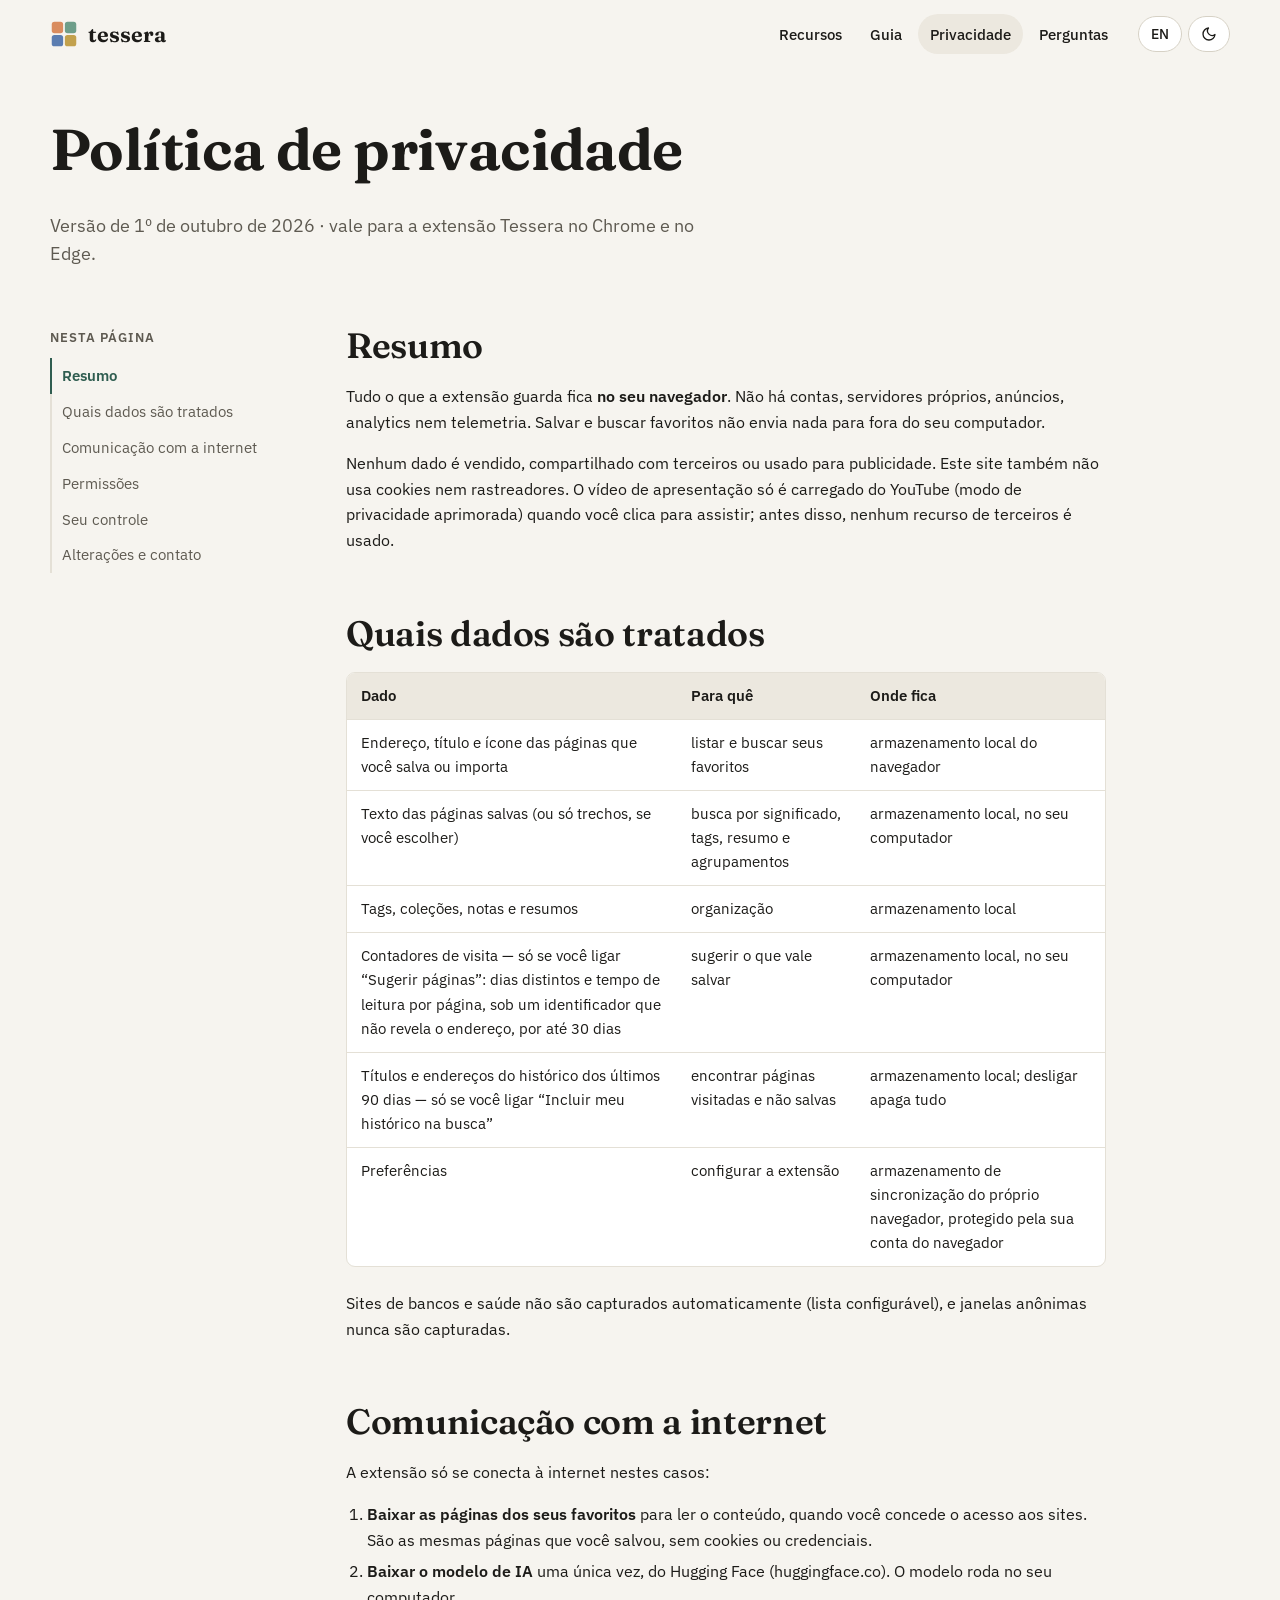
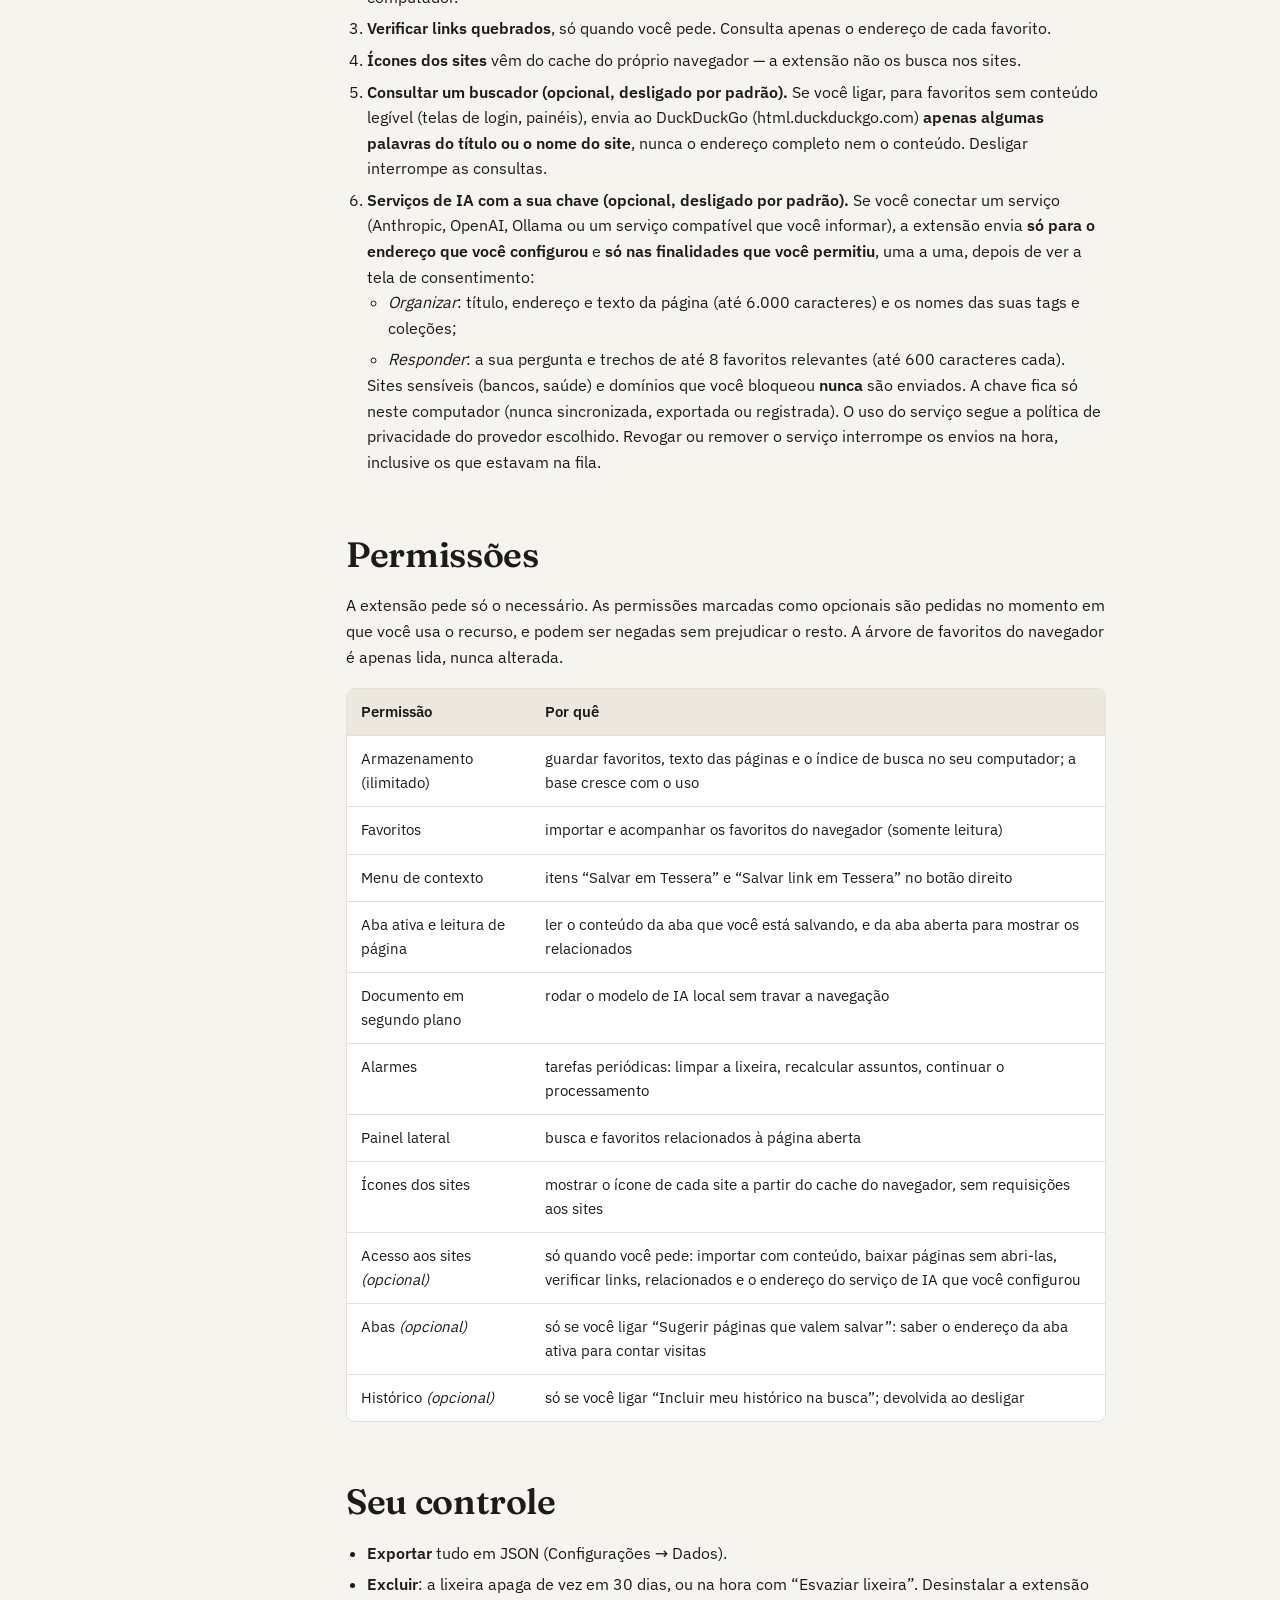
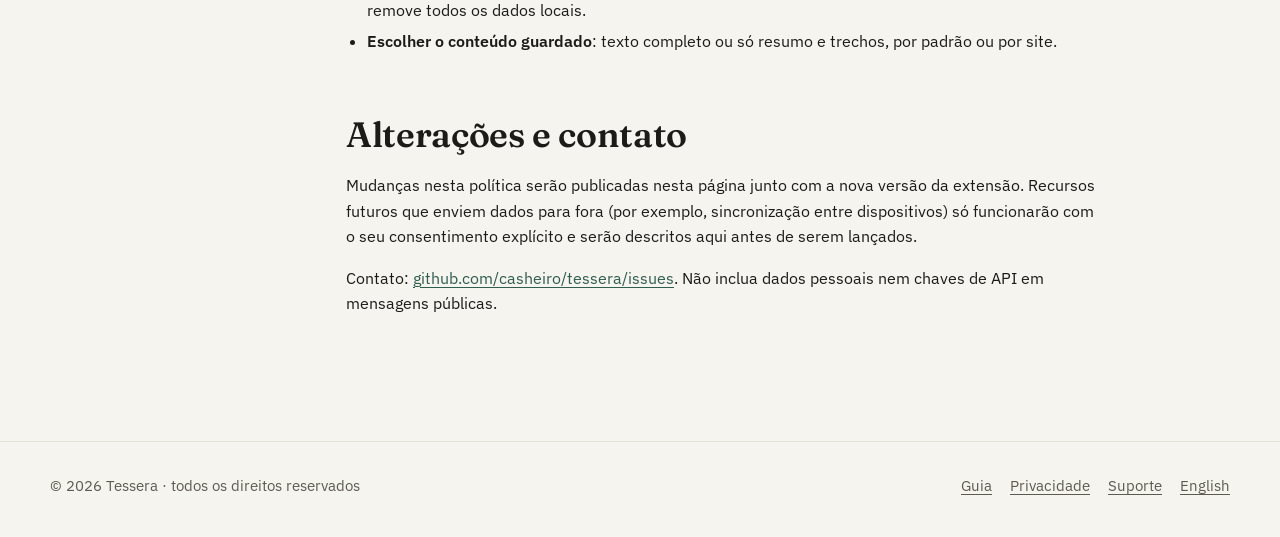
<file: privacidade/index.html>
<!doctype html>
<html lang="pt-BR">
<head>
  <meta charset="utf-8">
  <meta name="viewport" content="width=device-width, initial-scale=1">
  <meta http-equiv="Content-Security-Policy" content="default-src 'self'; img-src 'self'; style-src 'self'; font-src 'self'; script-src 'self' 'sha256-xH2mcu5pQ/X+diC8rg2Joe4mghK6CAMMzoD2H6qysR8='; object-src 'none'; base-uri 'none'; form-action 'none'">
  <meta name="referrer" content="no-referrer">
  <title>Política de privacidade — Tessera</title>
  <meta name="description" content="Política de privacidade da extensão Tessera: o que fica no seu computador, quando a extensão usa a internet e quais permissões pede.">
  <link rel="canonical" href="https://casheiro.github.io/tessera/privacidade/">
  <link rel="alternate" hreflang="pt-BR" href="https://casheiro.github.io/tessera/privacidade/">
  <link rel="alternate" hreflang="en" href="https://casheiro.github.io/tessera/en/privacy/">
  <meta name="theme-color" content="#f6f4ef">
  <link rel="icon" href="../assets/img/tessera.svg" type="image/svg+xml">
  <link rel="icon" href="../assets/img/favicon-32.png" sizes="32x32" type="image/png">
  <link rel="stylesheet" href="../assets/site.css">
  <script>try{var t=localStorage.getItem('tessera-theme');if(t)document.documentElement.dataset.theme=t}catch(e){}</script>
  <script src="../assets/site.js" defer></script>
</head>
<body>
  <div class="read-bar" aria-hidden="true"></div>
  <a class="skip" href="#conteudo">Pular para o conteúdo</a>

  <header class="site-header">
    <div class="wrap">
      <a class="brand" href="../" aria-label="Tessera, página inicial"><img src="../assets/img/tessera.svg" alt="" width="28" height="28">tessera</a>
      <nav class="nav" id="nav" aria-label="Principal">
        <a href="../#recursos">Recursos</a>
        <a href="../guia/">Guia</a>
        <a href="./" aria-current="page">Privacidade</a>
        <a href="../#perguntas">Perguntas</a>
      </nav>
      <div class="tools">
        <a class="chip" href="../en/privacy/" hreflang="en" lang="en" aria-label="English version">EN</a>
        <button class="chip" type="button" data-theme-toggle aria-label="Tema escuro">
          <svg data-icon="moon" viewBox="0 0 24 24" fill="none" stroke="currentColor" stroke-width="2" stroke-linecap="round" stroke-linejoin="round" aria-hidden="true"><path d="M21 12.8A9 9 0 1 1 11.2 3a7 7 0 0 0 9.8 9.8z"/></svg>
          <svg data-icon="sun" hidden viewBox="0 0 24 24" fill="none" stroke="currentColor" stroke-width="2" stroke-linecap="round" aria-hidden="true"><circle cx="12" cy="12" r="4"/><path d="M12 2v2M12 20v2M4.9 4.9l1.4 1.4M17.7 17.7l1.4 1.4M2 12h2M20 12h2M4.9 19.1l1.4-1.4M17.7 6.3l1.4-1.4"/></svg>
        </button>
        <button class="chip menu-btn" type="button" aria-expanded="false" aria-controls="nav" aria-label="Menu">
          <svg viewBox="0 0 24 24" fill="none" stroke="currentColor" stroke-width="2" stroke-linecap="round" aria-hidden="true"><path d="M4 7h16M4 12h16M4 17h16"/></svg>
        </button>
      </div>
    </div>
  </header>

  <main id="conteudo">
    <div class="wrap doc-hero">
      <h1>Política de privacidade</h1>
      <p>Versão de 1º de outubro de 2026 · vale para a extensão Tessera no Chrome e no Edge.</p>
    </div>

    <div class="wrap doc-layout">
      <aside class="toc">
        <details>
          <summary>Nesta página</summary>
          <ol>
            <li><a href="#resumo">Resumo</a></li>
            <li><a href="#dados">Quais dados são tratados</a></li>
            <li><a href="#internet">Comunicação com a internet</a></li>
            <li><a href="#permissoes">Permissões</a></li>
            <li><a href="#controle">Seu controle</a></li>
            <li><a href="#alteracoes">Alterações e contato</a></li>
          </ol>
        </details>
      </aside>

      <article class="prose">
        <section id="resumo">
          <h2>Resumo</h2>
          <p>Tudo o que a extensão guarda fica <strong>no seu navegador</strong>. Não há contas, servidores próprios,
            anúncios, analytics nem telemetria. Salvar e buscar favoritos não envia nada para fora do seu computador.</p>
          <p>Nenhum dado é vendido, compartilhado com terceiros ou usado para publicidade. Este site também não usa cookies
            nem rastreadores. O vídeo de apresentação só é carregado do YouTube (modo de privacidade aprimorada) quando
            você clica para assistir; antes disso, nenhum recurso de terceiros é usado.</p>
        </section>

        <section id="dados">
          <h2>Quais dados são tratados</h2>
          <div class="table-wrap">
            <table>
              <thead><tr><th scope="col">Dado</th><th scope="col">Para quê</th><th scope="col">Onde fica</th></tr></thead>
              <tbody>
                <tr><td>Endereço, título e ícone das páginas que você salva ou importa</td><td>listar e buscar seus favoritos</td><td>armazenamento local do navegador</td></tr>
                <tr><td>Texto das páginas salvas (ou só trechos, se você escolher)</td><td>busca por significado, tags, resumo e agrupamentos</td><td>armazenamento local, no seu computador</td></tr>
                <tr><td>Tags, coleções, notas e resumos</td><td>organização</td><td>armazenamento local</td></tr>
                <tr><td>Contadores de visita — só se você ligar “Sugerir páginas”: dias distintos e tempo de leitura por página, sob um identificador que não revela o endereço, por até 30 dias</td><td>sugerir o que vale salvar</td><td>armazenamento local, no seu computador</td></tr>
                <tr><td>Títulos e endereços do histórico dos últimos 90 dias — só se você ligar “Incluir meu histórico na busca”</td><td>encontrar páginas visitadas e não salvas</td><td>armazenamento local; desligar apaga tudo</td></tr>
                <tr><td>Preferências</td><td>configurar a extensão</td><td>armazenamento de sincronização do próprio navegador, protegido pela sua conta do navegador</td></tr>
              </tbody>
            </table>
          </div>
          <p>Sites de bancos e saúde não são capturados automaticamente (lista configurável), e janelas anônimas nunca são
            capturadas.</p>
        </section>

        <section id="internet">
          <h2>Comunicação com a internet</h2>
          <p>A extensão só se conecta à internet nestes casos:</p>
          <ol>
            <li><strong>Baixar as páginas dos seus favoritos</strong> para ler o conteúdo, quando você concede o acesso aos
              sites. São as mesmas páginas que você salvou, sem cookies ou credenciais.</li>
            <li><strong>Baixar o modelo de IA</strong> uma única vez, do Hugging Face (huggingface.co). O modelo roda no seu
              computador.</li>
            <li><strong>Verificar links quebrados</strong>, só quando você pede. Consulta apenas o endereço de cada favorito.</li>
            <li><strong>Ícones dos sites</strong> vêm do cache do próprio navegador — a extensão não os busca nos sites.</li>
            <li><strong>Consultar um buscador (opcional, desligado por padrão).</strong> Se você ligar, para favoritos sem
              conteúdo legível (telas de login, painéis), envia ao DuckDuckGo (html.duckduckgo.com) <strong>apenas algumas
              palavras do título ou o nome do site</strong>, nunca o endereço completo nem o conteúdo. Desligar interrompe as
              consultas.</li>
            <li><strong>Serviços de IA com a sua chave (opcional, desligado por padrão).</strong> Se você conectar um serviço
              (Anthropic, OpenAI, Ollama ou um serviço compatível que você informar), a extensão envia <strong>só para o
              endereço que você configurou</strong> e <strong>só nas finalidades que você permitiu</strong>, uma a uma,
              depois de ver a tela de consentimento:
              <ul>
                <li><em>Organizar</em>: título, endereço e texto da página (até 6.000 caracteres) e os nomes das suas tags e
                  coleções;</li>
                <li><em>Responder</em>: a sua pergunta e trechos de até 8 favoritos relevantes (até 600 caracteres cada).</li>
              </ul>
              Sites sensíveis (bancos, saúde) e domínios que você bloqueou <strong>nunca</strong> são enviados. A chave fica só
              neste computador (nunca sincronizada, exportada ou registrada). O uso do serviço segue a política de privacidade
              do provedor escolhido. Revogar ou remover o serviço interrompe os envios na hora, inclusive os que estavam na
              fila.</li>
          </ol>
        </section>

        <section id="permissoes">
          <h2>Permissões</h2>
          <p>A extensão pede só o necessário. As permissões marcadas como opcionais são pedidas no momento em que você usa o
            recurso, e podem ser negadas sem prejudicar o resto. A árvore de favoritos do navegador é apenas lida, nunca
            alterada.</p>
          <div class="table-wrap">
            <table>
              <thead><tr><th scope="col">Permissão</th><th scope="col">Por quê</th></tr></thead>
              <tbody>
                <tr><td>Armazenamento (ilimitado)</td><td>guardar favoritos, texto das páginas e o índice de busca no seu computador; a base cresce com o uso</td></tr>
                <tr><td>Favoritos</td><td>importar e acompanhar os favoritos do navegador (somente leitura)</td></tr>
                <tr><td>Menu de contexto</td><td>itens “Salvar em Tessera” e “Salvar link em Tessera” no botão direito</td></tr>
                <tr><td>Aba ativa e leitura de página</td><td>ler o conteúdo da aba que você está salvando, e da aba aberta para mostrar os relacionados</td></tr>
                <tr><td>Documento em segundo plano</td><td>rodar o modelo de IA local sem travar a navegação</td></tr>
                <tr><td>Alarmes</td><td>tarefas periódicas: limpar a lixeira, recalcular assuntos, continuar o processamento</td></tr>
                <tr><td>Painel lateral</td><td>busca e favoritos relacionados à página aberta</td></tr>
                <tr><td>Ícones dos sites</td><td>mostrar o ícone de cada site a partir do cache do navegador, sem requisições aos sites</td></tr>
                <tr><td>Acesso aos sites <em>(opcional)</em></td><td>só quando você pede: importar com conteúdo, baixar páginas sem abri-las, verificar links, relacionados e o endereço do serviço de IA que você configurou</td></tr>
                <tr><td>Abas <em>(opcional)</em></td><td>só se você ligar “Sugerir páginas que valem salvar”: saber o endereço da aba ativa para contar visitas</td></tr>
                <tr><td>Histórico <em>(opcional)</em></td><td>só se você ligar “Incluir meu histórico na busca”; devolvida ao desligar</td></tr>
              </tbody>
            </table>
          </div>
        </section>

        <section id="controle">
          <h2>Seu controle</h2>
          <ul>
            <li><strong>Exportar</strong> tudo em JSON (Configurações → Dados).</li>
            <li><strong>Excluir</strong>: a lixeira apaga de vez em 30 dias, ou na hora com “Esvaziar lixeira”. Desinstalar
              a extensão remove todos os dados locais.</li>
            <li><strong>Escolher o conteúdo guardado</strong>: texto completo ou só resumo e trechos, por padrão ou por site.</li>
          </ul>
        </section>

        <section id="alteracoes">
          <h2>Alterações e contato</h2>
          <p>Mudanças nesta política serão publicadas nesta página junto com a nova versão da extensão. Recursos futuros que
            enviem dados para fora (por exemplo, sincronização entre dispositivos) só funcionarão com o seu consentimento
            explícito e serão descritos aqui antes de serem lançados.</p>
          <p>Contato: <a href="https://github.com/casheiro/tessera/issues">github.com/casheiro/tessera/issues</a>. Não inclua
            dados pessoais nem chaves de API em mensagens públicas.</p>
        </section>
      </article>
    </div>
  </main>

  <footer class="site-footer">
    <div class="wrap">
      <span>© 2026 Tessera · todos os direitos reservados</span>
      <nav aria-label="Rodapé">
        <a href="../guia/">Guia</a>
        <a href="./">Privacidade</a>
        <a href="https://github.com/casheiro/tessera/issues">Suporte</a>
        <a href="../en/privacy/" hreflang="en" lang="en">English</a>
      </nav>
    </div>
  </footer>
</body>
</html>
</file>
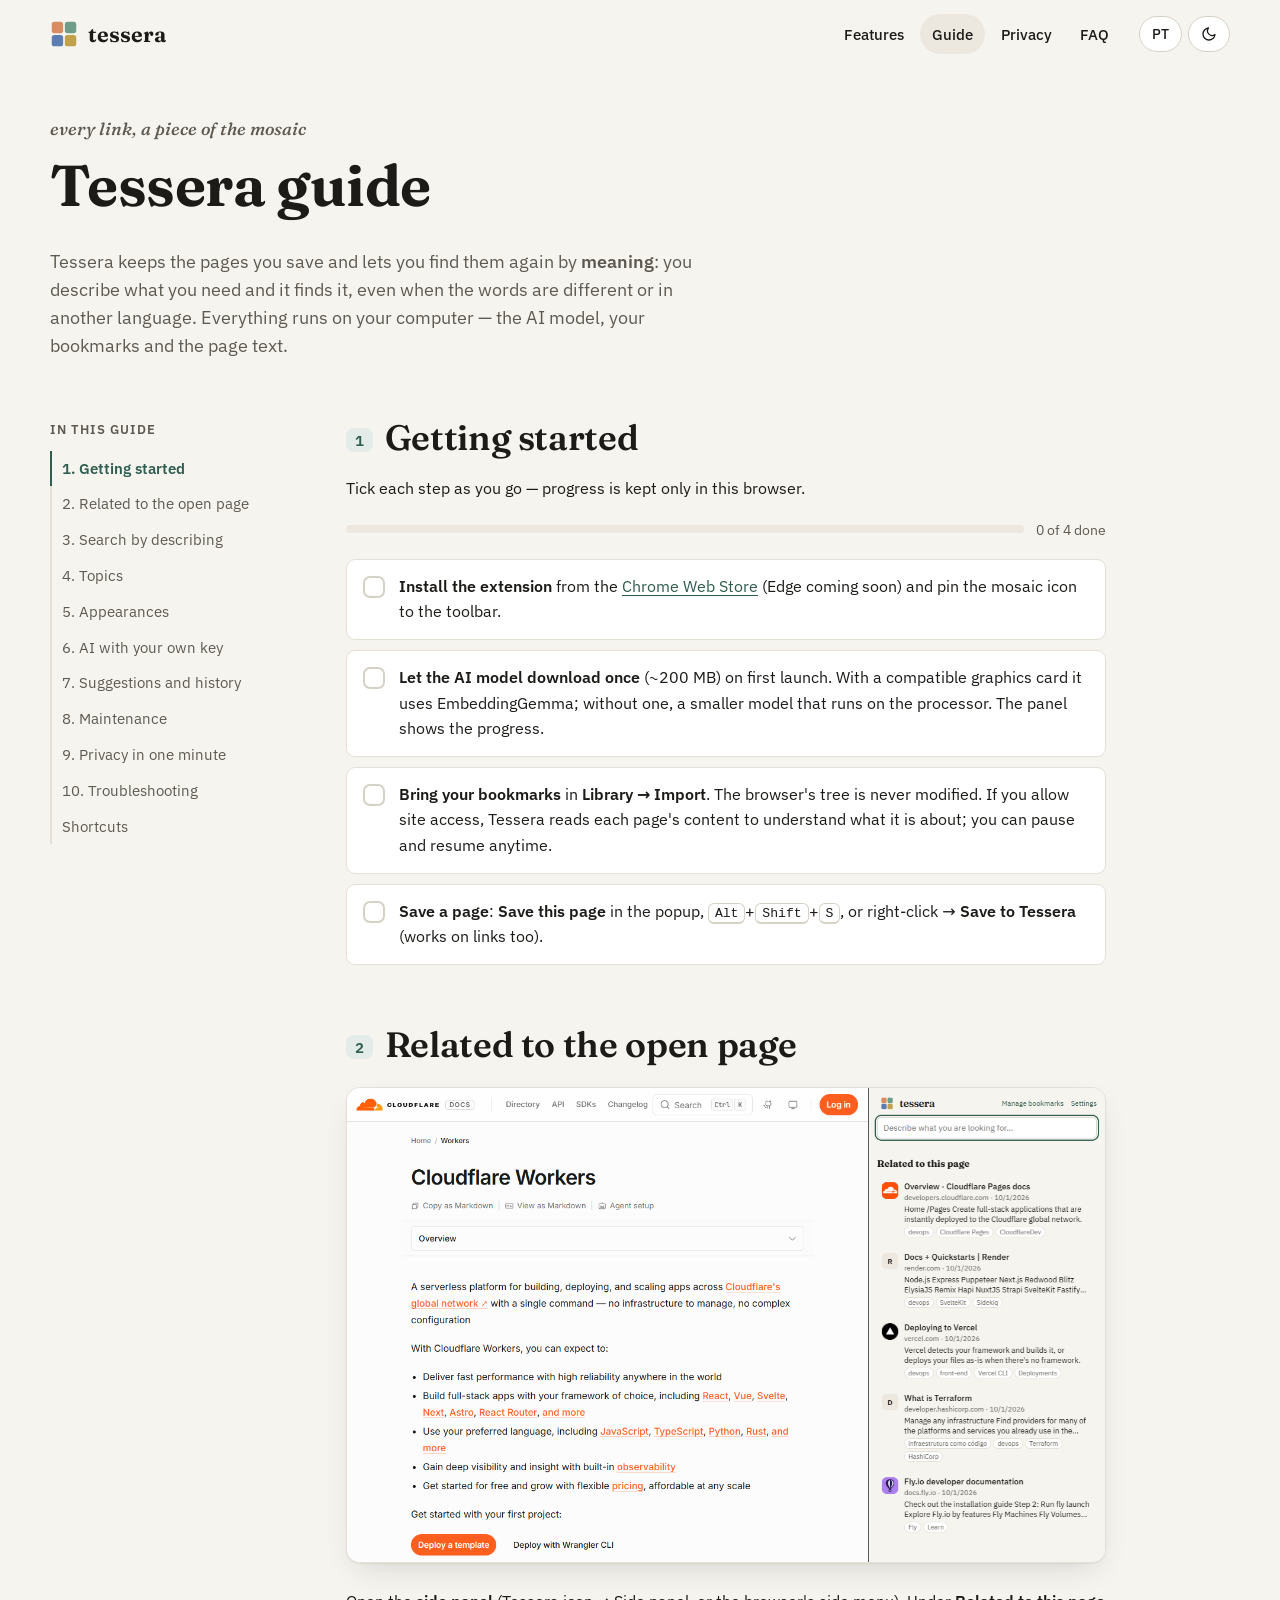
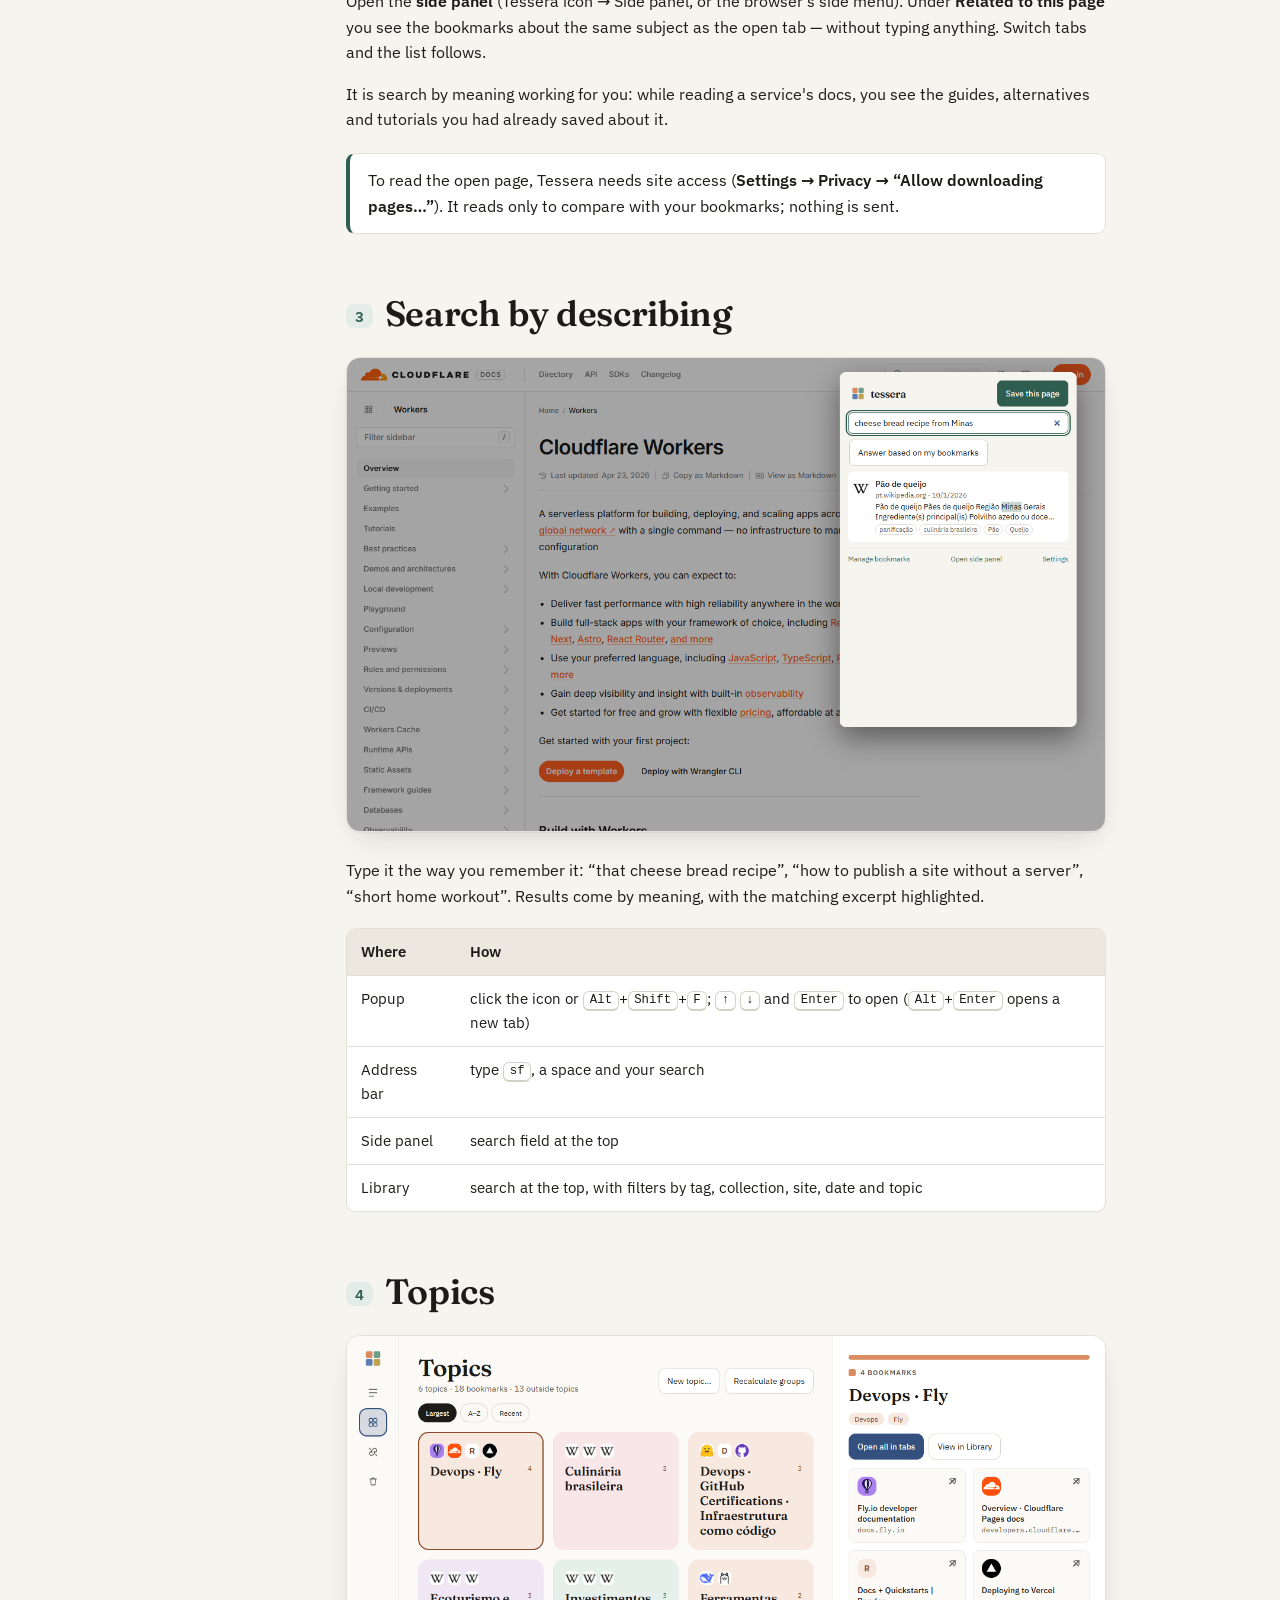
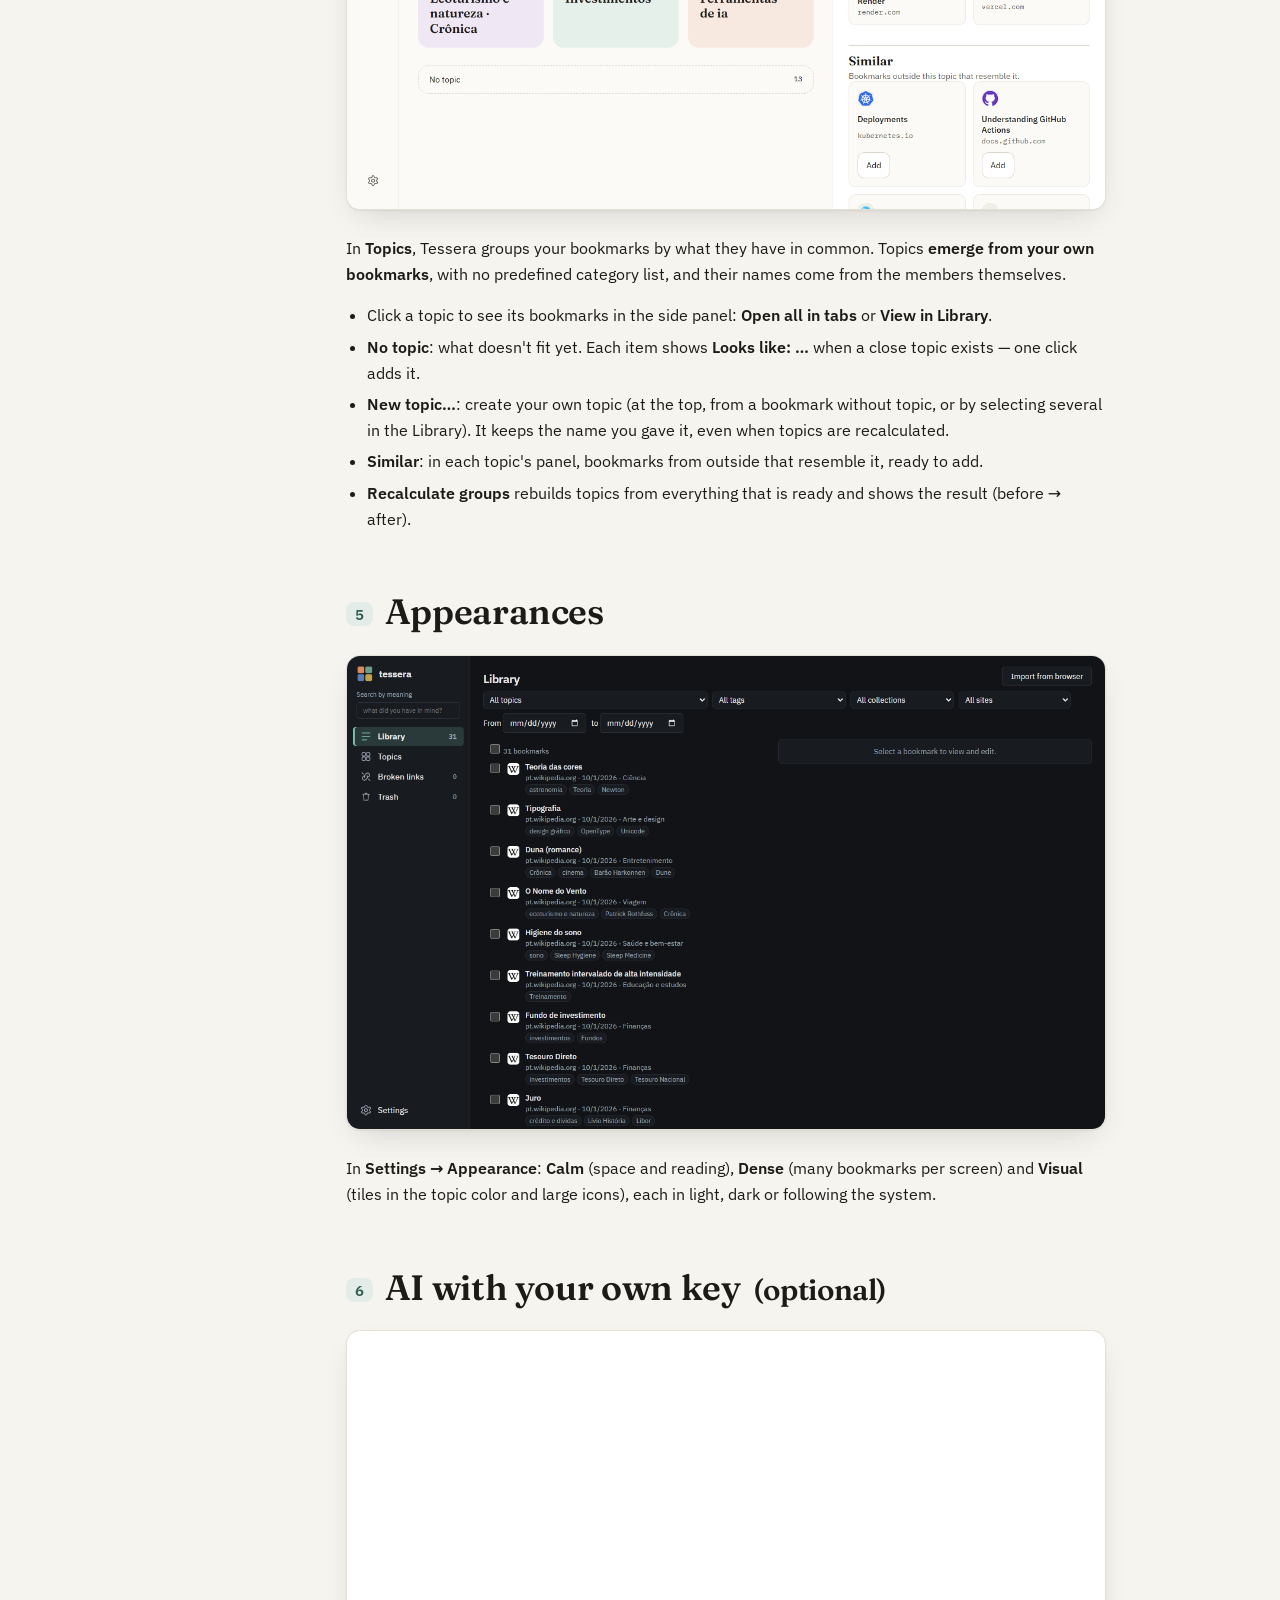
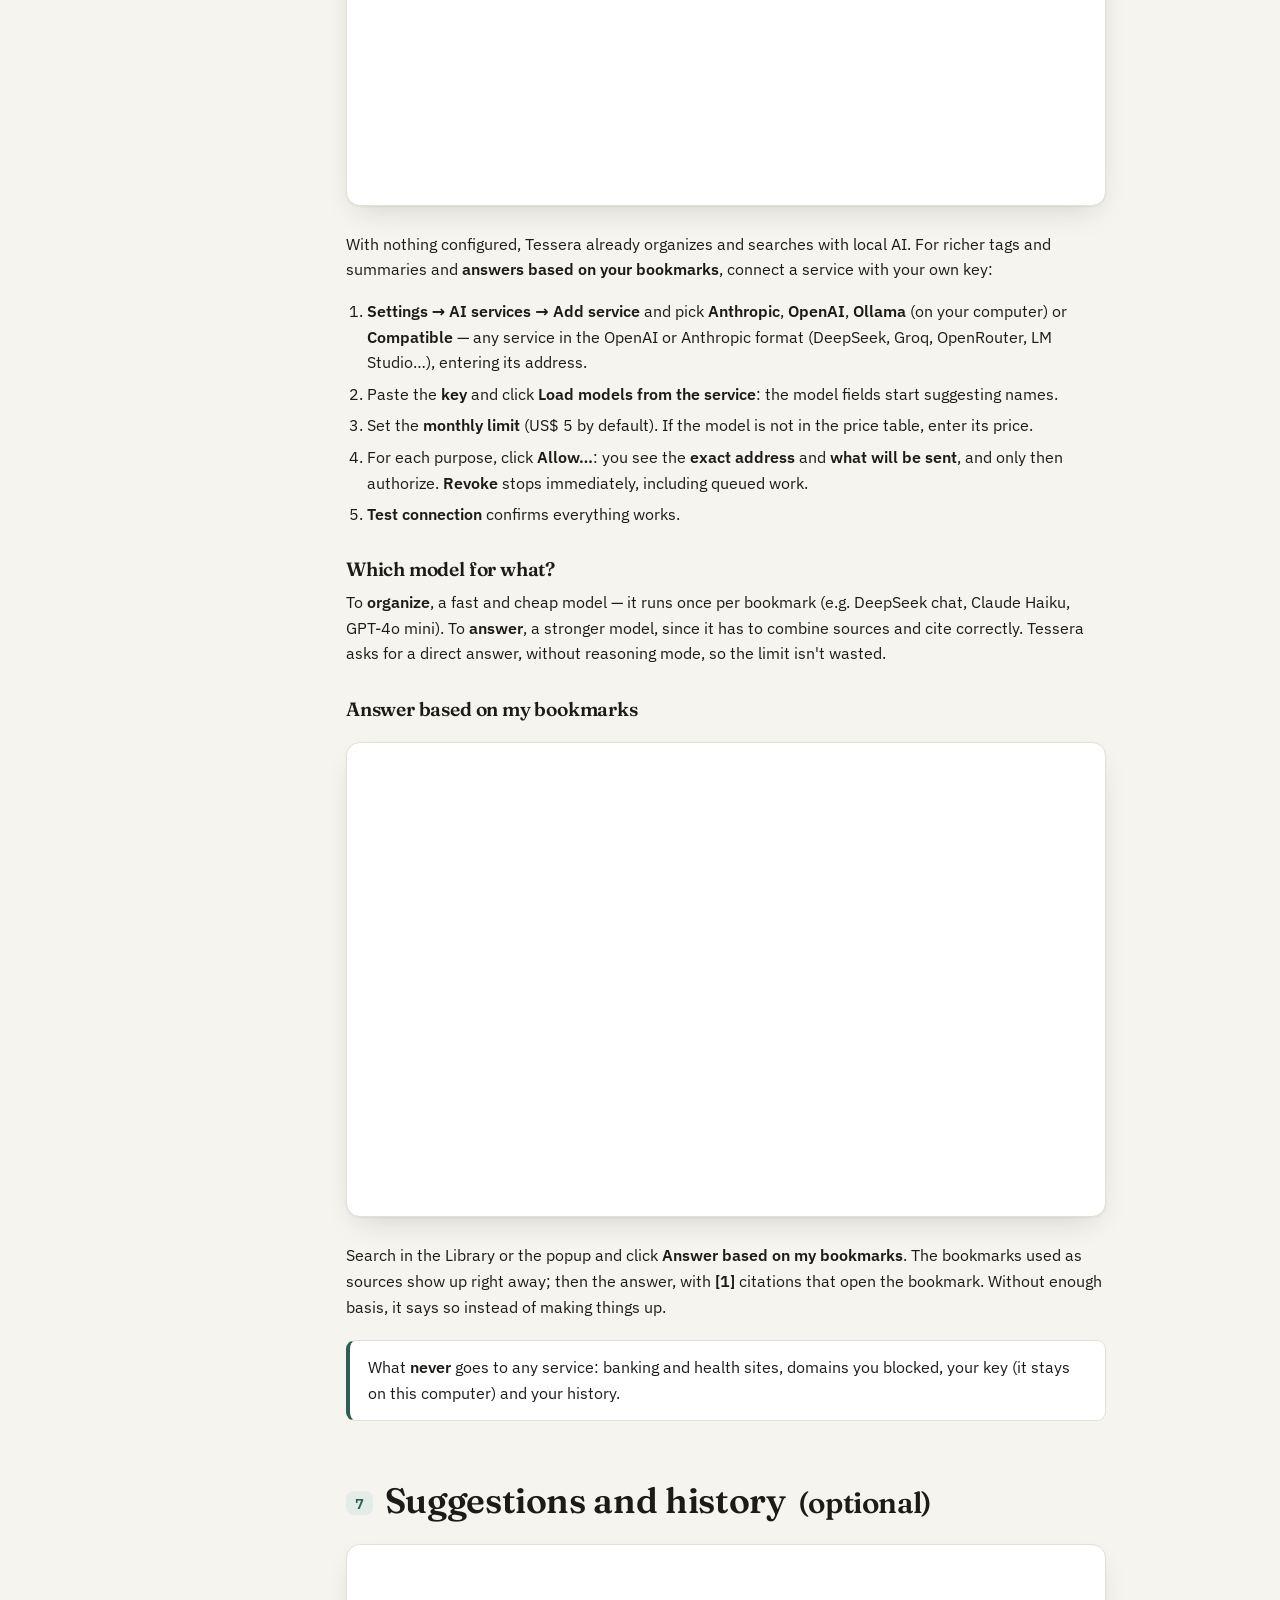
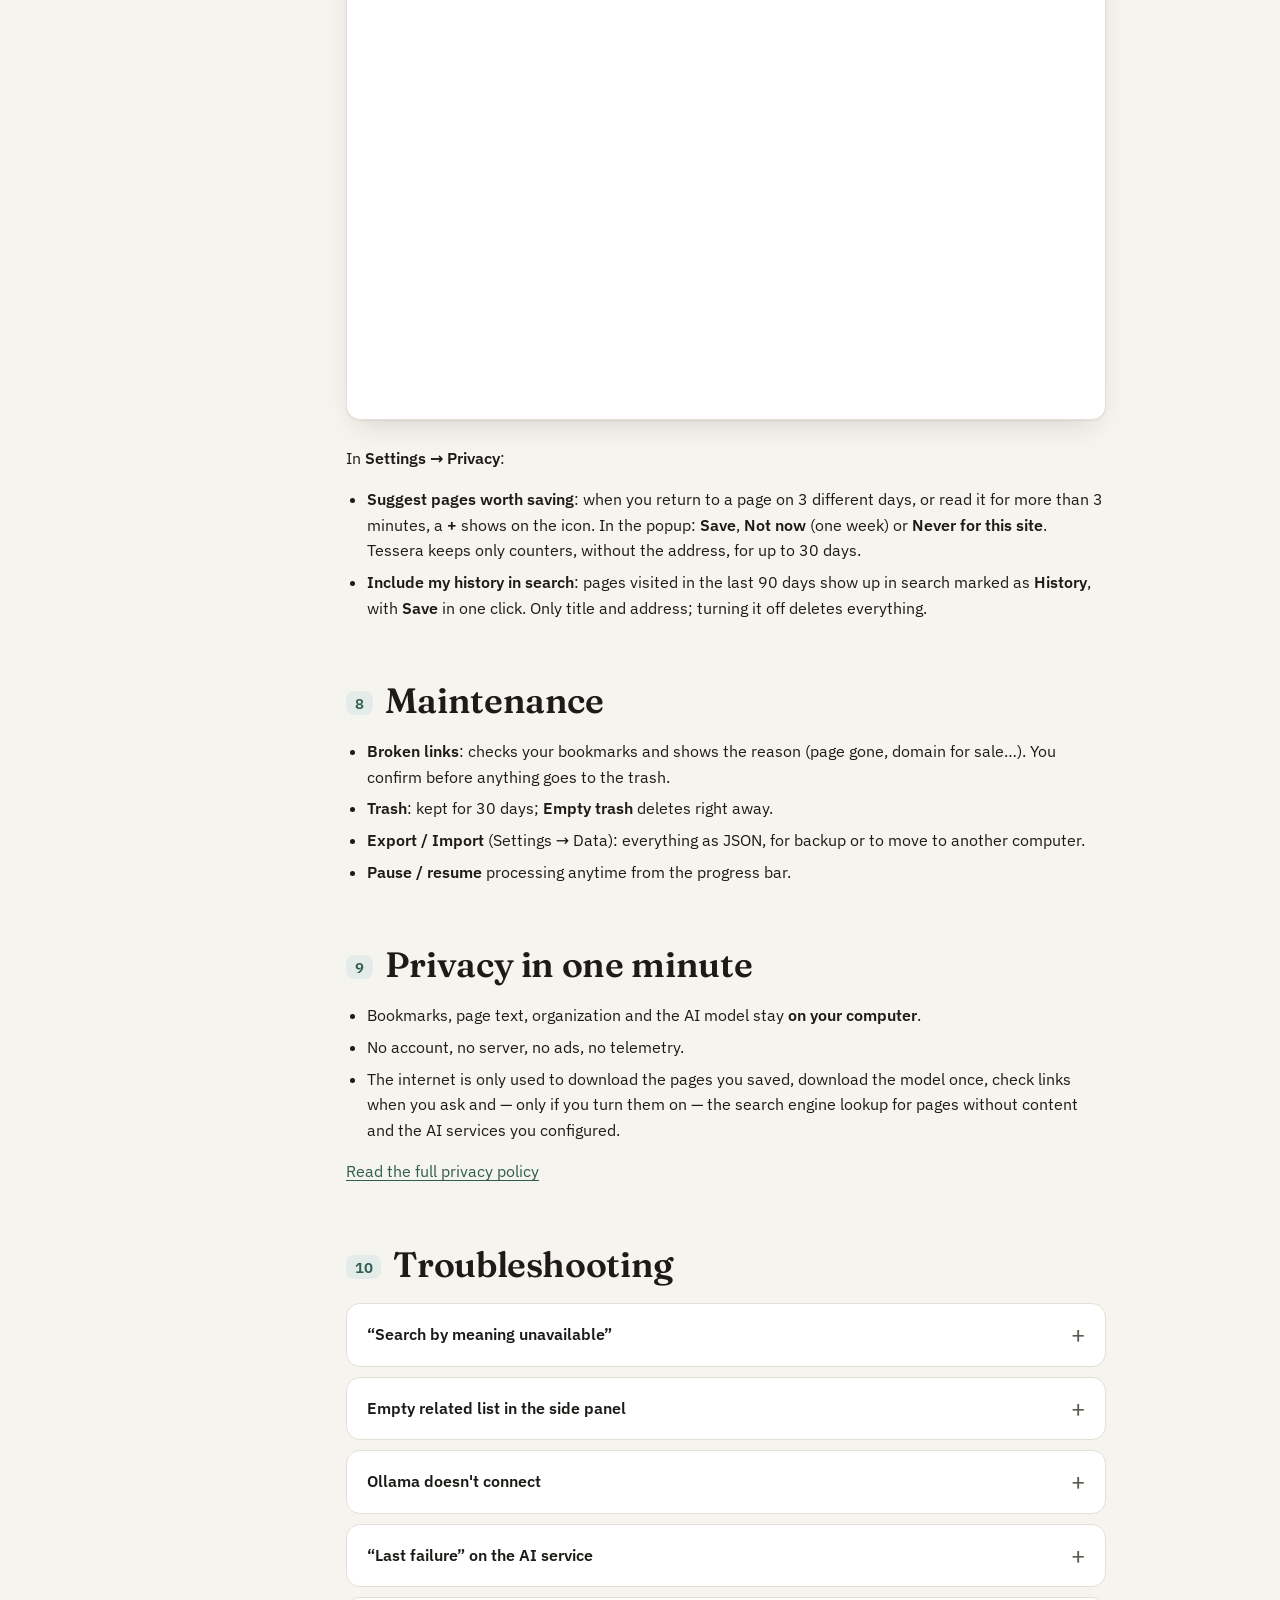
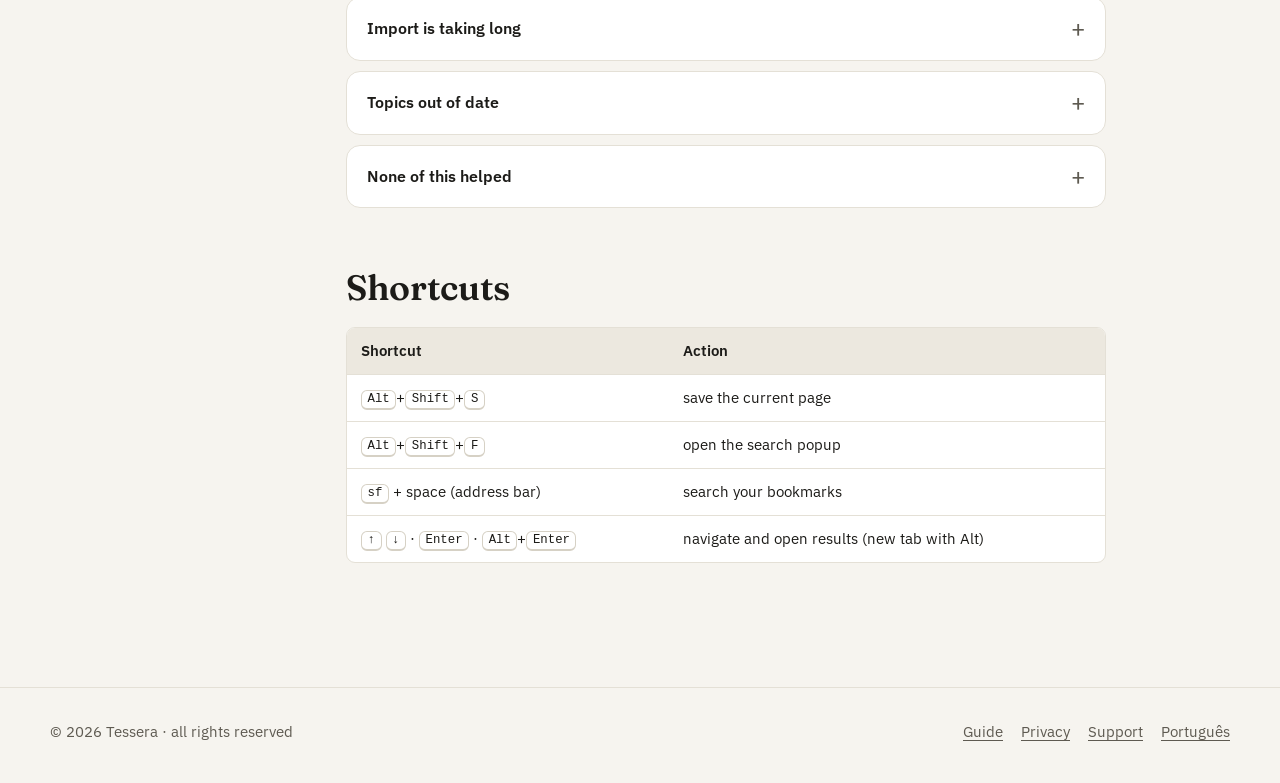
<file: en/guide/index.html>
<!doctype html>
<html lang="en">
<head>
  <meta charset="utf-8">
  <meta name="viewport" content="width=device-width, initial-scale=1">
  <meta http-equiv="Content-Security-Policy" content="default-src 'self'; img-src 'self'; style-src 'self'; font-src 'self'; script-src 'self' 'sha256-xH2mcu5pQ/X+diC8rg2Joe4mghK6CAMMzoD2H6qysR8='; object-src 'none'; base-uri 'none'; form-action 'none'">
  <meta name="referrer" content="no-referrer">
  <title>Tessera guide</title>
  <meta name="description" content="How to use Tessera: getting started, related bookmarks for the open page, search by meaning, topics, appearances, AI with your own key, suggestions, maintenance and troubleshooting.">
  <link rel="canonical" href="https://casheiro.github.io/tessera/en/guide/">
  <link rel="alternate" hreflang="pt-BR" href="https://casheiro.github.io/tessera/guia/">
  <link rel="alternate" hreflang="en" href="https://casheiro.github.io/tessera/en/guide/">
  <meta property="og:type" content="article">
  <meta property="og:title" content="Tessera guide">
  <meta property="og:description" content="Everything Tessera does, screen by screen.">
  <meta property="og:image" content="https://casheiro.github.io/tessera/assets/img/en/og.png">
  <meta name="theme-color" content="#f6f4ef">
  <link rel="icon" href="../../assets/img/tessera.svg" type="image/svg+xml">
  <link rel="icon" href="../../assets/img/favicon-32.png" sizes="32x32" type="image/png">
  <link rel="stylesheet" href="../../assets/site.css">
  <script>try{var t=localStorage.getItem('tessera-theme');if(t)document.documentElement.dataset.theme=t}catch(e){}</script>
  <script src="../../assets/site.js" defer></script>
</head>
<body>
  <div class="read-bar" aria-hidden="true"></div>
  <a class="skip" href="#content">Skip to content</a>

  <header class="site-header">
    <div class="wrap">
      <a class="brand" href="../" aria-label="Tessera, home"><img src="../../assets/img/tessera.svg" alt="" width="28" height="28">tessera</a>
      <nav class="nav" id="nav" aria-label="Main">
        <a href="../#features">Features</a>
        <a href="./" aria-current="page">Guide</a>
        <a href="../privacy/">Privacy</a>
        <a href="../#faq">FAQ</a>
      </nav>
      <div class="tools">
        <a class="chip" href="../../guia/" hreflang="pt-BR" lang="pt-BR" aria-label="Versão em português">PT</a>
        <button class="chip" type="button" data-theme-toggle aria-label="Dark theme">
          <svg data-icon="moon" viewBox="0 0 24 24" fill="none" stroke="currentColor" stroke-width="2" stroke-linecap="round" stroke-linejoin="round" aria-hidden="true"><path d="M21 12.8A9 9 0 1 1 11.2 3a7 7 0 0 0 9.8 9.8z"/></svg>
          <svg data-icon="sun" hidden viewBox="0 0 24 24" fill="none" stroke="currentColor" stroke-width="2" stroke-linecap="round" aria-hidden="true"><circle cx="12" cy="12" r="4"/><path d="M12 2v2M12 20v2M4.9 4.9l1.4 1.4M17.7 17.7l1.4 1.4M2 12h2M20 12h2M4.9 19.1l1.4-1.4M17.7 6.3l1.4-1.4"/></svg>
        </button>
        <button class="chip menu-btn" type="button" aria-expanded="false" aria-controls="nav" aria-label="Menu">
          <svg viewBox="0 0 24 24" fill="none" stroke="currentColor" stroke-width="2" stroke-linecap="round" aria-hidden="true"><path d="M4 7h16M4 12h16M4 17h16"/></svg>
        </button>
      </div>
    </div>
  </header>

  <main id="content">
    <div class="wrap doc-hero">
      <p class="eyebrow">every link, a piece of the mosaic</p>
      <h1>Tessera guide</h1>
      <p>Tessera keeps the pages you save and lets you find them again by <strong>meaning</strong>: you describe what you
        need and it finds it, even when the words are different or in another language. Everything runs on your computer —
        the AI model, your bookmarks and the page text.</p>
    </div>

    <div class="wrap doc-layout">
      <aside class="toc">
        <details>
          <summary>In this guide</summary>
          <ol>
            <li><a href="#getting-started">1. Getting started</a></li>
            <li><a href="#related">2. Related to the open page</a></li>
            <li><a href="#search">3. Search by describing</a></li>
            <li><a href="#topics">4. Topics</a></li>
            <li><a href="#appearances">5. Appearances</a></li>
            <li><a href="#ai">6. AI with your own key</a></li>
            <li><a href="#suggestions">7. Suggestions and history</a></li>
            <li><a href="#maintenance">8. Maintenance</a></li>
            <li><a href="#privacy">9. Privacy in one minute</a></li>
            <li><a href="#troubleshooting">10. Troubleshooting</a></li>
            <li><a href="#shortcuts">Shortcuts</a></li>
          </ol>
        </details>
      </aside>

      <article class="prose">
        <section id="getting-started">
          <h2><span class="n">1</span>Getting started</h2>
          <p>Tick each step as you go — progress is kept only in this browser.</p>
          <div class="progress" data-progress="start"><div class="bar"><i></i></div><span>0 of 4 done</span></div>
          <ul class="checklist" data-checklist="start">
            <li><label><input type="checkbox"><span><strong>Install the extension</strong> from the <a href="https://chromewebstore.google.com/detail/chaphnhnfeidmgclakdmckdgfohoochd">Chrome Web Store</a> (Edge coming soon)
              and pin the mosaic icon to the toolbar.</span></label></li>
            <li><label><input type="checkbox"><span><strong>Let the AI model download once</strong> (~200 MB) on first
              launch. With a compatible graphics card it uses EmbeddingGemma; without one, a smaller model that runs on the
              processor. The panel shows the progress.</span></label></li>
            <li><label><input type="checkbox"><span><strong>Bring your bookmarks</strong> in <strong>Library →
              Import</strong>. The browser's tree is never modified. If you allow site access, Tessera reads each page's
              content to understand what it is about; you can pause and resume anytime.</span></label></li>
            <li><label><input type="checkbox"><span><strong>Save a page</strong>: <strong>Save this page</strong> in the
              popup, <kbd>Alt</kbd>+<kbd>Shift</kbd>+<kbd>S</kbd>, or right-click → <strong>Save to Tessera</strong> (works on
              links too).</span></label></li>
          </ul>
        </section>

        <section id="related">
          <h2><span class="n">2</span>Related to the open page</h2>
          <figure class="shot"><img src="../../assets/img/en/01-relacionados.png" width="1280" height="800" loading="lazy" alt="A Cloudflare page open with Tessera's side panel showing related bookmarks"></figure>
          <p>Open the <strong>side panel</strong> (Tessera icon → Side panel, or the browser's side menu). Under
            <strong>Related to this page</strong> you see the bookmarks about the same subject as the open tab — without typing
            anything. Switch tabs and the list follows.</p>
          <p>It is search by meaning working for you: while reading a service's docs, you see the guides, alternatives and
            tutorials you had already saved about it.</p>
          <div class="callout"><p>To read the open page, Tessera needs site access (<strong>Settings → Privacy → “Allow
            downloading pages…”</strong>). It reads only to compare with your bookmarks; nothing is sent.</p></div>
        </section>

        <section id="search">
          <h2><span class="n">3</span>Search by describing</h2>
          <figure class="shot"><img src="../../assets/img/en/02-busca-pelo-sentido.png" width="1280" height="800" loading="lazy" alt="Tessera popup searching for a recipe"></figure>
          <p>Type it the way you remember it: “that cheese bread recipe”, “how to publish a site without a server”, “short
            home workout”. Results come by meaning, with the matching excerpt highlighted.</p>
          <div class="table-wrap">
            <table>
              <thead><tr><th scope="col">Where</th><th scope="col">How</th></tr></thead>
              <tbody>
                <tr><td>Popup</td><td>click the icon or <kbd>Alt</kbd>+<kbd>Shift</kbd>+<kbd>F</kbd>; <kbd>↑</kbd> <kbd>↓</kbd> and <kbd>Enter</kbd> to open (<kbd>Alt</kbd>+<kbd>Enter</kbd> opens a new tab)</td></tr>
                <tr><td>Address bar</td><td>type <kbd>sf</kbd>, a space and your search</td></tr>
                <tr><td>Side panel</td><td>search field at the top</td></tr>
                <tr><td>Library</td><td>search at the top, with filters by tag, collection, site, date and topic</td></tr>
              </tbody>
            </table>
          </div>
        </section>

        <section id="topics">
          <h2><span class="n">4</span>Topics</h2>
          <figure class="shot"><img src="../../assets/img/en/04-assuntos.png" width="1280" height="800" loading="lazy" alt="Topics screen in the Visual appearance"></figure>
          <p>In <strong>Topics</strong>, Tessera groups your bookmarks by what they have in common. Topics <strong>emerge
            from your own bookmarks</strong>, with no predefined category list, and their names come from the members
            themselves.</p>
          <ul>
            <li>Click a topic to see its bookmarks in the side panel: <strong>Open all in tabs</strong> or <strong>View in
              Library</strong>.</li>
            <li><strong>No topic</strong>: what doesn't fit yet. Each item shows <strong>Looks like: …</strong> when a close
              topic exists — one click adds it.</li>
            <li><strong>New topic…</strong>: create your own topic (at the top, from a bookmark without topic, or by selecting
              several in the Library). It keeps the name you gave it, even when topics are recalculated.</li>
            <li><strong>Similar</strong>: in each topic's panel, bookmarks from outside that resemble it, ready to add.</li>
            <li><strong>Recalculate groups</strong> rebuilds topics from everything that is ready and shows the result
              (before → after).</li>
          </ul>
        </section>

        <section id="appearances">
          <h2><span class="n">5</span>Appearances</h2>
          <figure class="shot"><img src="../../assets/img/en/05-densa-escura.png" width="1280" height="800" loading="lazy" alt="Library in the Dense appearance, dark mode"></figure>
          <p>In <strong>Settings → Appearance</strong>: <strong>Calm</strong> (space and reading), <strong>Dense</strong>
            (many bookmarks per screen) and <strong>Visual</strong> (tiles in the topic color and large icons), each in light,
            dark or following the system.</p>
        </section>

        <section id="ai">
          <h2><span class="n">6</span>AI with your own key <small>(optional)</small></h2>
          <figure class="shot"><img src="../../assets/img/en/06-servicos-de-ia.png" width="1280" height="800" loading="lazy" alt="AI services card with DeepSeek configured"></figure>
          <p>With nothing configured, Tessera already organizes and searches with local AI. For richer tags and summaries and
            <strong>answers based on your bookmarks</strong>, connect a service with your own key:</p>
          <ol>
            <li><strong>Settings → AI services → Add service</strong> and pick <strong>Anthropic</strong>,
              <strong>OpenAI</strong>, <strong>Ollama</strong> (on your computer) or <strong>Compatible</strong> — any service
              in the OpenAI or Anthropic format (DeepSeek, Groq, OpenRouter, LM Studio…), entering its address.</li>
            <li>Paste the <strong>key</strong> and click <strong>Load models from the service</strong>: the model fields
              start suggesting names.</li>
            <li>Set the <strong>monthly limit</strong> (US$ 5 by default). If the model is not in the price table, enter its
              price.</li>
            <li>For each purpose, click <strong>Allow…</strong>: you see the <strong>exact address</strong> and <strong>what
              will be sent</strong>, and only then authorize. <strong>Revoke</strong> stops immediately, including queued
              work.</li>
            <li><strong>Test connection</strong> confirms everything works.</li>
          </ol>
          <h3>Which model for what?</h3>
          <p>To <strong>organize</strong>, a fast and cheap model — it runs once per bookmark (e.g. DeepSeek chat, Claude
            Haiku, GPT-4o mini). To <strong>answer</strong>, a stronger model, since it has to combine sources and cite
            correctly. Tessera asks for a direct answer, without reasoning mode, so the limit isn't wasted.</p>
          <h3>Answer based on my bookmarks</h3>
          <figure class="shot"><img src="../../assets/img/en/03-resposta-com-citacoes.png" width="1280" height="800" loading="lazy" alt="Library with an answer citing bookmarks"></figure>
          <p>Search in the Library or the popup and click <strong>Answer based on my bookmarks</strong>. The bookmarks used
            as sources show up right away; then the answer, with <strong>[1]</strong> citations that open the bookmark.
            Without enough basis, it says so instead of making things up.</p>
          <div class="callout"><p>What <strong>never</strong> goes to any service: banking and health sites, domains you
            blocked, your key (it stays on this computer) and your history.</p></div>
        </section>

        <section id="suggestions">
          <h2><span class="n">7</span>Suggestions and history <small>(optional)</small></h2>
          <figure class="shot"><img src="../../assets/img/en/07-sugestoes.png" width="1280" height="800" loading="lazy" alt="Popup asking “Save this page?”"></figure>
          <p>In <strong>Settings → Privacy</strong>:</p>
          <ul>
            <li><strong>Suggest pages worth saving</strong>: when you return to a page on 3 different days, or read it for
              more than 3 minutes, a <strong>+</strong> shows on the icon. In the popup: <strong>Save</strong>, <strong>Not
              now</strong> (one week) or <strong>Never for this site</strong>. Tessera keeps only counters, without the
              address, for up to 30 days.</li>
            <li><strong>Include my history in search</strong>: pages visited in the last 90 days show up in search marked as
              <strong>History</strong>, with <strong>Save</strong> in one click. Only title and address; turning it off
              deletes everything.</li>
          </ul>
        </section>

        <section id="maintenance">
          <h2><span class="n">8</span>Maintenance</h2>
          <ul>
            <li><strong>Broken links</strong>: checks your bookmarks and shows the reason (page gone, domain for sale…). You
              confirm before anything goes to the trash.</li>
            <li><strong>Trash</strong>: kept for 30 days; <strong>Empty trash</strong> deletes right away.</li>
            <li><strong>Export / Import</strong> (Settings → Data): everything as JSON, for backup or to move to another
              computer.</li>
            <li><strong>Pause / resume</strong> processing anytime from the progress bar.</li>
          </ul>
        </section>

        <section id="privacy">
          <h2><span class="n">9</span>Privacy in one minute</h2>
          <ul>
            <li>Bookmarks, page text, organization and the AI model stay <strong>on your computer</strong>.</li>
            <li>No account, no server, no ads, no telemetry.</li>
            <li>The internet is only used to download the pages you saved, download the model once, check links when you ask
              and — only if you turn them on — the search engine lookup for pages without content and the AI services you
              configured.</li>
          </ul>
          <p><a href="../privacy/">Read the full privacy policy</a></p>
        </section>

        <section id="troubleshooting">
          <h2><span class="n">10</span>Troubleshooting</h2>
          <div class="faq">
            <details>
              <summary>“Search by meaning unavailable”</summary>
              <div><p>In <strong>Settings → Local AI model</strong>, see the reason and click <strong>Try again</strong>.
                Without a compatible graphics card, choose the light model.</p></div>
            </details>
            <details>
              <summary>Empty related list in the side panel</summary>
              <div><p>Allow site access (Settings → Privacy). Internal browser pages have no related items.</p></div>
            </details>
            <details>
              <summary>Ollama doesn't connect</summary>
              <div>
                <p>Start Ollama allowing extensions and use the address <code>http://localhost:11434/v1</code>.</p>
                <p>macOS and Linux:</p>
                <p class="copy-row"><code>OLLAMA_ORIGINS=chrome-extension://* ollama serve</code>
                  <button class="chip copy" type="button" data-copy="OLLAMA_ORIGINS=chrome-extension://* ollama serve">Copy</button></p>
                <p>Windows (PowerShell):</p>
                <p class="copy-row"><code>$env:OLLAMA_ORIGINS="chrome-extension://*"; ollama serve</code>
                  <button class="chip copy" type="button" data-copy='$env:OLLAMA_ORIGINS="chrome-extension://*"; ollama serve'>Copy</button></p>
              </div>
            </details>
            <details>
              <summary>“Last failure” on the AI service</summary>
              <div><p>The message tells the reason (invalid key, no credit, limit, empty answer). Local organization keeps
                going meanwhile.</p></div>
            </details>
            <details>
              <summary>Import is taking long</summary>
              <div><p>Normal with hundreds of bookmarks (the AI reads each page). Pause and resume anytime; the bar shows the
                estimated time.</p></div>
            </details>
            <details>
              <summary>Topics out of date</summary>
              <div><p>Use <strong>Recalculate groups</strong> on the Topics screen — the result shows right away.</p></div>
            </details>
            <details>
              <summary>None of this helped</summary>
              <div><p>Open an issue at <a href="https://github.com/casheiro/tessera/issues">github.com/casheiro/tessera/issues</a>
                with your browser, the Tessera version (in Settings) and what happened. Don't include personal data or your
                API key.</p></div>
            </details>
          </div>
        </section>

        <section id="shortcuts">
          <h2>Shortcuts</h2>
          <div class="table-wrap">
            <table>
              <thead><tr><th scope="col">Shortcut</th><th scope="col">Action</th></tr></thead>
              <tbody>
                <tr><td><kbd>Alt</kbd>+<kbd>Shift</kbd>+<kbd>S</kbd></td><td>save the current page</td></tr>
                <tr><td><kbd>Alt</kbd>+<kbd>Shift</kbd>+<kbd>F</kbd></td><td>open the search popup</td></tr>
                <tr><td><kbd>sf</kbd> + space (address bar)</td><td>search your bookmarks</td></tr>
                <tr><td><kbd>↑</kbd> <kbd>↓</kbd> · <kbd>Enter</kbd> · <kbd>Alt</kbd>+<kbd>Enter</kbd></td><td>navigate and open results (new tab with Alt)</td></tr>
              </tbody>
            </table>
          </div>
        </section>
      </article>
    </div>
  </main>

  <footer class="site-footer">
    <div class="wrap">
      <span>© 2026 Tessera · all rights reserved</span>
      <nav aria-label="Footer">
        <a href="./">Guide</a>
        <a href="../privacy/">Privacy</a>
        <a href="https://github.com/casheiro/tessera/issues">Support</a>
        <a href="../../guia/" hreflang="pt-BR" lang="pt-BR">Português</a>
      </nav>
    </div>
  </footer>
</body>
</html>
</file>
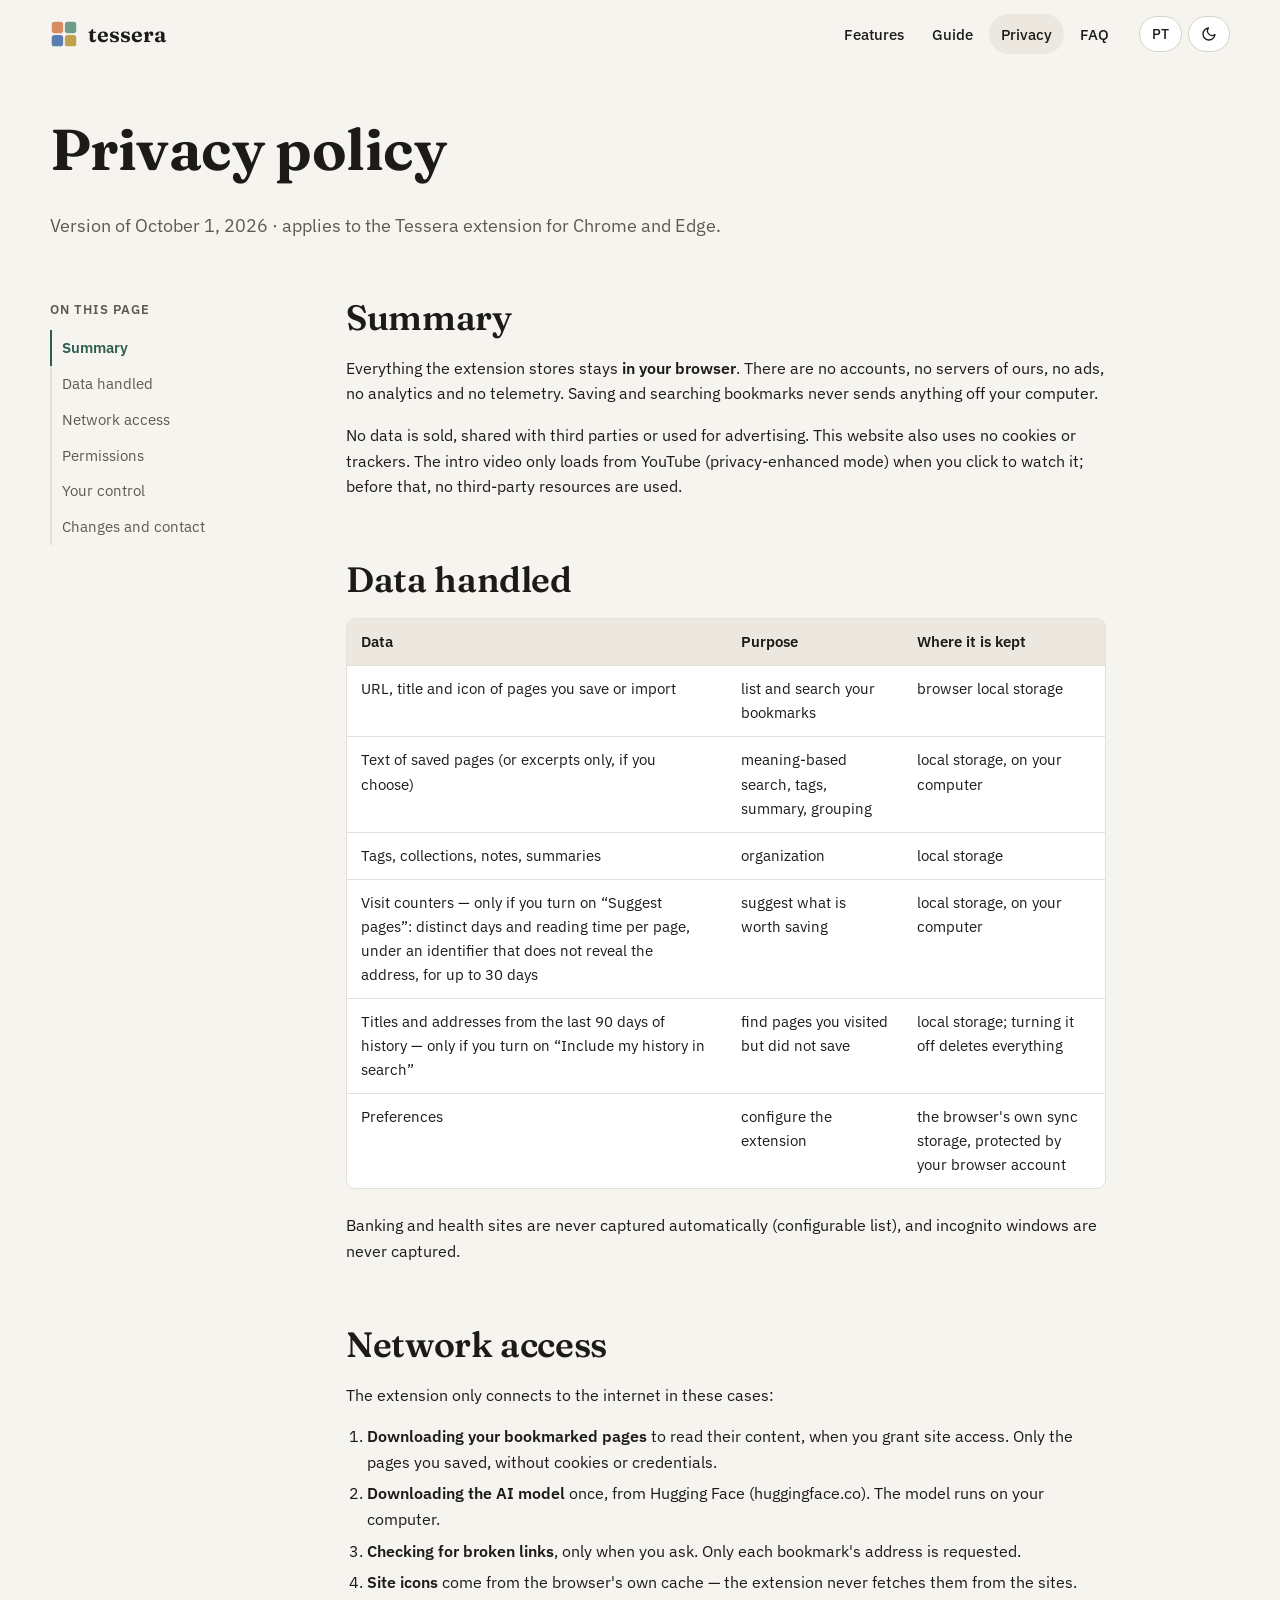
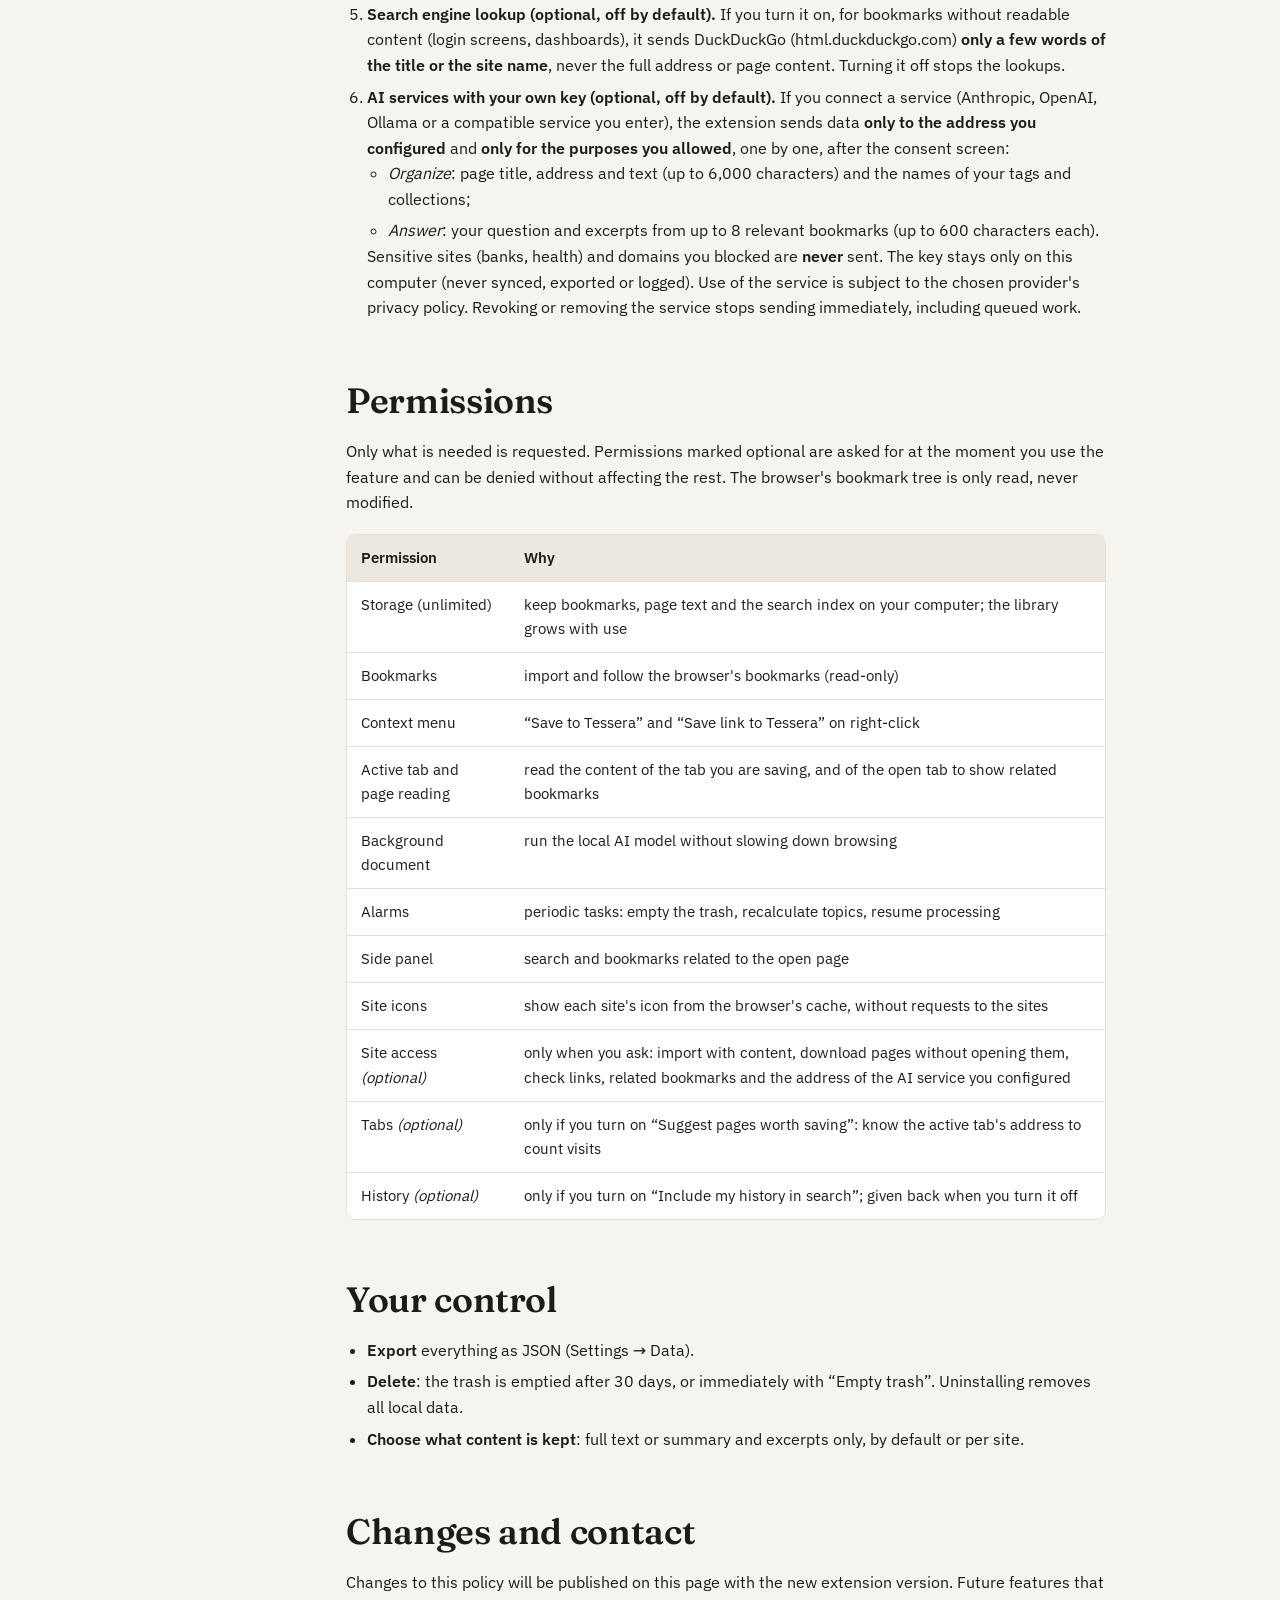
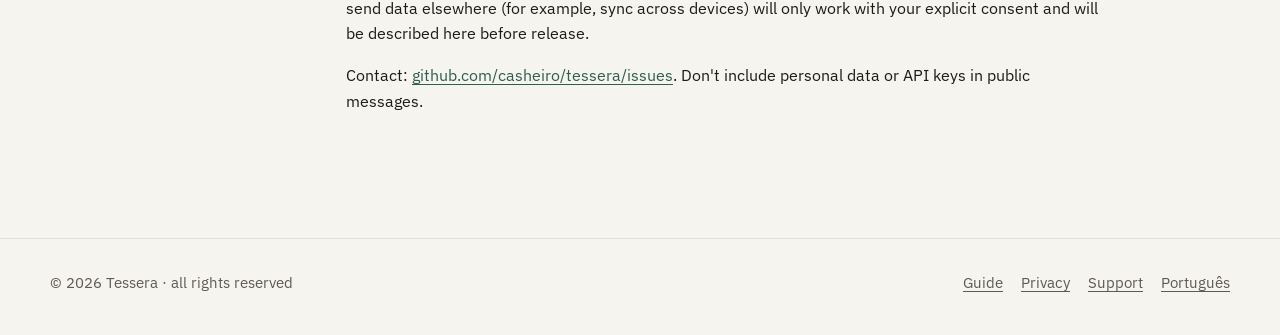
<file: en/privacy/index.html>
<!doctype html>
<html lang="en">
<head>
  <meta charset="utf-8">
  <meta name="viewport" content="width=device-width, initial-scale=1">
  <meta http-equiv="Content-Security-Policy" content="default-src 'self'; img-src 'self'; style-src 'self'; font-src 'self'; script-src 'self' 'sha256-xH2mcu5pQ/X+diC8rg2Joe4mghK6CAMMzoD2H6qysR8='; object-src 'none'; base-uri 'none'; form-action 'none'">
  <meta name="referrer" content="no-referrer">
  <title>Privacy policy — Tessera</title>
  <meta name="description" content="Privacy policy for the Tessera extension: what stays on your computer, when the extension uses the internet and which permissions it asks for.">
  <link rel="canonical" href="https://casheiro.github.io/tessera/en/privacy/">
  <link rel="alternate" hreflang="pt-BR" href="https://casheiro.github.io/tessera/privacidade/">
  <link rel="alternate" hreflang="en" href="https://casheiro.github.io/tessera/en/privacy/">
  <meta name="theme-color" content="#f6f4ef">
  <link rel="icon" href="../../assets/img/tessera.svg" type="image/svg+xml">
  <link rel="icon" href="../../assets/img/favicon-32.png" sizes="32x32" type="image/png">
  <link rel="stylesheet" href="../../assets/site.css">
  <script>try{var t=localStorage.getItem('tessera-theme');if(t)document.documentElement.dataset.theme=t}catch(e){}</script>
  <script src="../../assets/site.js" defer></script>
</head>
<body>
  <div class="read-bar" aria-hidden="true"></div>
  <a class="skip" href="#content">Skip to content</a>

  <header class="site-header">
    <div class="wrap">
      <a class="brand" href="../" aria-label="Tessera, home"><img src="../../assets/img/tessera.svg" alt="" width="28" height="28">tessera</a>
      <nav class="nav" id="nav" aria-label="Main">
        <a href="../#features">Features</a>
        <a href="../guide/">Guide</a>
        <a href="./" aria-current="page">Privacy</a>
        <a href="../#faq">FAQ</a>
      </nav>
      <div class="tools">
        <a class="chip" href="../../privacidade/" hreflang="pt-BR" lang="pt-BR" aria-label="Versão em português">PT</a>
        <button class="chip" type="button" data-theme-toggle aria-label="Dark theme">
          <svg data-icon="moon" viewBox="0 0 24 24" fill="none" stroke="currentColor" stroke-width="2" stroke-linecap="round" stroke-linejoin="round" aria-hidden="true"><path d="M21 12.8A9 9 0 1 1 11.2 3a7 7 0 0 0 9.8 9.8z"/></svg>
          <svg data-icon="sun" hidden viewBox="0 0 24 24" fill="none" stroke="currentColor" stroke-width="2" stroke-linecap="round" aria-hidden="true"><circle cx="12" cy="12" r="4"/><path d="M12 2v2M12 20v2M4.9 4.9l1.4 1.4M17.7 17.7l1.4 1.4M2 12h2M20 12h2M4.9 19.1l1.4-1.4M17.7 6.3l1.4-1.4"/></svg>
        </button>
        <button class="chip menu-btn" type="button" aria-expanded="false" aria-controls="nav" aria-label="Menu">
          <svg viewBox="0 0 24 24" fill="none" stroke="currentColor" stroke-width="2" stroke-linecap="round" aria-hidden="true"><path d="M4 7h16M4 12h16M4 17h16"/></svg>
        </button>
      </div>
    </div>
  </header>

  <main id="content">
    <div class="wrap doc-hero">
      <h1>Privacy policy</h1>
      <p>Version of October 1, 2026 · applies to the Tessera extension for Chrome and Edge.</p>
    </div>

    <div class="wrap doc-layout">
      <aside class="toc">
        <details>
          <summary>On this page</summary>
          <ol>
            <li><a href="#summary">Summary</a></li>
            <li><a href="#data">Data handled</a></li>
            <li><a href="#network">Network access</a></li>
            <li><a href="#permissions">Permissions</a></li>
            <li><a href="#control">Your control</a></li>
            <li><a href="#changes">Changes and contact</a></li>
          </ol>
        </details>
      </aside>

      <article class="prose">
        <section id="summary">
          <h2>Summary</h2>
          <p>Everything the extension stores stays <strong>in your browser</strong>. There are no accounts, no servers of
            ours, no ads, no analytics and no telemetry. Saving and searching bookmarks never sends anything off your
            computer.</p>
          <p>No data is sold, shared with third parties or used for advertising. This website also uses no cookies or
            trackers. The intro video only loads from YouTube (privacy-enhanced mode) when you click to watch it; before
            that, no third-party resources are used.</p>
        </section>

        <section id="data">
          <h2>Data handled</h2>
          <div class="table-wrap">
            <table>
              <thead><tr><th scope="col">Data</th><th scope="col">Purpose</th><th scope="col">Where it is kept</th></tr></thead>
              <tbody>
                <tr><td>URL, title and icon of pages you save or import</td><td>list and search your bookmarks</td><td>browser local storage</td></tr>
                <tr><td>Text of saved pages (or excerpts only, if you choose)</td><td>meaning-based search, tags, summary, grouping</td><td>local storage, on your computer</td></tr>
                <tr><td>Tags, collections, notes, summaries</td><td>organization</td><td>local storage</td></tr>
                <tr><td>Visit counters — only if you turn on “Suggest pages”: distinct days and reading time per page, under an identifier that does not reveal the address, for up to 30 days</td><td>suggest what is worth saving</td><td>local storage, on your computer</td></tr>
                <tr><td>Titles and addresses from the last 90 days of history — only if you turn on “Include my history in search”</td><td>find pages you visited but did not save</td><td>local storage; turning it off deletes everything</td></tr>
                <tr><td>Preferences</td><td>configure the extension</td><td>the browser's own sync storage, protected by your browser account</td></tr>
              </tbody>
            </table>
          </div>
          <p>Banking and health sites are never captured automatically (configurable list), and incognito windows are never
            captured.</p>
        </section>

        <section id="network">
          <h2>Network access</h2>
          <p>The extension only connects to the internet in these cases:</p>
          <ol>
            <li><strong>Downloading your bookmarked pages</strong> to read their content, when you grant site access. Only the
              pages you saved, without cookies or credentials.</li>
            <li><strong>Downloading the AI model</strong> once, from Hugging Face (huggingface.co). The model runs on your
              computer.</li>
            <li><strong>Checking for broken links</strong>, only when you ask. Only each bookmark's address is requested.</li>
            <li><strong>Site icons</strong> come from the browser's own cache — the extension never fetches them from the sites.</li>
            <li><strong>Search engine lookup (optional, off by default).</strong> If you turn it on, for bookmarks without
              readable content (login screens, dashboards), it sends DuckDuckGo (html.duckduckgo.com) <strong>only a few
              words of the title or the site name</strong>, never the full address or page content. Turning it off stops the
              lookups.</li>
            <li><strong>AI services with your own key (optional, off by default).</strong> If you connect a service
              (Anthropic, OpenAI, Ollama or a compatible service you enter), the extension sends data <strong>only to the
              address you configured</strong> and <strong>only for the purposes you allowed</strong>, one by one, after the
              consent screen:
              <ul>
                <li><em>Organize</em>: page title, address and text (up to 6,000 characters) and the names of your tags and
                  collections;</li>
                <li><em>Answer</em>: your question and excerpts from up to 8 relevant bookmarks (up to 600 characters each).</li>
              </ul>
              Sensitive sites (banks, health) and domains you blocked are <strong>never</strong> sent. The key stays only on
              this computer (never synced, exported or logged). Use of the service is subject to the chosen provider's privacy
              policy. Revoking or removing the service stops sending immediately, including queued work.</li>
          </ol>
        </section>

        <section id="permissions">
          <h2>Permissions</h2>
          <p>Only what is needed is requested. Permissions marked optional are asked for at the moment you use the feature
            and can be denied without affecting the rest. The browser's bookmark tree is only read, never modified.</p>
          <div class="table-wrap">
            <table>
              <thead><tr><th scope="col">Permission</th><th scope="col">Why</th></tr></thead>
              <tbody>
                <tr><td>Storage (unlimited)</td><td>keep bookmarks, page text and the search index on your computer; the library grows with use</td></tr>
                <tr><td>Bookmarks</td><td>import and follow the browser's bookmarks (read-only)</td></tr>
                <tr><td>Context menu</td><td>“Save to Tessera” and “Save link to Tessera” on right-click</td></tr>
                <tr><td>Active tab and page reading</td><td>read the content of the tab you are saving, and of the open tab to show related bookmarks</td></tr>
                <tr><td>Background document</td><td>run the local AI model without slowing down browsing</td></tr>
                <tr><td>Alarms</td><td>periodic tasks: empty the trash, recalculate topics, resume processing</td></tr>
                <tr><td>Side panel</td><td>search and bookmarks related to the open page</td></tr>
                <tr><td>Site icons</td><td>show each site's icon from the browser's cache, without requests to the sites</td></tr>
                <tr><td>Site access <em>(optional)</em></td><td>only when you ask: import with content, download pages without opening them, check links, related bookmarks and the address of the AI service you configured</td></tr>
                <tr><td>Tabs <em>(optional)</em></td><td>only if you turn on “Suggest pages worth saving”: know the active tab's address to count visits</td></tr>
                <tr><td>History <em>(optional)</em></td><td>only if you turn on “Include my history in search”; given back when you turn it off</td></tr>
              </tbody>
            </table>
          </div>
        </section>

        <section id="control">
          <h2>Your control</h2>
          <ul>
            <li><strong>Export</strong> everything as JSON (Settings → Data).</li>
            <li><strong>Delete</strong>: the trash is emptied after 30 days, or immediately with “Empty trash”. Uninstalling
              removes all local data.</li>
            <li><strong>Choose what content is kept</strong>: full text or summary and excerpts only, by default or per site.</li>
          </ul>
        </section>

        <section id="changes">
          <h2>Changes and contact</h2>
          <p>Changes to this policy will be published on this page with the new extension version. Future features that send
            data elsewhere (for example, sync across devices) will only work with your explicit consent and will be described
            here before release.</p>
          <p>Contact: <a href="https://github.com/casheiro/tessera/issues">github.com/casheiro/tessera/issues</a>. Don't
            include personal data or API keys in public messages.</p>
        </section>
      </article>
    </div>
  </main>

  <footer class="site-footer">
    <div class="wrap">
      <span>© 2026 Tessera · all rights reserved</span>
      <nav aria-label="Footer">
        <a href="../guide/">Guide</a>
        <a href="./">Privacy</a>
        <a href="https://github.com/casheiro/tessera/issues">Support</a>
        <a href="../../privacidade/" hreflang="pt-BR" lang="pt-BR">Português</a>
      </nav>
    </div>
  </footer>
</body>
</html>
</file>
<file: assets/site.css>
/* Tessera — site público. Mesma identidade da extensão (aparência Calma), escrito à parte: nenhum arquivo da extensão.
   SISTEMA (página inicial): creme quente · verde só para ação · as 4 cores do mosaico marcam as 4 peças do produto
   (1 Busca, 2 Relacionados, 3 Assuntos, 4 Respostas) · Fraunces grande + IBM Plex · raio da peça do logo nas mídias ·
   movimento calmo: um gesto de entrada ("a peça assenta"), moldura que troca de tela com o scroll, nada que prenda a rolagem. */

@font-face {
  font-family: 'Fraunces';
  font-style: normal;
  font-weight: 100 900;
  font-display: swap;
  src: url('fonts/fraunces-latin-wght-normal.woff2') format('woff2');
}
@font-face {
  font-family: 'Fraunces';
  font-style: italic;
  font-weight: 100 900;
  font-display: swap;
  src: url('fonts/fraunces-latin-wght-italic.woff2') format('woff2');
}
@font-face {
  font-family: 'IBM Plex Sans';
  font-weight: 400;
  font-display: swap;
  src: url('fonts/ibm-plex-sans-latin-400-normal.woff2') format('woff2');
}
@font-face {
  font-family: 'IBM Plex Sans';
  font-weight: 500;
  font-display: swap;
  src: url('fonts/ibm-plex-sans-latin-500-normal.woff2') format('woff2');
}
@font-face {
  font-family: 'IBM Plex Sans';
  font-weight: 600;
  font-display: swap;
  src: url('fonts/ibm-plex-sans-latin-600-normal.woff2') format('woff2');
}

:root {
  --font-display: 'Fraunces', Georgia, 'Times New Roman', serif;
  --font-ui: 'IBM Plex Sans', system-ui, -apple-system, 'Segoe UI', sans-serif;
  --font-mono: ui-monospace, 'Cascadia Mono', 'SFMono-Regular', Consolas, monospace;

  --bg: #f6f4ef;
  --surface: #ffffff;
  --surface-2: #ece8df;
  --text: #1c1b18;
  --muted: #5e5a51;
  --border: #e4e0d6;
  --border-strong: #d6d1c5;
  --accent: #2f5d50;
  --accent-contrast: #ffffff;
  --accent-soft: #e3ece8;
  --shadow: 0 1px 2px rgb(28 27 24 / 6%), 0 12px 32px -12px rgb(28 27 24 / 18%);
  --shadow-lg: 0 2px 4px rgb(28 27 24 / 5%), 0 30px 60px -24px rgb(28 27 24 / 30%);

  /* as quatro peças do mosaico (mesmas cores do ícone) */
  --t1: #d98c5f;
  --t2: #6e9e8a;
  --t3: #5b7db1;
  --t4: #c2a14d;

  /* faixa invertida (privacidade): verde profundo nos dois temas */
  --band-bg: #18261f;
  --band-text: #e9eee8;
  --band-muted: #b5c2b9;
  --band-line: rgb(233 238 232 / 30%);
  --band-accent: #9fd6c3;
  --x-clear: #3d63a8;

  --display-l: clamp(2rem, 1.35rem + 2.3vw, 3.25rem);
  --label: 600 0.78rem/1.2 var(--font-ui);

  --radius: 14px;
  --radius-sm: 9px;
  --radius-lg: 22px;
  --wrap: 1180px;
  --gutter: 20px;
  --section: clamp(72px, 9vw, 128px);

  --ease: cubic-bezier(0.33, 0, 0.2, 1);
  --dur: 1s;
  --rise: 18px;
  color-scheme: light;
}

@media (prefers-color-scheme: dark) {
  :root:not([data-theme='light']) {
    --bg: #1a1916;
    --surface: #22211d;
    --surface-2: #2c2b26;
    --text: #edeae3;
    --muted: #a8a296;
    --border: #34322c;
    --border-strong: #45423a;
    --accent: #7cc4b0;
    --accent-contrast: #0f1a17;
    --accent-soft: #1f2e29;
    --shadow: 0 1px 2px rgb(0 0 0 / 30%), 0 16px 40px -16px rgb(0 0 0 / 60%);
    --shadow-lg: 0 2px 4px rgb(0 0 0 / 30%), 0 30px 70px -24px rgb(0 0 0 / 75%);
    --band-bg: #203a30;
    --x-clear: #9cb8ec;
    color-scheme: dark;
  }
}
:root[data-theme='dark'] {
  --bg: #1a1916;
  --surface: #22211d;
  --surface-2: #2c2b26;
  --text: #edeae3;
  --muted: #a8a296;
  --border: #34322c;
  --border-strong: #45423a;
  --accent: #7cc4b0;
  --accent-contrast: #0f1a17;
  --accent-soft: #1f2e29;
  --shadow: 0 1px 2px rgb(0 0 0 / 30%), 0 16px 40px -16px rgb(0 0 0 / 60%);
  --shadow-lg: 0 2px 4px rgb(0 0 0 / 30%), 0 30px 70px -24px rgb(0 0 0 / 75%);
  --band-bg: #203a30;
  --x-clear: #9cb8ec;
  color-scheme: dark;
}

*,
*::before,
*::after {
  box-sizing: border-box;
}

html {
  scroll-behavior: smooth;
  scroll-padding-top: 88px;
  -webkit-text-size-adjust: 100%;
  interpolate-size: allow-keywords;
}
@media (prefers-reduced-motion: reduce) {
  html {
    scroll-behavior: auto;
  }
  *,
  *::before,
  *::after {
    transition: none !important;
    animation: none !important;
  }
}

/* troca de página suave entre início, guia e privacidade (Chrome e Edge; os demais navegam normalmente) */
@view-transition {
  navigation: auto;
}
@media (prefers-reduced-motion: reduce) {
  @view-transition {
    navigation: none;
  }
}
.site-header {
  view-transition-name: site-header;
}

body {
  margin: 0;
  background: var(--bg);
  color: var(--text);
  font: 400 16px/1.6 var(--font-ui);
  -webkit-font-smoothing: antialiased;
  overflow-x: clip;
}

[hidden] {
  display: none !important;
}

img {
  max-width: 100%;
  height: auto;
  display: block;
}

a {
  color: var(--accent);
  text-underline-offset: 3px;
  text-decoration-thickness: 1px;
}
a:hover {
  text-decoration-thickness: 2px;
}

:focus-visible {
  outline: 2px solid var(--accent);
  outline-offset: 3px;
  border-radius: 4px;
}

h1,
h2,
h3 {
  font-family: var(--font-display);
  font-weight: 600;
  line-height: 1.15;
  letter-spacing: -0.01em;
  margin: 0 0 0.5em;
}
h1 {
  font-size: clamp(2.3rem, 5.2vw, 3.6rem);
  font-weight: 650;
}
h2 {
  font-size: clamp(1.6rem, 3vw, 2.2rem);
}
h3 {
  font-size: 1.2rem;
}
p {
  margin: 0 0 1em;
}

kbd {
  font: 500 0.82em var(--font-mono);
  padding: 0.12em 0.45em;
  border: 1px solid var(--border-strong);
  border-bottom-width: 2px;
  border-radius: 6px;
  background: var(--surface);
  white-space: nowrap;
}
code {
  font: 0.88em var(--font-mono);
  background: var(--surface-2);
  padding: 0.1em 0.35em;
  border-radius: 5px;
  overflow-wrap: anywhere;
}

.wrap {
  width: min(100% - 2 * var(--gutter), var(--wrap));
  margin-inline: auto;
}

.skip {
  position: absolute;
  left: -9999px;
  top: 8px;
  background: var(--accent);
  color: var(--accent-contrast);
  padding: 8px 14px;
  border-radius: 8px;
  z-index: 100;
}
.skip:focus {
  left: 12px;
}

.sr-only {
  position: absolute;
  width: 1px;
  height: 1px;
  margin: -1px;
  padding: 0;
  overflow: hidden;
  clip: rect(0 0 0 0);
  white-space: nowrap;
  border: 0;
}

/* ---------- cabeçalho ---------- */

.site-header {
  position: sticky;
  top: 0;
  z-index: 50;
  background: color-mix(in srgb, var(--bg) 86%, transparent);
  backdrop-filter: blur(10px);
  -webkit-backdrop-filter: blur(10px);
  border-bottom: 1px solid transparent;
  transition: border-color 0.2s;
}
.site-header.scrolled {
  border-bottom-color: var(--border);
}
.site-header .wrap {
  display: flex;
  align-items: center;
  gap: 18px;
  min-height: 68px;
}
.brand {
  display: inline-flex;
  align-items: center;
  gap: 10px;
  color: var(--text);
  text-decoration: none;
  font: 650 1.35rem var(--font-display);
  margin-right: auto;
}
.brand img {
  width: 28px;
  height: 28px;
}
.nav {
  display: flex;
  align-items: center;
  gap: 4px;
}
.nav a {
  color: var(--text);
  text-decoration: none;
  font-weight: 500;
  font-size: 0.95rem;
  padding: 8px 12px;
  border-radius: 999px;
}
.nav a:hover,
.nav a[aria-current='page'] {
  background: var(--surface-2);
}
.tools {
  display: flex;
  align-items: center;
  gap: 6px;
}
.chip {
  display: inline-flex;
  align-items: center;
  gap: 6px;
  min-height: 36px;
  padding: 0 12px;
  border: 1px solid var(--border-strong);
  border-radius: 999px;
  background: var(--surface);
  color: var(--text);
  font: 500 0.85rem var(--font-ui);
  text-decoration: none;
  cursor: pointer;
}
.chip:hover {
  border-color: var(--accent);
}
.chip svg {
  width: 16px;
  height: 16px;
}
.menu-btn {
  display: none;
}
.tools .head-cta {
  margin-right: 6px;
}

@media (max-width: 999px) {
  .tools .head-cta {
    display: none;
  }
}
@media (max-width: 760px) {
  .menu-btn {
    display: inline-flex;
  }
  .nav {
    position: absolute;
    top: 100%;
    left: 0;
    right: 0;
    flex-direction: column;
    align-items: stretch;
    gap: 2px;
    padding: 10px var(--gutter) 16px;
    background: var(--bg);
    border-bottom: 1px solid var(--border);
    display: none;
  }
  .nav.open {
    display: flex;
  }
  .nav a {
    padding: 12px 14px;
    border-radius: 10px;
  }
}

/* ---------- botões (mesma física em todos: sobe 2px, 250 ms) ---------- */

.btn {
  display: inline-flex;
  align-items: center;
  justify-content: center;
  gap: 10px;
  min-height: 48px;
  padding: 0 20px;
  border-radius: 999px;
  border: 1px solid transparent;
  font: 600 1rem var(--font-ui);
  text-decoration: none;
  cursor: pointer;
  transition: transform 0.25s var(--ease), box-shadow 0.25s var(--ease), border-color 0.25s var(--ease), filter 0.25s;
}
.btn-primary {
  background: var(--accent);
  color: var(--accent-contrast);
}
.btn-primary:hover {
  filter: brightness(1.08);
}
.btn-ghost {
  border-color: var(--border-strong);
  color: var(--text);
  background: var(--surface);
}
.btn-ghost:hover {
  border-color: var(--accent);
}
@media (hover: hover) and (pointer: fine) {
  .btn:hover {
    transform: translateY(-2px);
    box-shadow: 0 10px 22px -12px rgb(28 27 24 / 45%);
  }
}
.btn-sm {
  min-height: 38px;
  padding: 0 16px;
  font-size: 0.9rem;
}
.btn-lg {
  min-height: 56px;
  padding: 0 26px;
  font-size: 1.05rem;
}
.btn-note {
  font-weight: 500;
  font-size: 0.8rem;
  padding: 2px 8px;
  border-radius: 999px;
  background: color-mix(in srgb, var(--accent-contrast) 18%, transparent);
}
.btn .play {
  width: 16px;
  height: 16px;
  fill: currentColor;
}
.btn[aria-disabled='true'] {
  cursor: default;
}
.btn small {
  font-weight: 500;
  font-size: 0.78rem;
  opacity: 0.8;
}

/* ---------- rótulos e peças ---------- */

.label {
  display: inline-flex;
  align-items: center;
  gap: 10px;
  font: var(--label);
  letter-spacing: 0.1em;
  text-transform: uppercase;
  color: var(--muted);
  margin: 0 0 18px;
}

/* ---------- herói tipográfico: o nome ocupa a largura ---------- */

.hero {
  position: relative;
  padding: clamp(20px, 3vw, 40px) 0 clamp(40px, 5vw, 64px);
  border-bottom: 1px solid var(--border);
}
.wordmark {
  display: flex;
  align-items: flex-end;
  gap: 0.12em;
  margin: 0 0 clamp(20px, 3vw, 34px) -0.05em;
  font: 700 clamp(4.6rem, 17vw, 15.5rem) / 0.8 var(--font-display);
  letter-spacing: -0.06em;
  color: var(--text);
}
.mark {
  display: inline-grid;
  grid-template-columns: repeat(2, 1fr);
  gap: 0.03em;
  width: 0.42em;
  height: 0.42em;
  margin: 0 0.06em 0.07em 0;
  flex: none;
}
.mark i {
  border-radius: 0.065em;
  background: var(--c);
}
.hero-row {
  display: grid;
  gap: 24px 56px;
  align-items: end;
}
.display {
  font-size: clamp(2.1rem, 1.3rem + 2.4vw, 3.6rem);
  font-weight: 650;
  line-height: 1.04;
  letter-spacing: -0.025em;
  margin: 0;
  text-wrap: balance;
}
.display em,
.display-l em {
  font-style: italic;
  font-weight: 560;
}
.lede {
  font-size: clamp(1.05rem, 1rem + 0.25vw, 1.18rem);
  color: var(--muted);
  max-width: 44ch;
}
.cta {
  display: flex;
  flex-wrap: wrap;
  gap: 12px;
  margin: 22px 0 14px;
}
.fineprint {
  font-size: 0.88rem;
  color: var(--muted);
}
@media (min-width: 960px) {
  .hero-row {
    grid-template-columns: minmax(0, 1.05fr) minmax(0, 0.95fr);
  }
  .hero-row .cta {
    margin-bottom: 12px;
  }
}
@media (prefers-reduced-motion: no-preference) {
  .wordmark .mark i {
    animation: settle 1s var(--ease) both;
  }
  .wordmark .mark i:nth-child(2) {
    animation-delay: 0.08s;
  }
  .wordmark .mark i:nth-child(3) {
    animation-delay: 0.16s;
  }
  .wordmark .mark i:nth-child(4) {
    animation-delay: 0.24s;
  }
}
@keyframes settle {
  from {
    opacity: 0;
    transform: translateY(var(--rise)) scale(0.985);
  }
}

/* ---------- entrada ao rolar: a peça assenta (o JS só marca .is-in) ---------- */

[data-reveal] {
  transition: opacity var(--dur) var(--ease), transform var(--dur) var(--ease);
  transition-delay: var(--delay, 0ms);
}
.can-reveal [data-reveal]:not(.is-in) {
  opacity: 0;
  transform: translateY(var(--rise)) scale(0.985);
}

/* ---------- seções ---------- */

.section {
  padding: var(--section) 0;
}
.section-head {
  max-width: 680px;
  margin-bottom: clamp(36px, 5vw, 56px);
}
.section-head p {
  color: var(--muted);
  font-size: 1.1rem;
}
.display-l {
  font-size: var(--display-l);
  line-height: 1.06;
  letter-spacing: -0.02em;
  text-wrap: balance;
}

/* ---------- réplicas da interface da extensão ----------
   Recriadas aqui com CSS próprio, usando os mesmos valores visuais da extensão (aparência Calma, que é a paleta deste
   site, e a Visual na tela de Assuntos). Nenhum arquivo da extensão é usado. As telas têm largura natural fixa e são
   reduzidas com `zoom` para caber (o JS calcula --k; sem JS fica 0.62). */

.fit {
  width: 100%;
  overflow: hidden;
}
.fit > .tx {
  zoom: var(--k, 0.62);
}
.fit:empty {
  display: none;
}
.tx {
  font: 400 14px/1.4 var(--font-ui);
  color: var(--text);
  background: var(--bg);
  text-align: left;
  -webkit-font-smoothing: antialiased;
}
.tx :where(p) {
  margin: 0;
}
.tx ul,
.tx ol {
  list-style: none;
  margin: 0;
  padding: 0;
}
.tx img {
  display: block;
  flex: none;
}
.tx-mark {
  display: inline-grid;
  grid-template-columns: 1fr 1fr;
  gap: 1.5px;
  width: 22px;
  height: 22px;
  flex: none;
}
.tx-mark i {
  border-radius: 2.4px;
}
.tx-mark i:nth-child(1) {
  background: #d98c5f;
}
.tx-mark i:nth-child(2) {
  background: #6e9e8a;
}
.tx-mark i:nth-child(3) {
  background: #5b7db1;
}
.tx-mark i:nth-child(4) {
  background: #c2a14d;
}
.tx-brand {
  display: inline-flex;
  align-items: center;
  gap: 10px;
  font: 600 18px var(--font-display);
  letter-spacing: -0.4px;
}
.tx-brand.big {
  font-size: 22px;
}
.tx-brand.big .tx-mark {
  width: 28px;
  height: 28px;
  gap: 2px;
}
.tx-btn {
  display: inline-flex;
  align-items: center;
  justify-content: center;
  min-height: 44px;
  padding: 0 14px;
  border: 1px solid var(--border-strong);
  border-radius: 8px;
  background: var(--surface);
  color: var(--text);
  white-space: nowrap;
}
.tx-primary {
  background: var(--accent);
  border-color: var(--accent);
  color: var(--accent-contrast);
}
.tx-search,
.tx-input {
  display: flex;
  align-items: center;
  justify-content: space-between;
  min-height: 42px;
  padding: 9px 12px;
  border: 1px solid var(--accent);
  border-radius: 12px;
  background: var(--surface);
  font-size: 15px;
  box-shadow: 0 0 0 2px var(--bg), 0 0 0 4px var(--accent);
}
.tx-q {
  white-space: nowrap;
  overflow: hidden;
}
.tx-ph {
  color: var(--muted);
}
.tx-clear {
  color: var(--x-clear);
  font-weight: 600;
  font-size: 18px;
  line-height: 1;
}
.tx-caret {
  display: none;
  width: 1.5px;
  height: 1.1em;
  margin-left: 1px;
  vertical-align: -0.2em;
  background: currentColor;
}
.typing .tx-caret {
  display: inline-block;
  animation: blink 1s steps(1) infinite;
}
@keyframes blink {
  50% {
    opacity: 0;
  }
}
.tx-res {
  display: flex;
  gap: 10px;
  padding: 12px 8px;
  border-radius: 8px;
}
.tx-res.sel {
  background: var(--surface);
}
.tx-res img,
.tx-fb {
  width: 28px;
  height: 28px;
  border-radius: 8px;
  margin-top: 1px;
  background: var(--surface-2);
}
.tx-fb {
  flex: none;
  display: inline-grid;
  place-items: center;
  font: 600 12px var(--font-ui);
}
.tx-res > div {
  min-width: 0;
  flex: 1;
}
.tx-rt {
  font-weight: 500;
  white-space: nowrap;
  overflow: hidden;
  text-overflow: ellipsis;
}
.tx-rm {
  color: var(--muted);
  font-size: 12px;
  margin-top: 2px;
}
.tx-rs {
  font-size: 13px;
  margin-top: 4px;
  display: -webkit-box;
  -webkit-line-clamp: 2;
  -webkit-box-orient: vertical;
  overflow: hidden;
}
.tx-rs mark {
  background: color-mix(in srgb, var(--accent) 25%, transparent);
  color: inherit;
  border-radius: 2px;
}
.tx-tags {
  display: flex;
  flex-wrap: wrap;
  gap: 4px;
  margin-top: 5px;
}
.tx-tags span {
  font-size: 11px;
  padding: 1px 6px;
  border-radius: 999px;
  background: var(--surface);
  border: 1px solid var(--border);
  color: var(--muted);
}

/* popup (400 px, como na extensão) */
.tx-popup {
  width: 400px;
  display: flex;
  flex-direction: column;
  gap: 10px;
  padding: 14px;
  border-radius: 12px;
  border: 1px solid var(--border);
  box-shadow: 0 24px 60px -20px rgb(28 27 24 / 40%), 0 2px 6px rgb(28 27 24 / 8%);
}
.tx-pophead {
  display: flex;
  justify-content: space-between;
  align-items: center;
}
.tx-ask {
  align-self: flex-start;
}
.tx-popfoot {
  display: flex;
  justify-content: space-between;
  padding-top: 10px;
  border-top: 1px solid var(--border);
  font-size: 12px;
  color: var(--accent);
}

/* navegador + painel lateral (760 px) */
.tx-browser {
  width: 760px;
  display: grid;
  grid-template-columns: minmax(0, 1fr) 400px;
  border-radius: 14px;
  overflow: hidden;
  border: 1px solid var(--border);
  box-shadow: 0 24px 60px -24px rgb(28 27 24 / 35%);
}
.tx-page {
  background: var(--surface);
  padding: 22px 24px;
  display: flex;
  flex-direction: column;
  gap: 12px;
}
.tx-url {
  font: 500 12px var(--font-mono);
  color: var(--muted);
  padding: 7px 12px;
  border-radius: 999px;
  background: var(--surface-2);
  overflow: hidden;
  white-space: nowrap;
  text-overflow: ellipsis;
}
.tx-ptitle2 {
  margin-top: 14px;
  font: 700 28px var(--font-ui);
  letter-spacing: -0.5px;
}
.tx-line {
  display: block;
  height: 9px;
  border-radius: 5px;
  background: var(--surface-2);
}
.w90 {
  width: 90%;
}
.w75 {
  width: 75%;
}
.w82 {
  width: 82%;
}
.w60 {
  width: 60%;
}
.w88 {
  width: 88%;
}
.w70 {
  width: 70%;
}
.tx-side {
  display: flex;
  flex-direction: column;
  gap: 12px;
  padding: 14px;
  border-left: 1px solid var(--border);
  background: var(--bg);
}
.tx-sidehead {
  display: flex;
  justify-content: space-between;
  align-items: center;
}
.tx-links {
  display: flex;
  gap: 12px;
  font-size: 12px;
  color: var(--accent);
}
.tx-sectitle {
  margin: 8px 0 0;
  font: 600 16px var(--font-display);
}
.tx-side .tx-res {
  padding: 10px 2px;
}

/* telas da página de gerenciamento (1200 px) */
.tx-screen {
  width: 1280px;
  display: grid;
  border-radius: 14px;
  overflow: hidden;
  border: 1px solid var(--border);
  box-shadow: 0 30px 70px -30px rgb(28 27 24 / 35%);
}
.tx-head {
  display: flex;
  justify-content: space-between;
  align-items: flex-end;
  gap: 16px;
}
.tx-title {
  font: 600 40px/1.1 var(--font-display);
  letter-spacing: -0.6px;
}
.tx-sub {
  color: var(--muted);
  margin-top: 4px;
}
.tx-acts {
  display: flex;
  gap: 8px;
}
.tx-main {
  padding: 32px 30px;
  display: grid;
  gap: 16px;
  align-content: start;
  min-width: 0;
}

/* Assuntos na aparência Visual (peças tingidas) */
.tx-visual {
  --bg: #fbfaf7;
  --surface: #ffffff;
  --surface-2: #f1eee7;
  --text: #1c1b18;
  --muted: #5e5a51;
  --border: #ece8df;
  --border-strong: #dcd6ca;
  --accent: #34507f;
  --accent-contrast: #ffffff;
  grid-template-columns: 88px minmax(0, 1fr) 460px;
}
.terra {
  --t-hex: #d98c5f;
  --tint: #f8e9e0;
  --ink: #8a4b2a;
}
.rose {
  --t-hex: #cf6f7e;
  --tint: #f8e6e9;
  --ink: #8c3c4a;
}
.violet {
  --t-hex: #9a6fb0;
  --tint: #efe7f4;
  --ink: #62437a;
}
.sage {
  --t-hex: #6e9e8a;
  --tint: #e6f0eb;
  --ink: #3f6a58;
}
.ochre {
  --t-hex: #c2a14d;
  --tint: #f5eedb;
  --ink: #735c1e;
}
.tx-rail {
  height: 100%;
  display: flex;
  flex-direction: column;
  align-items: center;
  gap: 14px;
  padding: 24px 0;
  border-right: 1px solid var(--border);
}
.tx-rail .tx-mark {
  width: 30px;
  height: 30px;
  gap: 2px;
  margin-bottom: 10px;
}
.tx-ri {
  display: grid;
  place-items: center;
  width: 48px;
  height: 48px;
  border-radius: 14px;
  color: var(--muted);
}
.tx-ri svg,
.tx-ni svg {
  width: 20px;
  height: 20px;
  fill: none;
  stroke: currentColor;
  stroke-width: 1.8;
  stroke-linecap: round;
  stroke-linejoin: round;
}
.tx-gear {
  margin-top: auto;
}
.tx-ri.on {
  box-shadow: inset 0 0 0 2px var(--accent);
  background: color-mix(in srgb, var(--accent) 18%, transparent);
  color: var(--accent);
}
.tx-seg {
  display: flex;
  gap: 6px;
}
.tx-seg span {
  font-size: 12px;
  padding: 6px 12px;
  border-radius: 999px;
  border: 1px solid var(--border-strong);
}
.tx-seg .on {
  background: var(--text);
  color: var(--bg);
  border-color: var(--text);
}
.tx-grid {
  display: grid;
  grid-template-columns: repeat(3, minmax(0, 1fr));
  gap: 16px;
}
.tx-topic {
  display: grid;
  grid-template-columns: 1fr auto;
  grid-template-areas: 'icons icons' 'name count';
  gap: 12px 10px;
  align-content: start;
  padding: 18px;
  border-radius: 18px;
  border: 2px solid transparent;
  background: var(--tint);
}
.tx-topic.sel {
  border-color: var(--ink);
}
.tx-icons {
  grid-area: icons;
  display: grid;
  grid-template-columns: repeat(6, minmax(0, 1fr));
  gap: 6px;
}
.tx-icons > * {
  aspect-ratio: 1;
  width: 100%;
  border-radius: 8px;
  background: var(--surface);
}
.tx-icons b {
  display: grid;
  place-items: center;
  font: 600 15px var(--font-ui);
  color: var(--ink);
}
.tx-tname {
  grid-area: name;
  font: 600 21px/1.2 var(--font-display);
}
.tx-count {
  grid-area: count;
  font: 400 12px var(--font-mono);
  color: var(--ink);
  align-self: baseline;
}
.tx-none {
  display: flex;
  justify-content: space-between;
  padding: 14px 18px;
  border: 1px dashed var(--border-strong);
  border-radius: 18px;
}
.tx-none .tx-count {
  color: var(--muted);
}
.tx-panel {
  display: flex;
  flex-direction: column;
  gap: 14px;
  padding: 30px 26px;
  background: var(--surface);
  border-left: 1px solid var(--border);
}
.tx-panel::before {
  content: '';
  height: 8px;
  border-radius: 4px;
  background: var(--t-hex);
}
.tx-kicker {
  display: flex;
  align-items: center;
  gap: 8px;
  font-size: 12px;
  font-weight: 600;
  letter-spacing: 1px;
  text-transform: uppercase;
  color: var(--muted);
}
.tx-kicker i {
  width: 12px;
  height: 12px;
  border-radius: 3px;
  background: var(--t-hex);
}
.tx-ptitle {
  font: 600 29px/1.15 var(--font-display);
}
.tx-chips {
  display: flex;
  flex-wrap: wrap;
  gap: 6px;
}
.tx-chips span {
  font-size: 12px;
  padding: 3px 10px;
  border-radius: 999px;
  background: var(--tint);
  color: var(--ink);
}
.tx-cards {
  display: grid;
  grid-template-columns: repeat(2, minmax(0, 1fr));
  gap: 12px;
}
.tx-cards li {
  position: relative;
  display: flex;
  flex-direction: column;
  align-items: flex-start;
  gap: 2px;
  padding: 14px;
  border: 1px solid var(--border);
  border-radius: 12px;
  background: var(--bg);
}
.tx-cards img {
  width: 32px;
  height: 32px;
  border-radius: 12px;
  margin-bottom: 8px;
}
.tx-similar img {
  width: 28px;
  height: 28px;
}
.tx-open {
  position: absolute;
  top: 8px;
  right: 10px;
  font-style: normal;
  font-size: 15px;
  color: var(--muted);
}
.tx-cards b {
  font-weight: 500;
}
.tx-cards span {
  font: 400 12px var(--font-mono);
  color: var(--muted);
}
.tx-cards .tx-btn {
  margin-top: 10px;
  min-height: 40px;
  font: 400 14px var(--font-ui);
  color: var(--text);
  border-radius: 12px;
}
.tx-visual .tx-btn {
  border-radius: 12px;
}
.tx-psub {
  margin-top: 6px;
  padding-top: 14px;
  border-top: 1px solid var(--border-strong);
  font: 600 21px var(--font-display);
}
.tx-pnote {
  color: var(--muted);
  margin-top: -10px;
}

/* Biblioteca (aparência Calma) */
.tx-lib {
  grid-template-columns: 248px minmax(0, 1fr);
}
.tx-nav {
  height: 100%;
  display: flex;
  flex-direction: column;
  gap: 8px;
  padding: 24px 16px;
  border-right: 1px solid var(--border);
}
.tx-nav .tx-brand {
  margin: 0 6px 12px;
}
.tx-navlbl {
  font-size: 12px;
  color: var(--muted);
  margin: 0 6px;
}
.tx-input {
  justify-content: flex-start;
  white-space: nowrap;
  overflow: hidden;
  border-color: var(--border-strong);
  box-shadow: none;
  border-radius: 8px;
  font-size: 14px;
  margin-bottom: 12px;
}
.tx-ni {
  display: flex;
  align-items: center;
  gap: 10px;
  min-height: 44px;
  padding: 0 12px;
  border-radius: 8px;
  font-size: 15px;
}
.tx-ni svg {
  color: var(--muted);
}
.tx-ni em {
  margin-left: auto;
  font: 400 12px var(--font-mono);
  color: var(--muted);
}
.tx-navfoot {
  margin-top: auto;
}
.tx-ni.on {
  background: color-mix(in srgb, var(--accent) 18%, transparent);
  box-shadow: inset 3px 0 0 var(--accent);
  font-weight: 600;
}
.tx-ni.on svg {
  color: var(--accent);
}
.tx-filters {
  display: flex;
  gap: 8px;
  flex-wrap: wrap;
}
.tx-filters span {
  display: inline-flex;
  align-items: center;
  gap: 24px;
  min-height: 36px;
  padding: 0 10px;
  border: 1px solid var(--border-strong);
  border-radius: 8px;
  background: var(--surface);
}
.tx-filters span::after {
  content: '▾';
  font-size: 11px;
}
.tx-filters .wide {
  flex: 2 1 auto;
  justify-content: space-between;
}
.tx-filters .date::after {
  content: '▭';
}
.tx-filters em {
  font-style: normal;
  align-self: center;
}
.tx-libcols {
  display: grid;
  grid-template-columns: minmax(0, 1fr) 340px;
  gap: 16px;
  align-items: start;
}
.tx-count2 {
  display: flex;
  align-items: center;
  gap: 8px;
  margin: 4px 8px 0;
  color: var(--muted);
}
.tx-count2 .tx-cb {
  margin-top: 0;
}
.tx-detail {
  padding: 14px;
  border: 1px solid var(--border);
  border-radius: 12px;
  background: var(--surface);
  color: var(--muted);
  text-align: center;
}
.tx-answer {
  padding: 10px 12px;
  border-left: 3px solid var(--accent);
  background: var(--surface);
  border-radius: 8px;
  line-height: 1.5;
  max-width: 620px;
}
.tx-answer u {
  font-weight: 700;
  text-underline-offset: 2px;
}
.tx-sources {
  font: 400 12px var(--font-mono);
  color: var(--muted);
}
.tx-sources ol {
  list-style: decimal;
  padding-left: 20px;
  margin-top: 4px;
  display: grid;
  gap: 2px;
  color: var(--text);
}
.tx-sources li {
  font: 700 12px var(--font-ui);
  text-decoration: underline;
}
.tx-list li {
  display: flex;
  gap: 12px;
  align-items: flex-start;
  padding: 10px 8px;
}
.tx-cb {
  width: 16px;
  height: 16px;
  margin-top: 8px;
  border: 1.5px solid var(--border-strong);
  border-radius: 3px;
  flex: none;
}
.tx-list img {
  width: 28px;
  height: 28px;
  border-radius: 6px;
}

/* modo escuro: as réplicas seguem o tema (a Calma escura é a paleta escura deste site) */
@media (prefers-color-scheme: dark) {
  :root:not([data-theme='light']) .tx-visual {
    --bg: #16171a;
    --surface: #1f2024;
    --surface-2: #2a2c31;
    --text: #ecedef;
    --muted: #a3a7ae;
    --border: #2e3036;
    --border-strong: #3a3d44;
    --accent: #b7c8e8;
    --accent-contrast: #16171a;
  }
  :root:not([data-theme='light']) .terra {
    --tint: #3a2a21;
    --ink: #f2c4a8;
  }
  :root:not([data-theme='light']) .rose {
    --tint: #3a2428;
    --ink: #f0b8c2;
  }
  :root:not([data-theme='light']) .violet {
    --tint: #2f2536;
    --ink: #d5bce6;
  }
  :root:not([data-theme='light']) .sage {
    --tint: #243129;
    --ink: #b5d6c7;
  }
  :root:not([data-theme='light']) .ochre {
    --tint: #342d1c;
    --ink: #e6d39a;
  }
}
:root[data-theme='dark'] .tx-visual {
  --bg: #16171a;
  --surface: #1f2024;
  --surface-2: #2a2c31;
  --text: #ecedef;
  --muted: #a3a7ae;
  --border: #2e3036;
  --border-strong: #3a3d44;
  --accent: #b7c8e8;
  --accent-contrast: #16171a;
}
:root[data-theme='dark'] .terra {
  --tint: #3a2a21;
  --ink: #f2c4a8;
}
:root[data-theme='dark'] .rose {
  --tint: #3a2428;
  --ink: #f0b8c2;
}
:root[data-theme='dark'] .violet {
  --tint: #2f2536;
  --ink: #d5bce6;
}
:root[data-theme='dark'] .sage {
  --tint: #243129;
  --ink: #b5d6c7;
}
:root[data-theme='dark'] .ochre {
  --tint: #342d1c;
  --ink: #e6d39a;
}

@media (max-width: 639px) {
  .tx-screen.tx-visual {
    width: 520px;
    grid-template-columns: minmax(0, 1fr);
  }
  .tx-visual .tx-rail,
  .tx-visual .tx-panel,
  .tx-visual .tx-acts {
    display: none;
  }
  .tx-visual .tx-grid {
    grid-template-columns: repeat(2, minmax(0, 1fr));
  }
  .tx-screen.tx-lib {
    width: 480px;
    grid-template-columns: minmax(0, 1fr);
  }
  .tx-lib .tx-nav,
  .tx-lib .tx-detail {
    display: none;
  }
  .tx-libcols {
    grid-template-columns: minmax(0, 1fr);
  }
  .tx-browser {
    width: 400px;
    grid-template-columns: minmax(0, 1fr);
  }
  .tx-page {
    display: none;
  }
  .tx-side {
    border-left: 0;
  }
}

/* ---------- a pilha: dos favoritos soltos à tela de Assuntos, e a busca (guiado pelo scroll) ---------- */

.pile {
  border-bottom: 1px solid var(--border);
}
.pile-stage {
  display: grid;
  gap: 32px;
  padding: clamp(48px, 6vw, 80px) 0;
}
.pile-caps {
  display: grid;
  gap: 28px;
}
.cap h3 {
  font-size: clamp(1.7rem, 1.2rem + 1.4vw, 2.6rem);
  line-height: 1.05;
  letter-spacing: -0.02em;
}
.cap p:not(.label) {
  color: var(--muted);
  font-size: 1.06rem;
  max-width: 40ch;
}
.cap0,
.loose {
  display: none;
}
.pile-board {
  position: relative;
}
/* as telas recriadas têm largura natural grande: as colunas não podem crescer com elas */
.pile-stage > *,
.demo-panel > *,
.demo-shot,
.fit {
  min-width: 0;
}
.fit-pop {
  width: min(400px, 82%);
  margin: -18% 0 0 auto;
  position: relative;
}
@media (min-width: 960px) {
  .pile-stage {
    grid-template-columns: minmax(0, 0.58fr) minmax(0, 1.42fr);
    align-items: center;
    gap: 48px;
  }
  .fit-pop {
    position: absolute;
    right: -2%;
    top: 14%;
    width: 38%;
    margin: 0;
  }
}

/* o movimento: só com scroll-driven animations, tela larga e movimento permitido */
@media (min-width: 960px) and (prefers-reduced-motion: no-preference) {
  @supports (animation-timeline: view()) {
    .pile {
      height: 320vh;
      view-timeline-name: --pile;
    }
    .pile-stage {
      position: sticky;
      top: 68px;
      min-height: calc(100vh - 68px);
    }
    .pile-caps {
      position: relative;
      min-height: 260px;
    }
    .cap {
      position: absolute;
      inset: 0 0 auto 0;
    }
    .cap0,
    .loose {
      display: block;
    }
    .loose {
      position: absolute;
      inset: 0;
      z-index: 2;
      list-style: none;
      margin: 0;
      padding: 0;
      pointer-events: none;
    }
    .loose li {
      position: absolute;
      display: flex;
      align-items: center;
      gap: 10px;
      padding: 10px 14px 10px 10px;
      border-radius: 12px;
      background: var(--surface);
      border: 1px solid var(--border);
      box-shadow: 0 10px 24px -14px rgb(28 27 24 / 40%);
      font-size: 0.92rem;
      white-space: nowrap;
    }
    .loose img {
      width: 22px;
      height: 22px;
      border-radius: 5px;
    }
    .cap,
    .loose li,
    .fit-topics,
    .fit-pop,
    .pile .tx-typed,
    .pile .tx-res {
      animation-timeline: --pile;
      animation-range: contain 0% contain 100%;
      animation-fill-mode: both;
      animation-timing-function: linear;
    }
    .cap0 {
      animation-name: cap0;
    }
    .cap1 {
      animation-name: cap1;
    }
    .cap2 {
      animation-name: cap2;
    }
    .loose li {
      animation-name: gather;
    }
    .fit-topics {
      animation-name: screen-in;
    }
    .fit-pop {
      animation-name: pop-in;
    }
    .pile .tx-typed {
      display: inline-block;
      animation-name: typing;
    }
    .pile .tx-res {
      animation-name: res1;
    }
    .pile .tx-res + .tx-res {
      animation-name: res2;
    }
  }
}
@keyframes cap0 {
  0%, 22% { opacity: 1; translate: 0; }
  28%, 100% { opacity: 0; translate: 0 -16px; }
}
@keyframes cap1 {
  0%, 26% { opacity: 0; translate: 0 16px; }
  32%, 52% { opacity: 1; translate: 0; }
  58%, 100% { opacity: 0; translate: 0 -16px; }
}
@keyframes cap2 {
  0%, 56% { opacity: 0; translate: 0 16px; }
  62%, 100% { opacity: 1; translate: 0; }
}
@keyframes gather {
  0%, 18% { opacity: 1; transform: translate(0, 0) rotate(var(--r, 0deg)); }
  36%, 100% { opacity: 0; transform: translate(var(--gx, 0), var(--gy, 0)) rotate(0deg) scale(0.4); }
}
@keyframes screen-in {
  0%, 28% { opacity: 0; transform: translateY(40px) scale(0.96); }
  42%, 100% { opacity: 1; transform: none; }
}
@keyframes pop-in {
  0%, 56% { opacity: 0; transform: translateX(60px); }
  64%, 100% { opacity: 1; transform: none; }
}
@keyframes typing {
  0%, 64% { clip-path: inset(0 100% 0 0); }
  76%, 100% { clip-path: inset(0 0 0 0); }
}
@keyframes res1 {
  0%, 78% { opacity: 0; transform: translateY(10px); }
  83%, 100% { opacity: 1; transform: none; }
}
@keyframes res2 {
  0%, 82% { opacity: 0; transform: translateY(10px); }
  87%, 100% { opacity: 1; transform: none; }
}
/* onde cada favorito solto começa (e para onde converge) */
.loose li:nth-child(1) { left: 4%; top: 6%; --r: -6deg; --gx: 240px; --gy: 160px; }
.loose li:nth-child(2) { left: 46%; top: 2%; --r: 4deg; --gx: -80px; --gy: 190px; }
.loose li:nth-child(3) { left: 22%; top: 20%; --r: 3deg; --gx: 120px; --gy: 90px; }
.loose li:nth-child(4) { left: 58%; top: 16%; --r: -5deg; --gx: -160px; --gy: 110px; }
.loose li:nth-child(5) { left: 2%; top: 36%; --r: 7deg; --gx: 260px; --gy: 10px; }
.loose li:nth-child(6) { left: 38%; top: 34%; --r: -3deg; --gx: -10px; --gy: 20px; }
.loose li:nth-child(7) { left: 76%; top: 26%; --r: 6deg; --gx: -260px; --gy: 30px; }
.loose li:nth-child(8) { left: 16%; top: 50%; --r: -8deg; --gx: 170px; --gy: -60px; }
.loose li:nth-child(9) { left: 52%; top: 52%; --r: 5deg; --gx: -110px; --gy: -70px; }
.loose li:nth-child(10) { left: 30%; top: 66%; --r: 3deg; --gx: 60px; --gy: -150px; }
.loose li:nth-child(11) { left: 64%; top: 68%; --r: -6deg; --gx: -190px; --gy: -160px; }
.loose li:nth-child(12) { left: 6%; top: 78%; --r: 5deg; --gx: 230px; --gy: -230px; }
.loose li:nth-child(13) { left: 44%; top: 84%; --r: -4deg; --gx: -40px; --gy: -260px; }
.loose li:nth-child(14) { left: 74%; top: 86%; --r: 8deg; --gx: -240px; --gy: -270px; }

/* ---------- experimente: as quatro telas, com a demonstração ---------- */

.demo-bar {
  display: flex;
  flex-wrap: wrap;
  align-items: center;
  gap: 8px;
  margin-bottom: 28px;
}
.demo:not(.demo-ready) .demo-bar {
  display: none;
}
.demo-tabs {
  display: flex;
  flex-wrap: wrap;
  gap: 8px;
}
.demo-tab {
  display: inline-flex;
  align-items: center;
  gap: 10px;
  min-height: 46px;
  padding: 0 18px;
  border-radius: 999px;
  border: 1px solid var(--border-strong);
  background: var(--surface);
  color: var(--text);
  font: 500 0.98rem var(--font-ui);
  cursor: pointer;
}
.demo-tab i {
  width: 12px;
  height: 12px;
  border-radius: 3.5px;
  background: var(--c);
}
.demo-tab[aria-selected='true'] {
  background: var(--text);
  color: var(--bg);
  border-color: var(--text);
}
.demo-pause {
  margin-left: auto;
  min-height: 46px;
  padding: 0 16px;
  border-radius: 999px;
  border: 1px dashed var(--border-strong);
  background: transparent;
  color: var(--muted);
  font: 500 0.9rem var(--font-ui);
  cursor: pointer;
}
.demo-panel {
  display: grid;
  gap: 28px;
  align-items: center;
}
.demo-panel + .demo-panel {
  margin-top: 56px;
}
.demo-ready .demo-panel + .demo-panel {
  margin-top: 0;
}
.demo-copy h3 {
  font-size: clamp(1.6rem, 1.2rem + 1vw, 2.2rem);
  line-height: 1.08;
}
.demo-copy p {
  color: var(--muted);
}
.demo-note {
  font-size: 0.95rem;
  padding-left: 14px;
  border-left: 3px solid var(--border-strong);
}
.demo-shot {
  padding: clamp(16px, 3vw, 32px);
  border-radius: var(--radius-lg);
  background: var(--surface-2);
  overflow: hidden;
}
/* altura fixa: trocar de aba não empurra o resto da página; a tela mais alta some suavemente embaixo */
@media (min-width: 960px) {
  .demo-ready .demo-shot {
    height: 540px;
    -webkit-mask-image: linear-gradient(#000 88%, transparent);
    mask-image: linear-gradient(#000 88%, transparent);
  }
  .demo-ready .demo-panel {
    align-items: start;
  }
  .demo-ready .demo-copy {
    padding-top: 40px;
  }
}
.demo-shot-pop .fit {
  max-width: 400px;
  margin-inline: auto;
}
.demo-panel [data-step] {
  transition: opacity 0.45s var(--ease), translate 0.45s var(--ease);
}
.demo-panel.playing [data-step]:not(.on) {
  opacity: 0;
  translate: 0 10px;
}
@media (min-width: 960px) {
  .demo-panel {
    grid-template-columns: minmax(0, 0.72fr) minmax(0, 1.28fr);
    gap: 48px;
  }
}

/* ---------- mosaico de recursos (peças de tamanhos diferentes) ---------- */

.bento {
  display: grid;
  gap: 14px;
  grid-template-columns: minmax(0, 1fr);
}
.cell {
  background: var(--surface);
  border: 1px solid var(--border);
  border-radius: var(--radius-lg);
  padding: 26px;
  min-width: 0;
}
.cell h3 {
  font-size: 1.3rem;
  margin-bottom: 8px;
}
.cell p {
  margin: 0;
  color: var(--muted);
}
.cell .icon {
  width: 38px;
  height: 38px;
  border-radius: 11px;
  display: grid;
  place-items: center;
  margin-bottom: 18px;
  background: var(--surface-2);
  color: var(--text);
}
.cell .icon svg {
  width: 19px;
  height: 19px;
}
.cell .tag-demo {
  display: flex;
  flex-wrap: wrap;
  align-items: center;
  gap: 8px;
  margin-top: 22px;
  font-size: 0.88rem;
}
.tag-demo .src {
  font-weight: 600;
  margin-right: 4px;
}
.tag-demo .tag {
  padding: 3px 10px;
  border-radius: 999px;
  border: 1px solid var(--border-strong);
  color: var(--muted);
  background: var(--bg);
}
.cell .opt-line {
  margin: -4px 0 8px;
  font: 500 0.72rem var(--font-ui);
  letter-spacing: 0.08em;
  text-transform: uppercase;
  color: var(--muted);
}
.keys {
  margin: 0;
  display: grid;
  gap: 10px;
}
.keys div {
  display: grid;
  gap: 2px;
}
.keys dt {
  font-size: 0.95rem;
}
.keys dd {
  margin: 0;
  color: var(--muted);
}
.cell-look {
  display: grid;
  gap: 22px;
  padding-bottom: 0;
  overflow: hidden;
}
.cell-shot {
  margin: 0 -26px 0 0;
  border-radius: 14px 0 0 0;
  overflow: hidden;
  border: 1px solid var(--border);
  border-right: 0;
  border-bottom: 0;
  align-self: end;
}
@media (min-width: 640px) and (max-width: 999px) {
  .bento {
    grid-template-columns: repeat(2, minmax(0, 1fr));
  }
  .cell-org,
  .cell-look,
  .cell-lnk {
    grid-column: span 2;
  }
}
@media (min-width: 1000px) {
  .bento {
    grid-template-columns: repeat(4, minmax(0, 1fr));
    grid-template-areas:
      'org org imp keys'
      'look look sug his'
      'look look lnk lnk';
  }
  .cell-org {
    grid-area: org;
  }
  .cell-imp {
    grid-area: imp;
  }
  .cell-keys {
    grid-area: keys;
  }
  .cell-look {
    grid-area: look;
  }
  .cell-sug {
    grid-area: sug;
  }
  .cell-his {
    grid-area: his;
  }
  .cell-lnk {
    grid-area: lnk;
  }
  .cell-org h3 {
    font-size: 1.6rem;
  }
}

/* ---------- privacidade: faixa invertida com a fronteira do computador ---------- */

.privacy {
  background: var(--band-bg);
  color: var(--band-text);
  border-block: 1px solid var(--band-line);
}
.privacy .label,
.privacy .section-head p {
  color: var(--band-muted);
}
.privacy a {
  color: var(--band-accent);
}
.privacy :focus-visible {
  outline-color: var(--band-accent);
}
.boundary {
  display: grid;
  gap: 28px;
  align-items: center;
}
.inside {
  position: relative;
  border: 1.5px solid var(--band-line);
  border-radius: var(--radius-lg);
  padding: 28px;
  background: rgb(255 255 255 / 4%);
}
.boundary h3 {
  display: flex;
  align-items: center;
  gap: 12px;
  font-size: 1.35rem;
  margin-bottom: 16px;
}
.boundary h3 svg {
  width: 26px;
  height: 26px;
  flex: 0 0 auto;
}
.boundary ul {
  list-style: none;
  margin: 0;
  padding: 0;
  display: grid;
  gap: 12px;
}
.inside li {
  position: relative;
  padding-left: 26px;
}
.inside li::before {
  content: '';
  position: absolute;
  left: 0;
  top: 0.45em;
  width: 12px;
  height: 12px;
  border-radius: 3.5px;
  background: var(--band-accent);
}
.outside li {
  position: relative;
  padding-left: 34px;
  color: var(--band-muted);
}
.outside li::before {
  content: '';
  position: absolute;
  left: 0;
  top: 0.8em;
  width: 22px;
  border-top: 1.5px dashed var(--band-line);
}
.outside li::after {
  content: '';
  position: absolute;
  left: 18px;
  top: calc(0.8em - 3.5px);
  border: 4px solid transparent;
  border-left: 6px solid var(--band-muted);
  border-right: 0;
}
.privacy-foot {
  margin: 36px 0 0;
  color: var(--band-muted);
}
@media (min-width: 860px) {
  .boundary {
    grid-template-columns: minmax(0, 1fr) minmax(0, 1fr);
    gap: 0;
  }
  .inside {
    padding: 40px;
  }
  .outside {
    padding-left: 0;
    margin-left: -1px;
  }
  .outside h3,
  .outside li {
    margin-left: 0;
  }
  .outside h3 {
    padding-left: 34px;
  }
  .outside li {
    padding-left: 68px;
  }
  .outside li::before {
    width: 56px;
  }
  .outside li::after {
    left: 52px;
  }
}

/* ---------- passos ---------- */

.steps {
  counter-reset: step;
  display: grid;
  gap: 14px;
  grid-template-columns: repeat(auto-fit, minmax(min(100%, 260px), 1fr));
  list-style: none;
  padding: 0;
  margin: 0;
}
.steps li {
  counter-increment: step;
  position: relative;
  padding: 24px 24px 26px;
  background: var(--surface);
  border: 1px solid var(--border);
  border-radius: var(--radius-lg);
}
.steps li::before {
  content: counter(step, decimal-leading-zero);
  display: grid;
  place-items: center;
  width: 40px;
  height: 40px;
  margin-bottom: 18px;
  border-radius: 11px;
  font: 650 1.05rem var(--font-display);
  background: var(--accent-soft);
  color: var(--accent);
}
.steps strong {
  display: block;
  margin-bottom: 6px;
  font: 600 1.25rem/1.2 var(--font-display);
}
.steps span {
  color: var(--muted);
}
#comecar .cta {
  margin-top: 32px;
}

/* privacidade em colunas (mantido para outras páginas) */

/* ---------- perguntas ---------- */

.faq-layout {
  display: grid;
  gap: 8px;
}
@media (min-width: 960px) {
  .faq-layout {
    grid-template-columns: minmax(0, 4fr) minmax(0, 7fr);
    gap: 56px;
    align-items: start;
  }
  .faq-head {
    position: sticky;
    top: 110px;
  }
}
.faq {
  display: grid;
  gap: 10px;
  max-width: 820px;
}
.faq details {
  background: var(--surface);
  border: 1px solid var(--border);
  border-radius: var(--radius);
  padding: 0 20px;
  transition: border-color 0.25s var(--ease);
}
.faq details[open] {
  border-color: var(--border-strong);
}
.faq summary {
  cursor: pointer;
  list-style: none;
  padding: 18px 32px 18px 0;
  font-weight: 600;
  position: relative;
}
.faq summary::-webkit-details-marker {
  display: none;
}
.faq summary::after {
  content: '+';
  position: absolute;
  right: 0;
  top: 14px;
  font: 400 1.5rem var(--font-ui);
  color: var(--muted);
  transition: transform 0.35s var(--ease);
}
.faq details[open] summary::after {
  transform: rotate(45deg);
}
/* abertura suave onde o navegador permite; nos demais, abre normalmente */
.faq details::details-content {
  block-size: 0;
  overflow: clip;
  transition: block-size 0.45s var(--ease), content-visibility 0.45s allow-discrete;
}
.faq details[open]::details-content {
  block-size: auto;
}
.faq details > div {
  padding-bottom: 18px;
  color: var(--muted);
}
.faq details > div p:last-child {
  margin: 0;
}

/* ---------- chamada final: o nome de novo, grande ---------- */

.closing {
  position: relative;
  padding: var(--section) 0 clamp(48px, 6vw, 80px);
  border-top: 1px solid var(--border);
}
.closing .display-l {
  margin: 0;
  max-width: 14ch;
}
.closing .cta {
  margin: 0;
}
.mosaic {
  display: inline-grid;
  grid-template-columns: repeat(2, 22px);
  gap: 6px;
  margin-bottom: 18px;
}
.mosaic i {
  width: 22px;
  height: 22px;
  border-radius: 6px;
}
.mosaic i:nth-child(1) {
  background: var(--t1);
}
.mosaic i:nth-child(2) {
  background: var(--t2);
}
.mosaic i:nth-child(3) {
  background: var(--t3);
}
.mosaic i:nth-child(4) {
  background: var(--t4);
}

/* ---------- rodapé ---------- */

.site-footer {
  border-top: 1px solid var(--border);
  padding: 32px 0 40px;
  color: var(--muted);
  font-size: 0.92rem;
}
.site-footer .wrap {
  display: flex;
  flex-wrap: wrap;
  gap: 12px 24px;
  align-items: center;
  justify-content: space-between;
}
.site-footer nav {
  display: flex;
  flex-wrap: wrap;
  gap: 6px 18px;
}
.site-footer a {
  color: var(--muted);
}
.site-footer a:hover {
  color: var(--text);
}

/* ---------- páginas de documento (guia, privacidade) ---------- */

.eyebrow {
  display: inline-flex;
  align-items: center;
  gap: 8px;
  font: italic 500 1.1rem var(--font-display);
  color: var(--muted);
  margin-bottom: 14px;
}
.shot {
  border-radius: var(--radius);
  border: 1px solid var(--border);
  box-shadow: var(--shadow);
  background: var(--surface);
  overflow: hidden;
}
.shot button {
  all: unset;
  display: block;
  cursor: zoom-in;
  width: 100%;
}
.shot button:focus-visible {
  outline: 2px solid var(--accent);
  outline-offset: -4px;
}
.doc-hero {
  padding: 48px 0 8px;
}
.doc-hero p {
  color: var(--muted);
  font-size: 1.1rem;
  max-width: 62ch;
}
.doc-layout {
  display: grid;
  gap: 32px;
  padding: 24px 0 72px;
}
@media (min-width: 1000px) {
  .doc-layout {
    grid-template-columns: 240px minmax(0, 1fr);
    gap: 56px;
  }
}
.toc {
  font-size: 0.93rem;
}
.toc details {
  background: var(--surface);
  border: 1px solid var(--border);
  border-radius: var(--radius-sm);
  padding: 4px 14px;
}
.toc summary {
  cursor: pointer;
  font-weight: 600;
  padding: 10px 0;
}
.toc ol {
  list-style: none;
  padding: 0 0 8px;
  margin: 0;
}
.toc a {
  display: block;
  padding: 6px 10px;
  border-left: 2px solid var(--border);
  color: var(--muted);
  text-decoration: none;
}
.toc a:hover {
  color: var(--text);
}
.toc a.active {
  color: var(--accent);
  border-left-color: var(--accent);
  font-weight: 600;
}
@media (min-width: 1000px) {
  .toc {
    position: sticky;
    top: 92px;
    align-self: start;
    max-height: calc(100vh - 110px);
    overflow: auto;
  }
  .toc details {
    background: none;
    border: 0;
    padding: 0;
  }
  .toc summary {
    pointer-events: none;
    list-style: none;
    color: var(--muted);
    font-size: 0.8rem;
    text-transform: uppercase;
    letter-spacing: 0.08em;
  }
  .toc summary::-webkit-details-marker {
    display: none;
  }
}

.prose {
  max-width: 760px;
  min-width: 0;
}
.prose section {
  padding-top: 8px;
  margin-bottom: 52px;
}
.prose h2 {
  display: flex;
  align-items: baseline;
  gap: 12px;
}
.prose h2 .n {
  font: 600 0.95rem var(--font-ui);
  color: var(--accent);
  background: var(--accent-soft);
  border-radius: 8px;
  padding: 2px 9px;
  transform: translateY(-4px);
}
.prose h3 {
  margin-top: 1.6em;
}
.prose ul,
.prose ol {
  padding-left: 1.3em;
}
.prose li + li {
  margin-top: 6px;
}
.prose figure {
  margin: 22px 0 26px;
}
.prose figcaption {
  font-size: 0.88rem;
  color: var(--muted);
  margin-top: 10px;
}
.callout {
  border: 1px solid var(--border);
  border-left: 4px solid var(--accent);
  background: var(--surface);
  border-radius: var(--radius-sm);
  padding: 14px 18px;
  margin: 20px 0;
}
.callout p:last-child {
  margin: 0;
}
.table-wrap {
  overflow-x: auto;
  margin: 18px 0 24px;
  border: 1px solid var(--border);
  border-radius: var(--radius-sm);
  background: var(--surface);
}
table {
  border-collapse: collapse;
  width: 100%;
  font-size: 0.94rem;
}
th,
td {
  text-align: left;
  vertical-align: top;
  padding: 11px 14px;
  border-bottom: 1px solid var(--border);
}
tr:last-child td {
  border-bottom: 0;
}
th {
  font-weight: 600;
  background: var(--surface-2);
}

/* lista de primeiros passos (marcável) */
.checklist {
  list-style: none;
  padding: 0 !important;
  margin: 18px 0;
  display: grid;
  gap: 10px;
}
.checklist li {
  margin: 0 !important;
}
.checklist label {
  display: flex;
  gap: 14px;
  align-items: flex-start;
  padding: 14px 16px;
  background: var(--surface);
  border: 1px solid var(--border);
  border-radius: var(--radius-sm);
  cursor: pointer;
}
.checklist input {
  appearance: none;
  flex: 0 0 auto;
  width: 22px;
  height: 22px;
  margin: 2px 0 0;
  border: 2px solid var(--border-strong);
  border-radius: 7px;
  display: grid;
  place-items: center;
  cursor: pointer;
}
.checklist input::after {
  content: '';
  width: 10px;
  height: 6px;
  border: solid var(--accent-contrast);
  border-width: 0 0 2.5px 2.5px;
  transform: rotate(-45deg) translate(1px, -1px);
  opacity: 0;
}
.checklist input:checked {
  background: var(--accent);
  border-color: var(--accent);
}
.checklist input:checked::after {
  opacity: 1;
}
.checklist input:checked + span {
  color: var(--muted);
}
.checklist input:checked + span strong {
  text-decoration: line-through;
  text-decoration-color: var(--border-strong);
}
.progress {
  display: flex;
  align-items: center;
  gap: 12px;
  font-size: 0.9rem;
  color: var(--muted);
}
.progress .bar {
  flex: 1;
  height: 8px;
  border-radius: 99px;
  background: var(--surface-2);
  overflow: hidden;
}
.progress .bar i {
  display: block;
  height: 100%;
  width: 0;
  background: var(--accent);
  transition: width 0.3s;
}

/* barra de leitura */
.read-bar {
  position: fixed;
  top: 0;
  left: 0;
  height: 3px;
  width: 0;
  background: var(--accent);
  z-index: 60;
}

/* copiar */
.copy-row {
  display: flex;
  align-items: center;
  gap: 8px;
  flex-wrap: wrap;
}
.copy {
  min-height: 30px;
  padding: 0 10px;
  font-size: 0.8rem;
}

/* ---------- ampliar imagem ---------- */

dialog.lightbox {
  border: 0;
  padding: 0;
  background: transparent;
  max-width: min(96vw, 1400px);
  max-height: 94vh;
}
dialog.lightbox::backdrop {
  background: rgb(10 10 9 / 82%);
}
dialog.lightbox img {
  max-height: 86vh;
  width: auto;
  margin: 0 auto;
  border-radius: 10px;
}
dialog.lightbox p {
  color: #edeae3;
  text-align: center;
  margin: 12px 0 0;
  font-size: 0.92rem;
}
dialog.lightbox .close {
  position: fixed;
  top: 14px;
  right: 14px;
  background: #edeae3;
  color: #1c1b18;
  border-color: transparent;
}

/* 404 */
.notfound {
  min-height: 60vh;
  display: grid;
  place-items: center;
  text-align: center;
  padding: 64px 0;
}

/* utilitários (a política de segurança da página não permite estilos inline) */
.c1 {
  --c: var(--t1);
}
.c2 {
  --c: var(--t2);
}
.c3 {
  --c: var(--t3);
}
.c4 {
  --c: var(--t4);
}
.center {
  justify-content: center;
}

/* vídeo: capa local; o player do YouTube só carrega no clique (sem terceiros antes disso) */
.video {
  position: relative;
  aspect-ratio: 16 / 9;
  border-radius: var(--radius-lg);
  overflow: hidden;
  background: #111;
  border: 1px solid var(--border);
  box-shadow: var(--shadow-lg);
}
.video-play {
  all: unset;
  position: absolute;
  inset: 0;
  cursor: pointer;
  display: grid;
  place-items: center;
}
.video-play img {
  position: absolute;
  inset: 0;
  width: 100%;
  height: 100%;
  object-fit: cover;
  transition: transform 0.6s var(--ease);
}
.video-play::after {
  content: '';
  position: absolute;
  inset: 0;
  background: linear-gradient(180deg, rgb(10 10 9 / 0%) 62%, rgb(10 10 9 / 38%));
}
.play-badge {
  position: relative;
  z-index: 1;
  width: 92px;
  height: 92px;
  border-radius: 50%;
  display: grid;
  place-items: center;
  background: var(--accent);
  color: var(--accent-contrast);
  box-shadow: 0 12px 36px rgb(0 0 0 / 35%), 0 0 0 10px color-mix(in srgb, var(--accent) 25%, transparent);
  transition: transform 0.25s var(--ease), box-shadow 0.25s var(--ease);
}
.play-badge svg {
  width: 38px;
  height: 38px;
  fill: currentColor;
  transform: translateX(3px);
}
.video-meta {
  position: absolute;
  z-index: 1;
  left: 18px;
  bottom: 16px;
  padding: 4px 12px;
  border-radius: 999px;
  background: rgb(10 10 9 / 66%);
  color: #fff;
  font-weight: 600;
  font-size: 0.9rem;
}
.video-play:hover img {
  transform: scale(1.02);
}
.video-play:hover .play-badge,
.video-play:focus-visible .play-badge {
  transform: scale(1.07);
  box-shadow: 0 14px 40px rgb(0 0 0 / 40%), 0 0 0 14px color-mix(in srgb, var(--accent) 30%, transparent);
}
.video-play:focus-visible {
  outline: 3px solid var(--accent);
  outline-offset: -3px;
}
.video iframe {
  position: absolute;
  inset: 0;
  width: 100%;
  height: 100%;
  border: 0;
}
.video-note {
  margin: 14px 0 0;
  font-size: 0.86rem;
  color: var(--muted);
}
@media (max-width: 560px) {
  .play-badge {
    width: 68px;
    height: 68px;
  }
  .play-badge svg {
    width: 28px;
    height: 28px;
  }
}
</file>
